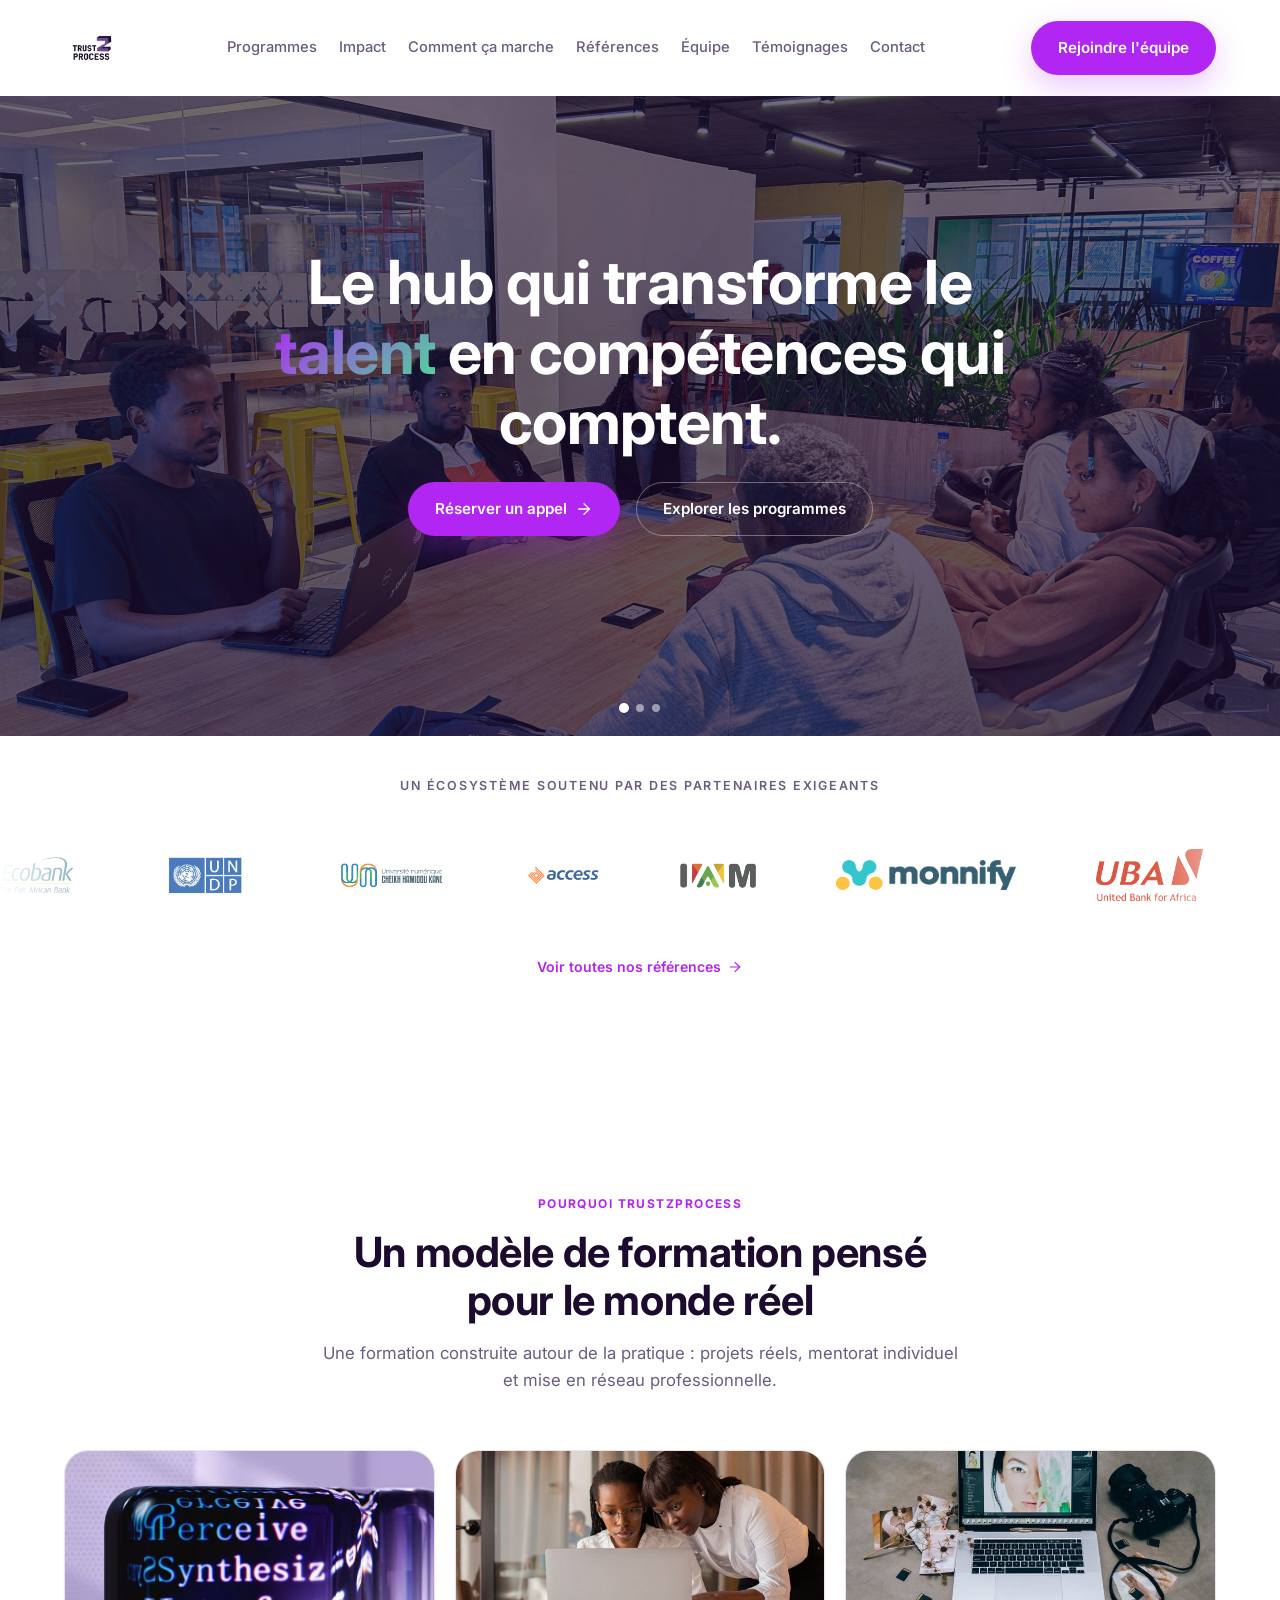
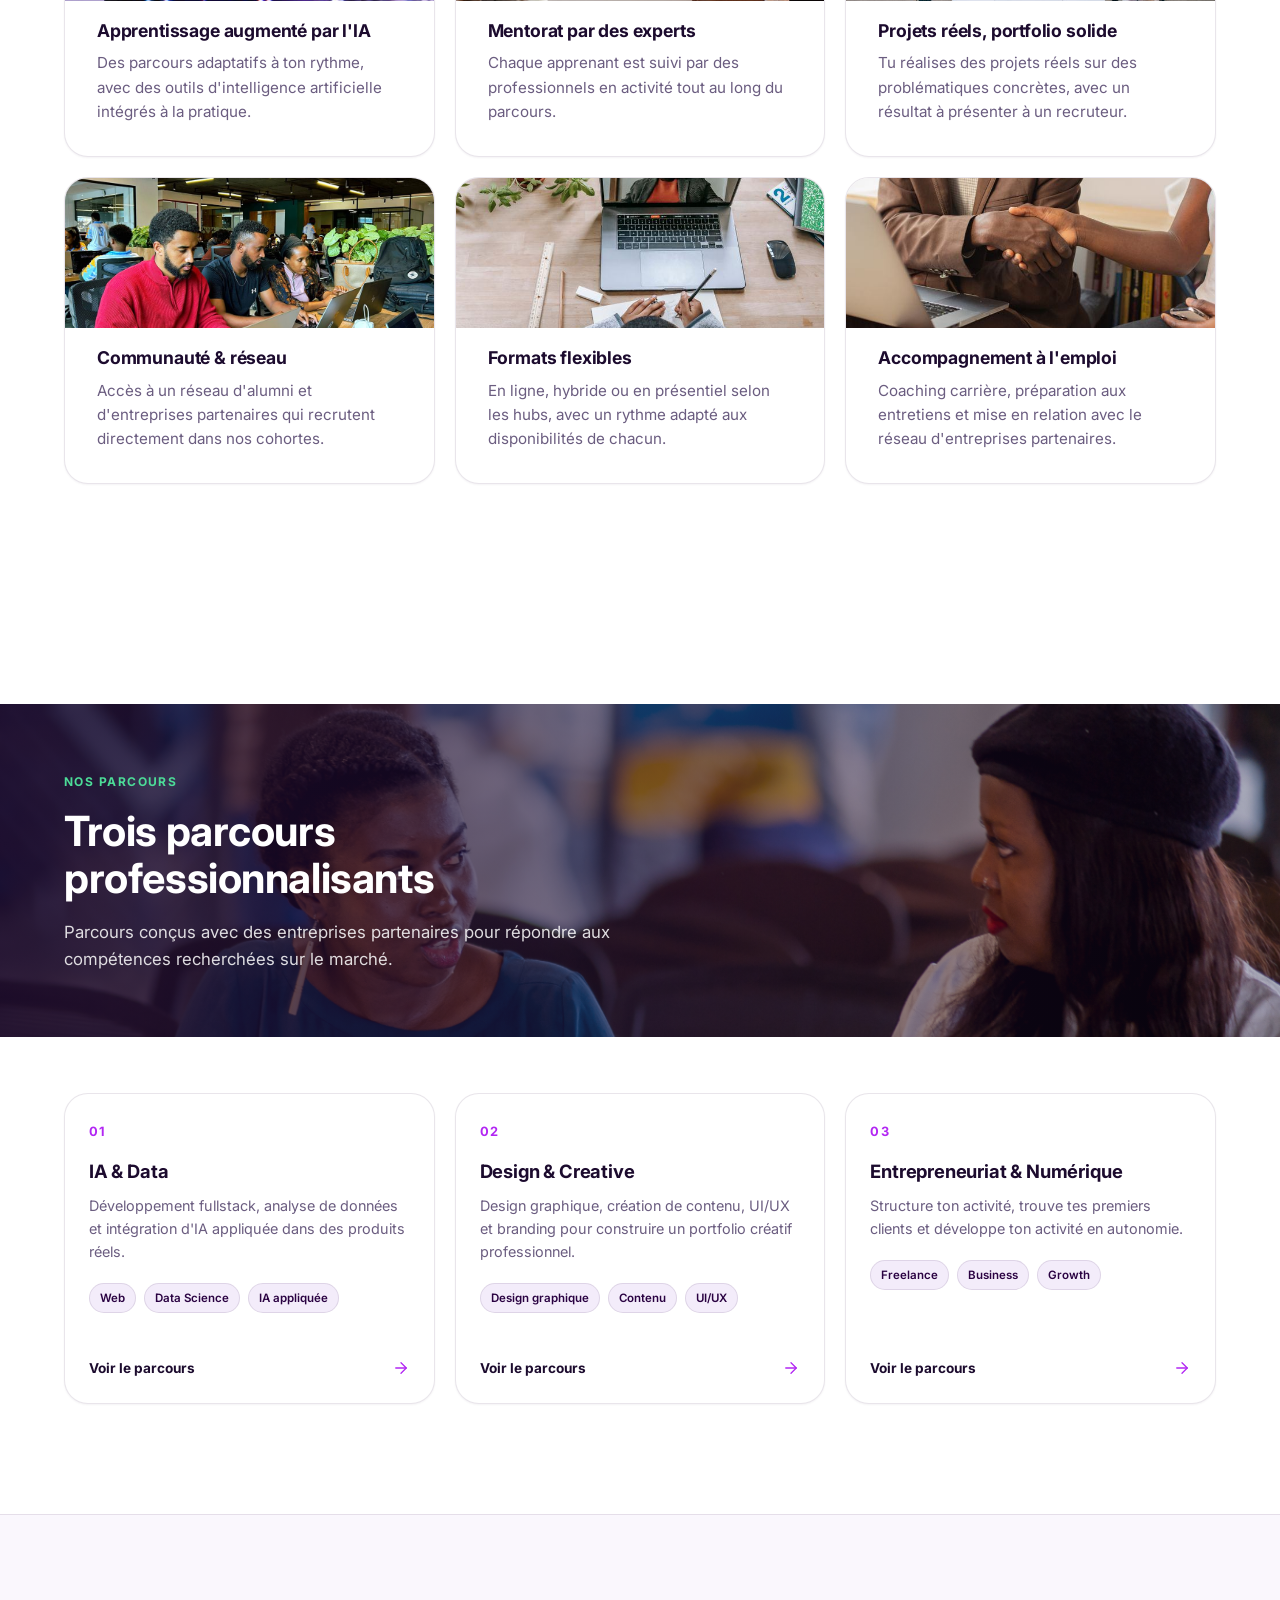
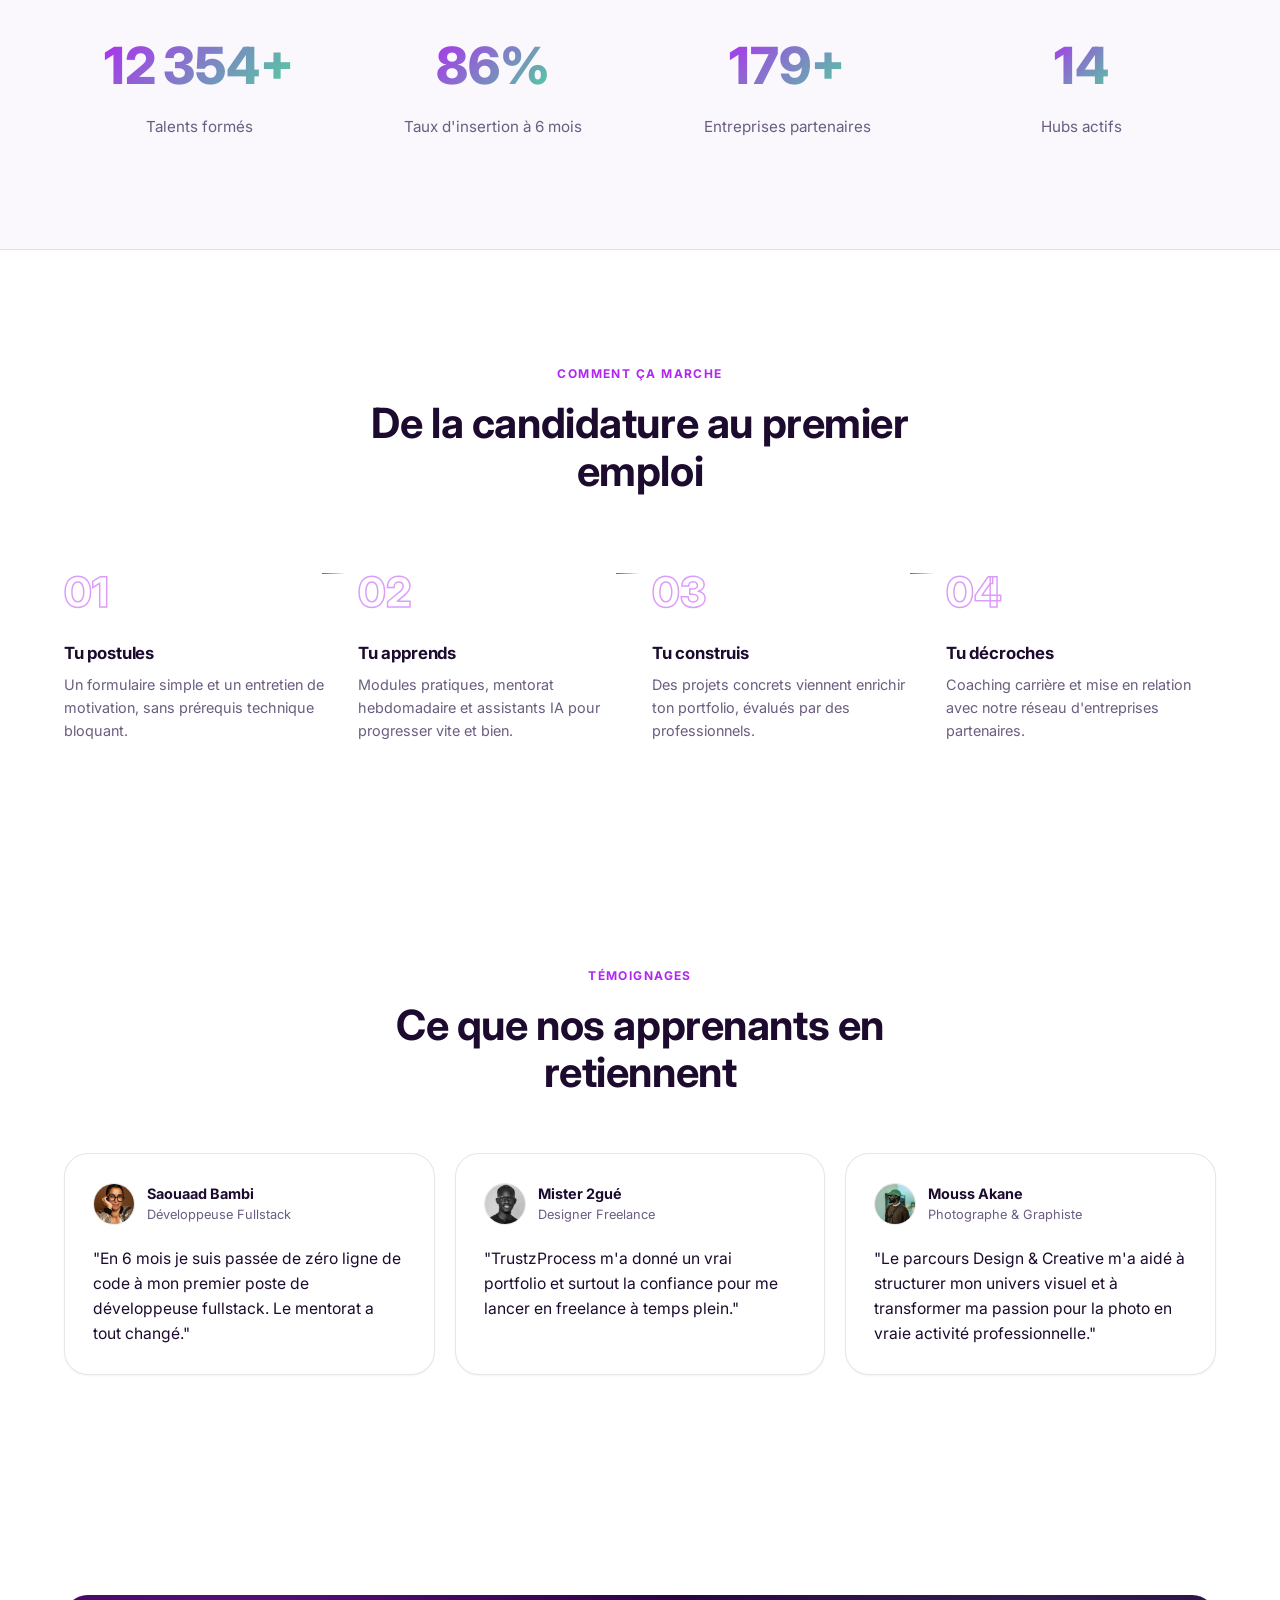
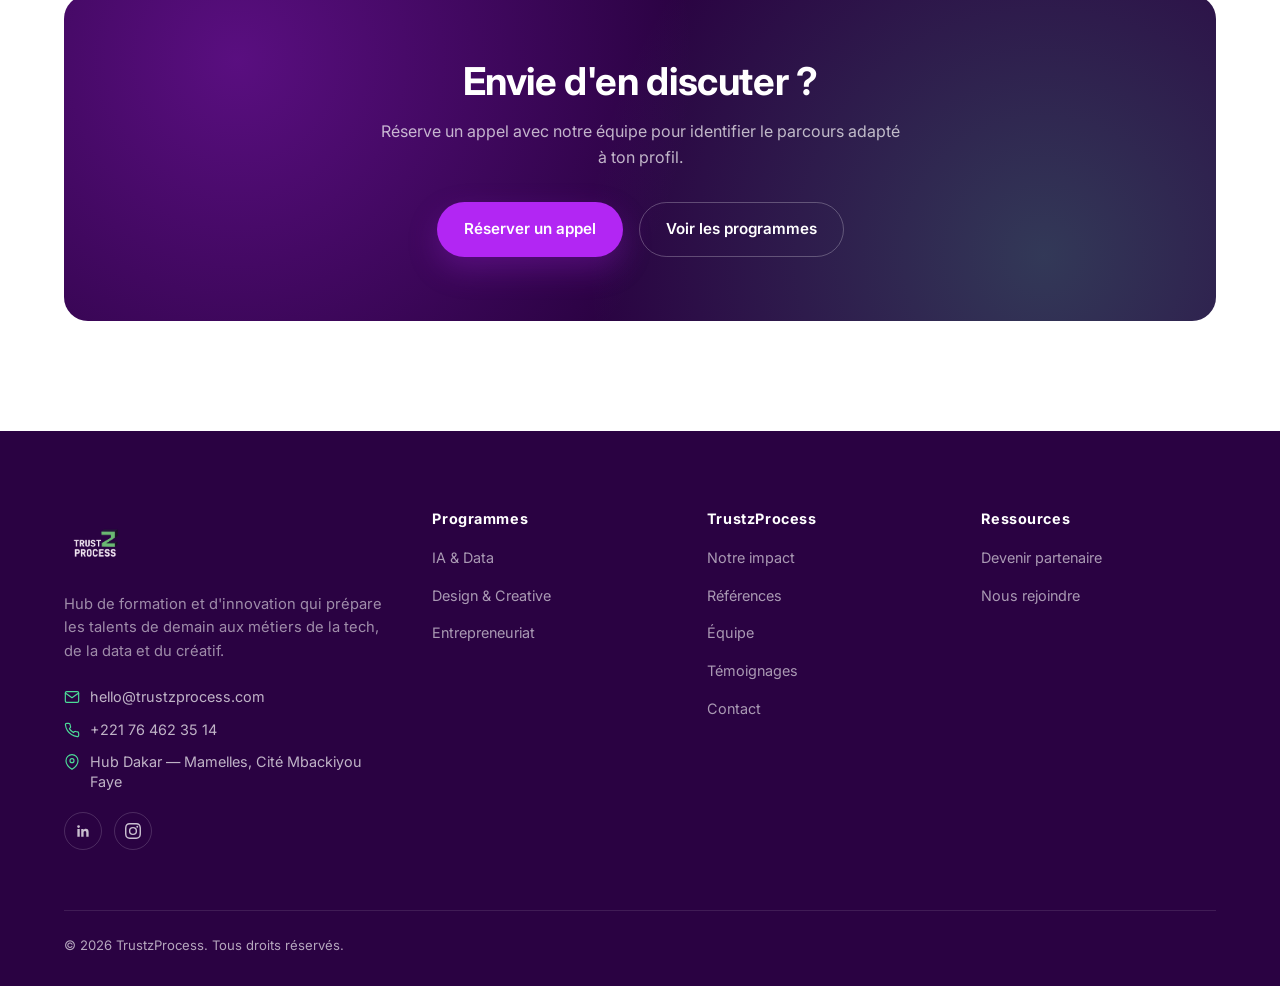
<file: index.html>
<!doctype html>
<html lang="fr">
<head>
<meta charset="UTF-8">
<meta name="viewport" content="width=device-width, initial-scale=1.0">
<title>TrustzProcess — Le hub qui transforme le talent en compétences qui comptent</title>
<meta name="description" content="TrustzProcess est un hub de formation qui prépare aux métiers de la tech, de la data, du design et de l'entrepreneuriat, à travers des parcours pratiques encadrés par des professionnels et intégrant des outils d'intelligence artificielle.">
<meta property="og:type" content="website">
<meta property="og:title" content="TrustzProcess — Le hub qui transforme le talent en compétences qui comptent">
<meta property="og:description" content="Hub de formation et d'innovation en tech, data, design et entrepreneuriat, avec mentorat par des experts et parcours pratiques.">
<meta property="og:image" content="assets/img/logo-light.png">
<meta name="twitter:card" content="summary_large_image">
<meta name="twitter:title" content="TrustzProcess — Le hub qui transforme le talent en compétences qui comptent">
<meta name="twitter:description" content="Hub de formation et d'innovation en tech, data, design et entrepreneuriat, avec mentorat par des experts et parcours pratiques.">
<meta name="twitter:image" content="assets/img/logo-light.png">
<link rel="icon" type="image/png" sizes="32x32" href="assets/img/favicon-32.png">
<link rel="apple-touch-icon" href="assets/img/favicon-180.png">
<link rel="preconnect" href="https://fonts.googleapis.com">
<link rel="preconnect" href="https://fonts.gstatic.com" crossorigin>
<link href="https://fonts.googleapis.com/css2?family=Inter:wght@400;500;600;700;800&display=swap" rel="stylesheet">
<link rel="stylesheet" href="assets/css/style.css">
</head>
<body>

<header class="site-header" id="siteHeader">
  <div class="container">
    <a href="#" class="logo">
      <img src="assets/img/logo-light.png" alt="TrustzProcess" class="logo-img">
    </a>

    <nav class="nav-links" id="navLinks">
      <a href="#programmes">Programmes</a>
      <a href="#impact">Impact</a>
      <a href="#parcours">Comment ça marche</a>
      <a href="references.html">Références</a>
      <a href="equipe.html">Équipe</a>
      <a href="#temoignages">Témoignages</a>
      <a href="contact.html">Contact</a>
    </nav>

    <div class="header-actions">
      <a href="equipe.html#contact" class="btn btn-primary">Rejoindre l'équipe</a>
      <button class="nav-toggle" id="navToggle" aria-label="Ouvrir le menu">
        <svg class="icon icon-menu" viewBox="0 0 24 24"><line x1="4" y1="7" x2="20" y2="7"/><line x1="4" y1="12" x2="20" y2="12"/><line x1="4" y1="17" x2="20" y2="17"/></svg>
        <svg class="icon icon-close" viewBox="0 0 24 24"><line x1="6" y1="6" x2="18" y2="18"/><line x1="18" y1="6" x2="6" y2="18"/></svg>
      </button>
    </div>
  </div>
</header>

<main>

  <!-- HEADER IMAGE SLIDER + HERO -->
  <section class="header-slider" id="headerSlider">
    <img class="slide active" src="assets/img/hub-photo-1.jpg" alt="Session de travail dans un hub TrustzProcess">
    <img class="slide" src="assets/img/hub-photo-2.jpg" alt="Échange dans un hub TrustzProcess">
    <img class="slide" src="assets/img/hub-photo-3.jpg" alt="Collaboration dans un hub TrustzProcess">
    <div class="slider-content">
      <div class="container">
        <h1>Le hub qui transforme le <span class="gradient-text">talent</span> en compétences qui comptent.</h1>
        <div class="hero-cta">
          <a href="#contact" class="btn btn-primary">Réserver un appel <svg class="icon" viewBox="0 0 24 24"><line x1="5" y1="12" x2="19" y2="12"/><polyline points="12 5 19 12 12 19"/></svg></a>
          <a href="#programmes" class="btn btn-ghost">Explorer les programmes</a>
        </div>
      </div>
    </div>
    <div class="slide-dots">
      <button class="active" aria-label="Image 1"></button>
      <button aria-label="Image 2"></button>
      <button aria-label="Image 3"></button>
    </div>
  </section>

  <!-- TRUST BAR -->
  <div class="trustbar">
    <div class="container">
      <p>Un écosystème soutenu par des partenaires exigeants</p>
    </div>
    <div class="logo-marquee">
      <div class="logo-track">
        <img class="logo-boost" src="assets/img/Reference/Ecobank_Logo_EN.png" alt="Ecobank">
        <img src="assets/img/Reference/Pnud.jpg" alt="PNUD">
        <img src="assets/img/Reference/Logo_UNCHK.webp" alt="UNCHK">
        <img class="logo-boost" src="assets/img/Reference/access_bank.png" alt="Access Bank">
        <img src="assets/img/Reference/LOGO-GROUPE-IAM.png" alt="Groupe IAM">
        <img src="assets/img/Reference/monnify.png" alt="Monnify">
        <img src="assets/img/Reference/united_bank_for_africa.png" alt="United Bank for Africa">
        <img src="assets/img/Reference/logo_short_fr.png" alt="CEA">
        <img class="logo-boost" src="assets/img/Reference/acad-mali.jpg" alt="ACAD-Mali">
        <img src="assets/img/Reference/ong-enfants-soleil-senegal.jpg" alt="ONG Enfants Soleil Sénégal">
        <img src="assets/img/Reference/ong-ogbl.png" alt="ONG OGBL">
        <img src="assets/img/Reference/comi.jpg" alt="COMI">
        <img src="assets/img/Reference/ministere-finance.png" alt="Ministère de l'Économie, des Finances et du Plan">
        <img src="assets/img/Reference/unicef.png" alt="UNICEF">
        <img src="assets/img/Reference/Ecovolt%20.png" alt="EcoVolt Technologies">
        <img class="logo-boost" src="assets/img/Reference/Ecobank_Logo_EN.png" alt="" aria-hidden="true">
        <img src="assets/img/Reference/Pnud.jpg" alt="" aria-hidden="true">
        <img src="assets/img/Reference/Logo_UNCHK.webp" alt="" aria-hidden="true">
        <img class="logo-boost" src="assets/img/Reference/access_bank.png" alt="" aria-hidden="true">
        <img src="assets/img/Reference/LOGO-GROUPE-IAM.png" alt="" aria-hidden="true">
        <img src="assets/img/Reference/monnify.png" alt="" aria-hidden="true">
        <img src="assets/img/Reference/united_bank_for_africa.png" alt="" aria-hidden="true">
        <img src="assets/img/Reference/logo_short_fr.png" alt="" aria-hidden="true">
        <img class="logo-boost" src="assets/img/Reference/acad-mali.jpg" alt="" aria-hidden="true">
        <img src="assets/img/Reference/ong-enfants-soleil-senegal.jpg" alt="" aria-hidden="true">
        <img src="assets/img/Reference/ong-ogbl.png" alt="" aria-hidden="true">
        <img src="assets/img/Reference/comi.jpg" alt="" aria-hidden="true">
        <img src="assets/img/Reference/ministere-finance.png" alt="" aria-hidden="true">
        <img src="assets/img/Reference/unicef.png" alt="" aria-hidden="true">
        <img src="assets/img/Reference/Ecovolt%20.png" alt="" aria-hidden="true">
      </div>
    </div>
    <div class="container">
      <a href="references.html" class="trustbar-link">Voir toutes nos références <svg class="icon" viewBox="0 0 24 24"><line x1="5" y1="12" x2="19" y2="12"/><polyline points="12 5 19 12 12 19"/></svg></a>
    </div>
  </div>

  <!-- WHY -->
  <section id="impact">
    <div class="container">
      <div class="section-head center">
        <span class="section-tag">Pourquoi TrustzProcess</span>
        <h2>Un modèle de formation pensé pour le monde réel</h2>
        <p>Une formation construite autour de la pratique : projets réels, mentorat individuel et mise en réseau professionnelle.</p>
      </div>

      <div class="feature-grid">
        <div class="feature-card feature-card--photo reveal">
          <img class="feature-photo" src="assets/img/pourquoi/apprentissage-ia.jpg" alt="Apprentissage augmenté par l'IA">
          <h3>Apprentissage augmenté par l'IA</h3>
          <p>Des parcours adaptatifs à ton rythme, avec des outils d'intelligence artificielle intégrés à la pratique.</p>
        </div>
        <div class="feature-card feature-card--photo reveal">
          <img class="feature-photo" src="assets/img/pourquoi/mentorat-experts.jpg" alt="Mentorat par des experts">
          <h3>Mentorat par des experts</h3>
          <p>Chaque apprenant est suivi par des professionnels en activité tout au long du parcours.</p>
        </div>
        <div class="feature-card feature-card--photo reveal">
          <img class="feature-photo" src="assets/img/pourquoi/projets-reels.jpg" alt="Projets réels, portfolio solide">
          <h3>Projets réels, portfolio solide</h3>
          <p>Tu réalises des projets réels sur des problématiques concrètes, avec un résultat à présenter à un recruteur.</p>
        </div>
        <div class="feature-card feature-card--photo reveal">
          <img class="feature-photo" src="assets/img/pourquoi/communaute-reseau.jpg" alt="Communauté et réseau">
          <h3>Communauté &amp; réseau</h3>
          <p>Accès à un réseau d'alumni et d'entreprises partenaires qui recrutent directement dans nos cohortes.</p>
        </div>
        <div class="feature-card feature-card--photo reveal">
          <img class="feature-photo" src="assets/img/pourquoi/formats-flexibles.jpg" alt="Formats flexibles">
          <h3>Formats flexibles</h3>
          <p>En ligne, hybride ou en présentiel selon les hubs, avec un rythme adapté aux disponibilités de chacun.</p>
        </div>
        <div class="feature-card feature-card--photo reveal">
          <img class="feature-photo" src="assets/img/pourquoi/accompagnement-emploi.jpg" alt="Accompagnement à l'emploi">
          <h3>Accompagnement à l'emploi</h3>
          <p>Coaching carrière, préparation aux entretiens et mise en relation avec le réseau d'entreprises partenaires.</p>
        </div>
      </div>
    </div>
  </section>

  <!-- PROGRAMS -->
  <section id="programmes">
    <div class="section-photo-banner" style="background-image:url('assets/img/parcours/programmes-banner.jpg');">
      <div class="container">
        <div class="section-head">
          <span class="section-tag">Nos parcours</span>
          <h2>Trois parcours professionnalisants</h2>
          <p>Parcours conçus avec des entreprises partenaires pour répondre aux compétences recherchées sur le marché.</p>
        </div>
      </div>
    </div>
    <div class="container">
      <div class="programs-grid">
        <a href="ia-data.html" class="program-card reveal">
          <span class="num">01</span>
          <h3>IA &amp; Data</h3>
          <p>Développement fullstack, analyse de données et intégration d'IA appliquée dans des produits réels.</p>
          <div class="tags"><span>Web</span><span>Data Science</span><span>IA appliquée</span></div>
          <div class="link-row"><span>Voir le parcours</span><svg class="icon" viewBox="0 0 24 24"><line x1="5" y1="12" x2="19" y2="12"/><polyline points="12 5 19 12 12 19"/></svg></div>
        </a>
        <a href="design-creatif.html" class="program-card reveal">
          <span class="num">02</span>
          <h3>Design &amp; Creative</h3>
          <p>Design graphique, création de contenu, UI/UX et branding pour construire un portfolio créatif professionnel.</p>
          <div class="tags"><span>Design graphique</span><span>Contenu</span><span>UI/UX</span></div>
          <div class="link-row"><span>Voir le parcours</span><svg class="icon" viewBox="0 0 24 24"><line x1="5" y1="12" x2="19" y2="12"/><polyline points="12 5 19 12 12 19"/></svg></div>
        </a>
        <a href="entrepreneuriat.html" class="program-card reveal">
          <span class="num">03</span>
          <h3>Entrepreneuriat &amp; Numérique</h3>
          <p>Structure ton activité, trouve tes premiers clients et développe ton activité en autonomie.</p>
          <div class="tags"><span>Freelance</span><span>Business</span><span>Growth</span></div>
          <div class="link-row"><span>Voir le parcours</span><svg class="icon" viewBox="0 0 24 24"><line x1="5" y1="12" x2="19" y2="12"/><polyline points="12 5 19 12 12 19"/></svg></div>
        </a>
      </div>
    </div>
  </section>

  <!-- STATS -->
  <section class="stats-section">
    <div class="container">
      <div class="stats-grid">
        <div class="reveal">
          <div class="stat-num" data-count="12400" data-suffix="+">0</div>
          <div class="stat-label">Talents formés</div>
        </div>
        <div class="reveal">
          <div class="stat-num" data-count="86" data-suffix="%">0</div>
          <div class="stat-label">Taux d'insertion à 6 mois</div>
        </div>
        <div class="reveal">
          <div class="stat-num" data-count="180" data-suffix="+">0</div>
          <div class="stat-label">Entreprises partenaires</div>
        </div>
        <div class="reveal">
          <div class="stat-num" data-count="14" data-suffix="">0</div>
          <div class="stat-label">Hubs actifs</div>
        </div>
      </div>
    </div>
  </section>

  <!-- HOW IT WORKS -->
  <section id="parcours">
    <div class="container">
      <div class="section-head center">
        <span class="section-tag">Comment ça marche</span>
        <h2>De la candidature au premier emploi</h2>
      </div>

      <div class="steps">
        <div class="step-card reveal">
          <span class="step-index">01</span>
          <h3>Tu postules</h3>
          <p>Un formulaire simple et un entretien de motivation, sans prérequis technique bloquant.</p>
        </div>
        <div class="step-card reveal">
          <span class="step-index">02</span>
          <h3>Tu apprends</h3>
          <p>Modules pratiques, mentorat hebdomadaire et assistants IA pour progresser vite et bien.</p>
        </div>
        <div class="step-card reveal">
          <span class="step-index">03</span>
          <h3>Tu construis</h3>
          <p>Des projets concrets viennent enrichir ton portfolio, évalués par des professionnels.</p>
        </div>
        <div class="step-card reveal">
          <span class="step-index">04</span>
          <h3>Tu décroches</h3>
          <p>Coaching carrière et mise en relation avec notre réseau d'entreprises partenaires.</p>
        </div>
      </div>
    </div>
  </section>

  <!-- TESTIMONIALS -->
  <section id="temoignages">
    <div class="container">
      <div class="section-head center">
        <span class="section-tag">Témoignages</span>
        <h2>Ce que nos apprenants en retiennent</h2>
      </div>

      <div class="testimonial-grid">
        <div class="testimonial-card reveal">
          <div class="person">
            <img class="avatar-photo" src="assets/img/saouaad_bambi.jpg" alt="Saouaad Bambi">
            <div>
              <div class="person-name">Saouaad Bambi</div>
              <div class="person-role">Développeuse Fullstack</div>
            </div>
          </div>
          <p class="quote">"En 6 mois je suis passée de zéro ligne de code à mon premier poste de développeuse fullstack. Le mentorat a tout changé."</p>
        </div>
        <div class="testimonial-card reveal">
          <div class="person">
            <img class="avatar-photo" src="assets/img/mister_2gue_.jpg" alt="Mister 2gué">
            <div>
              <div class="person-name">Mister 2gué</div>
              <div class="person-role">Designer Freelance</div>
            </div>
          </div>
          <p class="quote">"TrustzProcess m'a donné un vrai portfolio et surtout la confiance pour me lancer en freelance à temps plein."</p>
        </div>
        <div class="testimonial-card reveal">
          <div class="person">
            <img class="avatar-photo" src="assets/img/mouss_akane.jpg" alt="Mouss Akane">
            <div>
              <div class="person-name">Mouss Akane</div>
              <div class="person-role">Photographe &amp; Graphiste</div>
            </div>
          </div>
          <p class="quote">"Le parcours Design & Creative m'a aidé à structurer mon univers visuel et à transformer ma passion pour la photo en vraie activité professionnelle."</p>
        </div>
      </div>
    </div>
  </section>

  <!-- CTA -->
  <section id="contact">
    <div class="container">
      <div class="cta-banner reveal">
        <h2>Envie d'en discuter ?</h2>
        <p>Réserve un appel avec notre équipe pour identifier le parcours adapté à ton profil.</p>
        <div class="cta-actions">
          <a href="mailto:hello@trustzprocess.com" class="btn btn-primary">Réserver un appel</a>
          <a href="#programmes" class="btn btn-ghost">Voir les programmes</a>
        </div>
      </div>
    </div>
  </section>

</main>

<footer class="site-footer">
  <div class="container">
    <div class="footer-top">
      <div class="footer-about">
        <a href="#" class="logo">
          <img src="assets/img/logo-dark.png" alt="TrustzProcess" class="logo-img">
        </a>
        <p>Hub de formation et d'innovation qui prépare les talents de demain aux métiers de la tech, de la data et du créatif.</p>
        <div class="footer-contact">
          <a href="mailto:hello@trustzprocess.com"><svg class="icon" viewBox="0 0 24 24"><path d="M4 4h16c1.1 0 2 .9 2 2v12c0 1.1-.9 2-2 2H4c-1.1 0-2-.9-2-2V6c0-1.1.9-2 2-2z"/><polyline points="22 6 12 13 2 6"/></svg> hello@trustzprocess.com</a>
          <a href="tel:+221764623514"><svg class="icon" viewBox="0 0 24 24"><path d="M22 16.92v3a2 2 0 0 1-2.18 2 19.79 19.79 0 0 1-8.63-3.07 19.5 19.5 0 0 1-6-6 19.79 19.79 0 0 1-3.07-8.67A2 2 0 0 1 4.11 2h3a2 2 0 0 1 2 1.72c.127.96.361 1.903.7 2.81a2 2 0 0 1-.45 2.11L8.09 9.91a16 16 0 0 0 6 6l1.27-1.27a2 2 0 0 1 2.11-.45c.907.339 1.85.573 2.81.7A2 2 0 0 1 22 16.92z"/></svg> +221 76 462 35 14</a>
          <a href="https://www.google.com/maps/search/?api=1&query=Cit%C3%A9+Mbackiyou+Faye%2C+Mamelles%2C+Dakar%2C+S%C3%A9n%C3%A9gal" target="_blank" rel="noopener"><svg class="icon" viewBox="0 0 24 24"><path d="M21 10c0 7-9 13-9 13s-9-6-9-13a9 9 0 0 1 18 0z"/><circle cx="12" cy="10" r="3"/></svg> Hub Dakar — Mamelles, Cité Mbackiyou Faye</a>        </div>
        <div class="social-row">
          <a href="https://www.linkedin.com/company/trust-z-process-hub/" target="_blank" rel="noopener" aria-label="LinkedIn"><svg class="icon" viewBox="0 0 24 24"><path d="M20.447 20.452h-3.554v-5.569c0-1.328-.027-3.037-1.852-3.037-1.853 0-2.136 1.445-2.136 2.939v5.667H9.351V9h3.414v1.561h.046c.477-.9 1.637-1.85 3.37-1.85 3.601 0 4.267 2.37 4.267 5.455v6.286zM5.337 7.433a2.062 2.062 0 1 1 0-4.124 2.062 2.062 0 0 1 0 4.124zM7.119 20.452H3.554V9h3.565v11.452z"/></svg></a>
          <a href="https://instagram.com/trustzprocess_" target="_blank" rel="noopener" aria-label="Instagram"><svg class="icon" viewBox="0 0 24 24"><path d="M12 2.163c3.204 0 3.584.012 4.85.07 3.252.148 4.771 1.691 4.919 4.919.058 1.265.069 1.645.069 4.849 0 3.205-.012 3.584-.069 4.849-.149 3.225-1.664 4.771-4.919 4.919-1.266.058-1.644.07-4.85.07-3.204 0-3.584-.012-4.849-.07-3.26-.149-4.771-1.699-4.919-4.92-.058-1.265-.07-1.644-.07-4.849 0-3.204.012-3.583.07-4.849.149-3.227 1.664-4.771 4.919-4.919 1.266-.057 1.645-.069 4.849-.069zM12 0C8.741 0 8.332.014 7.052.072 2.695.272.273 2.69.073 7.052.014 8.332 0 8.741 0 12c0 3.259.014 3.668.072 4.948.2 4.358 2.618 6.78 6.98 6.98C8.332 23.986 8.741 24 12 24c3.259 0 3.668-.014 4.948-.072 4.354-.2 6.782-2.618 6.979-6.98.059-1.28.073-1.689.073-4.948 0-3.259-.014-3.667-.072-4.947-.196-4.354-2.617-6.78-6.979-6.98C15.668.014 15.259 0 12 0zm0 5.838a6.162 6.162 0 1 0 0 12.324 6.162 6.162 0 0 0 0-12.324zM12 16a4 4 0 1 1 0-8 4 4 0 0 1 0 8zm6.406-11.845a1.44 1.44 0 1 0 0 2.881 1.44 1.44 0 0 0 0-2.881z"/></svg></a>
        </div>
      </div>
      <div class="footer-col">
        <h4>Programmes</h4>
        <ul>
          <li><a href="ia-data.html">IA &amp; Data</a></li>
          <li><a href="design-creatif.html">Design &amp; Creative</a></li>
          <li><a href="entrepreneuriat.html">Entrepreneuriat</a></li>
        </ul>
      </div>
      <div class="footer-col">
        <h4>TrustzProcess</h4>
        <ul>
          <li><a href="#impact">Notre impact</a></li>
          <li><a href="references.html">Références</a></li>
          <li><a href="equipe.html">Équipe</a></li>
          <li><a href="#temoignages">Témoignages</a></li>
          <li><a href="contact.html">Contact</a></li>
        </ul>
      </div>
      <div class="footer-col">
        <h4>Ressources</h4>
        <ul>
          <li><a href="references.html#devenir-partenaire">Devenir partenaire</a></li>
          <li><a href="equipe.html#contact">Nous rejoindre</a></li>
        </ul>
      </div>
    </div>
    <div class="footer-bottom">
      <span>© 2026 TrustzProcess. Tous droits réservés.</span>
    </div>
  </div>
</footer>

<nav class="bottom-nav" aria-label="Navigation rapide">
  <a href="index.html"><svg class="icon" viewBox="0 0 24 24"><path d="M3 9l9-7 9 7v11a2 2 0 0 1-2 2H5a2 2 0 0 1-2-2z"/><polyline points="9 22 9 12 15 12 15 22"/></svg><span>Accueil</span></a>
  <a href="index.html#programmes"><svg class="icon" viewBox="0 0 24 24"><rect x="3" y="3" width="7" height="7"/><rect x="14" y="3" width="7" height="7"/><rect x="3" y="14" width="7" height="7"/><rect x="14" y="14" width="7" height="7"/></svg><span>Programmes</span></a>
  <a href="references.html"><svg class="icon" viewBox="0 0 24 24"><path d="M17 21v-2a4 4 0 0 0-4-4H5a4 4 0 0 0-4 4v2"/><circle cx="9" cy="7" r="4"/><path d="M23 21v-2a4 4 0 0 0-3-3.87"/><path d="M16 3.13a4 4 0 0 1 0 7.75"/></svg><span>Références</span></a>
  <a href="equipe.html"><svg class="icon" viewBox="0 0 24 24"><path d="M20 21v-2a4 4 0 0 0-4-4H8a4 4 0 0 0-4 4v2"/><circle cx="12" cy="7" r="4"/></svg><span>Équipe</span></a>
  <a href="contact.html"><svg class="icon" viewBox="0 0 24 24"><path d="M4 4h16c1.1 0 2 .9 2 2v12c0 1.1-.9 2-2 2H4c-1.1 0-2-.9-2-2V6c0-1.1.9-2 2-2z"/><polyline points="22 6 12 13 2 6"/></svg><span>Contact</span></a>
</nav>

<button id="backToTop" class="back-to-top" aria-label="Retour en haut"><svg class="icon" viewBox="0 0 24 24"><line x1="12" y1="19" x2="12" y2="5"/><polyline points="5 12 12 5 19 12"/></svg></button>

<script src="assets/js/main.js"></script>
</body>
</html>
</file>
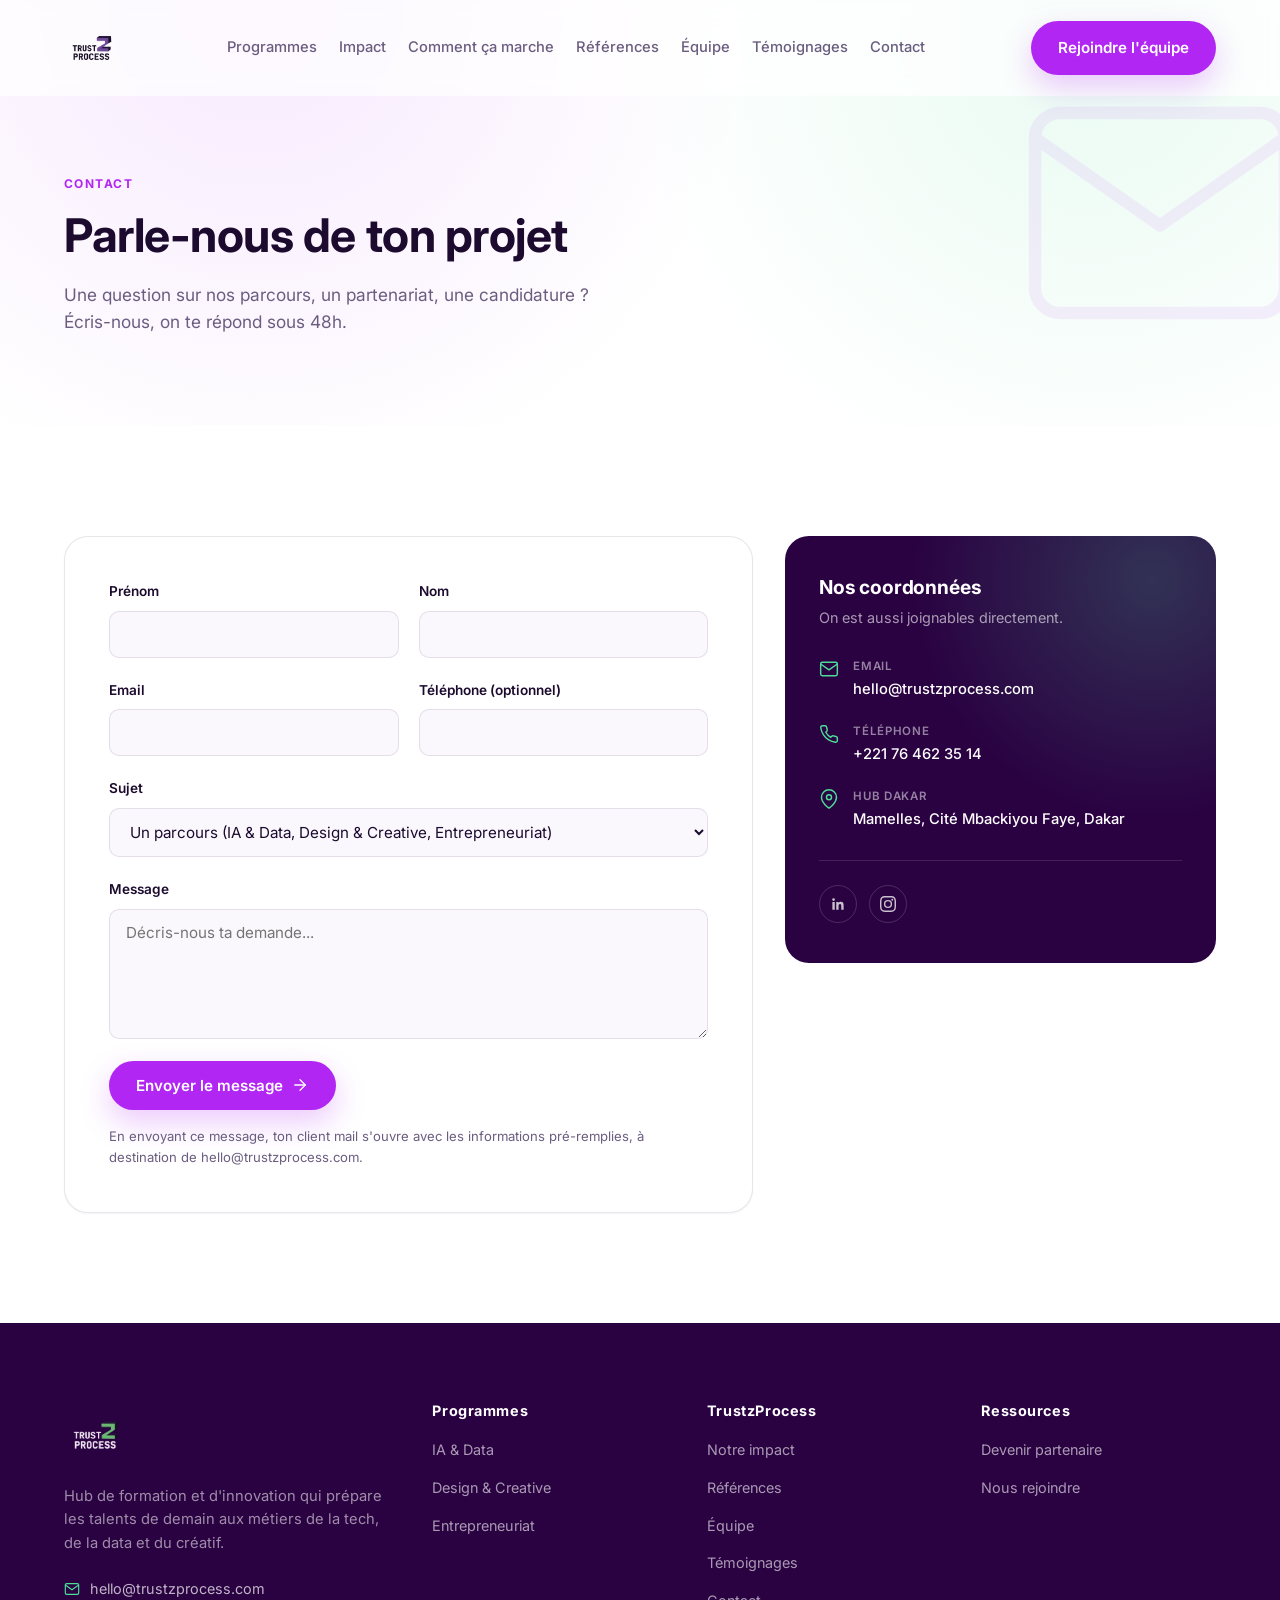
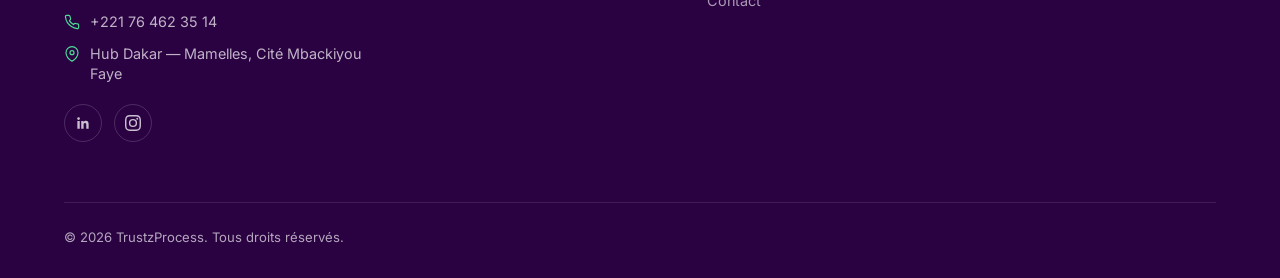
<file: contact.html>
<!doctype html>
<html lang="fr">
<head>
<meta charset="UTF-8">
<meta name="viewport" content="width=device-width, initial-scale=1.0">
<title>Contact — TrustzProcess</title>
<meta name="description" content="Une question sur nos parcours, un partenariat ou une candidature ? Écrivez à l'équipe TrustzProcess, basée à Dakar.">
<meta property="og:type" content="website">
<meta property="og:title" content="Contact — TrustzProcess">
<meta property="og:description" content="Une question sur nos parcours, un partenariat ou une candidature ? Écrivez à l'équipe TrustzProcess.">
<meta property="og:image" content="assets/img/logo-light.png">
<meta name="twitter:card" content="summary_large_image">
<meta name="twitter:title" content="Contact — TrustzProcess">
<meta name="twitter:description" content="Une question sur nos parcours, un partenariat ou une candidature ? Écrivez à l'équipe TrustzProcess.">
<meta name="twitter:image" content="assets/img/logo-light.png">
<link rel="icon" type="image/png" sizes="32x32" href="assets/img/favicon-32.png">
<link rel="apple-touch-icon" href="assets/img/favicon-180.png">
<link rel="preconnect" href="https://fonts.googleapis.com">
<link rel="preconnect" href="https://fonts.gstatic.com" crossorigin>
<link href="https://fonts.googleapis.com/css2?family=Inter:wght@400;500;600;700;800&display=swap" rel="stylesheet">
<link rel="stylesheet" href="assets/css/style.css">
</head>
<body>

<header class="site-header" id="siteHeader">
  <div class="container">
    <a href="index.html" class="logo">
      <img src="assets/img/logo-light.png" alt="TrustzProcess" class="logo-img">
    </a>

    <nav class="nav-links" id="navLinks">
      <a href="index.html#programmes">Programmes</a>
      <a href="index.html#impact">Impact</a>
      <a href="index.html#parcours">Comment ça marche</a>
      <a href="references.html">Références</a>
      <a href="equipe.html">Équipe</a>
      <a href="index.html#temoignages">Témoignages</a>
      <a href="contact.html">Contact</a>
    </nav>

    <div class="header-actions">
      <a href="equipe.html#contact" class="btn btn-primary">Rejoindre l'équipe</a>
      <button class="nav-toggle" id="navToggle" aria-label="Ouvrir le menu">
        <svg class="icon icon-menu" viewBox="0 0 24 24"><line x1="4" y1="7" x2="20" y2="7"/><line x1="4" y1="12" x2="20" y2="12"/><line x1="4" y1="17" x2="20" y2="17"/></svg>
        <svg class="icon icon-close" viewBox="0 0 24 24"><line x1="6" y1="6" x2="18" y2="18"/><line x1="18" y1="6" x2="6" y2="18"/></svg>
      </button>
    </div>
  </div>
</header>

<main>

  <!-- PAGE HERO -->
  <section class="page-hero">
    <svg class="hero-watermark" viewBox="0 0 24 24"><path d="M4 4h16c1.1 0 2 .9 2 2v12c0 1.1-.9 2-2 2H4c-1.1 0-2-.9-2-2V6c0-1.1.9-2 2-2z"/><polyline points="22 6 12 13 2 6"/></svg>
    <div class="container">
      <span class="section-tag">Contact</span>
      <h1>Parle-nous de ton projet</h1>
      <p>Une question sur nos parcours, un partenariat, une candidature ? Écris-nous, on te répond sous 48h.</p>
    </div>
  </section>

  <!-- CONTACT FORM -->
  <section>
    <div class="container">
      <div class="contact-layout">

        <div class="contact-form-card reveal">
          <div class="form-success" id="formSuccess">
            <svg class="icon" viewBox="0 0 24 24"><path d="M22 11.08V12a10 10 0 1 1-5.93-9.14"/><polyline points="22 4 12 14.01 9 11.01"/></svg>
            <span>Ton client mail va s'ouvrir avec le message pré-rempli. Il ne te reste qu'à l'envoyer.</span>
          </div>

          <form id="contactForm">
            <div class="form-row">
              <div class="form-group">
                <label for="firstName">Prénom</label>
                <input type="text" id="firstName" name="firstName" required>
              </div>
              <div class="form-group">
                <label for="lastName">Nom</label>
                <input type="text" id="lastName" name="lastName" required>
              </div>
            </div>

            <div class="form-row">
              <div class="form-group">
                <label for="email">Email</label>
                <input type="email" id="email" name="email" required>
              </div>
              <div class="form-group">
                <label for="phone">Téléphone (optionnel)</label>
                <input type="tel" id="phone" name="phone">
              </div>
            </div>

            <div class="form-group">
              <label for="subject">Sujet</label>
              <select id="subject" name="subject" required>
                <option value="parcours">Un parcours (IA & Data, Design & Creative, Entrepreneuriat)</option>
                <option value="partenariat">Devenir partenaire</option>
                <option value="candidature">Rejoindre l'équipe</option>
                <option value="presse">Presse & médias</option>
                <option value="autre">Autre</option>
              </select>
            </div>

            <div class="form-group">
              <label for="message">Message</label>
              <textarea id="message" name="message" required placeholder="Décris-nous ta demande..."></textarea>
            </div>

            <button type="submit" class="btn btn-primary">
              Envoyer le message
              <svg class="icon" viewBox="0 0 24 24"><line x1="5" y1="12" x2="19" y2="12"/><polyline points="12 5 19 12 12 19"/></svg>
            </button>
            <p class="form-note">En envoyant ce message, ton client mail s'ouvre avec les informations pré-remplies, à destination de hello@trustzprocess.com.</p>
          </form>
        </div>

        <div class="contact-info-card reveal">
          <h3>Nos coordonnées</h3>
          <p>On est aussi joignables directement.</p>
          <div class="contact-info-list">
            <div class="contact-info-item">
              <svg class="icon" viewBox="0 0 24 24"><path d="M4 4h16c1.1 0 2 .9 2 2v12c0 1.1-.9 2-2 2H4c-1.1 0-2-.9-2-2V6c0-1.1.9-2 2-2z"/><polyline points="22 6 12 13 2 6"/></svg>
              <div>
                <span>Email</span>
                <a href="mailto:hello@trustzprocess.com">hello@trustzprocess.com</a>
              </div>
            </div>
            <div class="contact-info-item">
              <svg class="icon" viewBox="0 0 24 24"><path d="M22 16.92v3a2 2 0 0 1-2.18 2 19.79 19.79 0 0 1-8.63-3.07 19.5 19.5 0 0 1-6-6 19.79 19.79 0 0 1-3.07-8.67A2 2 0 0 1 4.11 2h3a2 2 0 0 1 2 1.72c.127.96.361 1.903.7 2.81a2 2 0 0 1-.45 2.11L8.09 9.91a16 16 0 0 0 6 6l1.27-1.27a2 2 0 0 1 2.11-.45c.907.339 1.85.573 2.81.7A2 2 0 0 1 22 16.92z"/></svg>
              <div>
                <span>Téléphone</span>
                <a href="tel:+221764623514">+221 76 462 35 14</a>
              </div>
            </div>
            <div class="contact-info-item">
              <svg class="icon" viewBox="0 0 24 24"><path d="M21 10c0 7-9 13-9 13s-9-6-9-13a9 9 0 0 1 18 0z"/><circle cx="12" cy="10" r="3"/></svg>
              <div>
                <span>Hub Dakar</span>
                <a href="https://www.google.com/maps/search/?api=1&query=Cit%C3%A9+Mbackiyou+Faye%2C+Mamelles%2C+Dakar%2C+S%C3%A9n%C3%A9gal" target="_blank" rel="noopener">Mamelles, Cité Mbackiyou Faye, Dakar</a>
              </div>
            </div>
          </div>
          <div class="social-row">
            <a href="https://www.linkedin.com/company/trust-z-process-hub/" target="_blank" rel="noopener" aria-label="LinkedIn"><svg class="icon" viewBox="0 0 24 24"><path d="M20.447 20.452h-3.554v-5.569c0-1.328-.027-3.037-1.852-3.037-1.853 0-2.136 1.445-2.136 2.939v5.667H9.351V9h3.414v1.561h.046c.477-.9 1.637-1.85 3.37-1.85 3.601 0 4.267 2.37 4.267 5.455v6.286zM5.337 7.433a2.062 2.062 0 1 1 0-4.124 2.062 2.062 0 0 1 0 4.124zM7.119 20.452H3.554V9h3.565v11.452z"/></svg></a>
            <a href="https://instagram.com/trustzprocess_" target="_blank" rel="noopener" aria-label="Instagram"><svg class="icon" viewBox="0 0 24 24"><path d="M12 2.163c3.204 0 3.584.012 4.85.07 3.252.148 4.771 1.691 4.919 4.919.058 1.265.069 1.645.069 4.849 0 3.205-.012 3.584-.069 4.849-.149 3.225-1.664 4.771-4.919 4.919-1.266.058-1.644.07-4.85.07-3.204 0-3.584-.012-4.849-.07-3.26-.149-4.771-1.699-4.919-4.92-.058-1.265-.07-1.644-.07-4.849 0-3.204.012-3.583.07-4.849.149-3.227 1.664-4.771 4.919-4.919 1.266-.057 1.645-.069 4.849-.069zM12 0C8.741 0 8.332.014 7.052.072 2.695.272.273 2.69.073 7.052.014 8.332 0 8.741 0 12c0 3.259.014 3.668.072 4.948.2 4.358 2.618 6.78 6.98 6.98C8.332 23.986 8.741 24 12 24c3.259 0 3.668-.014 4.948-.072 4.354-.2 6.782-2.618 6.979-6.98.059-1.28.073-1.689.073-4.948 0-3.259-.014-3.667-.072-4.947-.196-4.354-2.617-6.78-6.979-6.98C15.668.014 15.259 0 12 0zm0 5.838a6.162 6.162 0 1 0 0 12.324 6.162 6.162 0 0 0 0-12.324zM12 16a4 4 0 1 1 0-8 4 4 0 0 1 0 8zm6.406-11.845a1.44 1.44 0 1 0 0 2.881 1.44 1.44 0 0 0 0-2.881z"/></svg></a>
          </div>
        </div>

      </div>
    </div>
  </section>

</main>

<footer class="site-footer">
  <div class="container">
    <div class="footer-top">
      <div class="footer-about">
        <a href="index.html" class="logo">
          <img src="assets/img/logo-dark.png" alt="TrustzProcess" class="logo-img">
        </a>
        <p>Hub de formation et d'innovation qui prépare les talents de demain aux métiers de la tech, de la data et du créatif.</p>
        <div class="footer-contact">
          <a href="mailto:hello@trustzprocess.com"><svg class="icon" viewBox="0 0 24 24"><path d="M4 4h16c1.1 0 2 .9 2 2v12c0 1.1-.9 2-2 2H4c-1.1 0-2-.9-2-2V6c0-1.1.9-2 2-2z"/><polyline points="22 6 12 13 2 6"/></svg> hello@trustzprocess.com</a>
          <a href="tel:+221764623514"><svg class="icon" viewBox="0 0 24 24"><path d="M22 16.92v3a2 2 0 0 1-2.18 2 19.79 19.79 0 0 1-8.63-3.07 19.5 19.5 0 0 1-6-6 19.79 19.79 0 0 1-3.07-8.67A2 2 0 0 1 4.11 2h3a2 2 0 0 1 2 1.72c.127.96.361 1.903.7 2.81a2 2 0 0 1-.45 2.11L8.09 9.91a16 16 0 0 0 6 6l1.27-1.27a2 2 0 0 1 2.11-.45c.907.339 1.85.573 2.81.7A2 2 0 0 1 22 16.92z"/></svg> +221 76 462 35 14</a>
          <a href="https://www.google.com/maps/search/?api=1&query=Cit%C3%A9+Mbackiyou+Faye%2C+Mamelles%2C+Dakar%2C+S%C3%A9n%C3%A9gal" target="_blank" rel="noopener"><svg class="icon" viewBox="0 0 24 24"><path d="M21 10c0 7-9 13-9 13s-9-6-9-13a9 9 0 0 1 18 0z"/><circle cx="12" cy="10" r="3"/></svg> Hub Dakar — Mamelles, Cité Mbackiyou Faye</a>        </div>
        <div class="social-row">
          <a href="https://www.linkedin.com/company/trust-z-process-hub/" target="_blank" rel="noopener" aria-label="LinkedIn"><svg class="icon" viewBox="0 0 24 24"><path d="M20.447 20.452h-3.554v-5.569c0-1.328-.027-3.037-1.852-3.037-1.853 0-2.136 1.445-2.136 2.939v5.667H9.351V9h3.414v1.561h.046c.477-.9 1.637-1.85 3.37-1.85 3.601 0 4.267 2.37 4.267 5.455v6.286zM5.337 7.433a2.062 2.062 0 1 1 0-4.124 2.062 2.062 0 0 1 0 4.124zM7.119 20.452H3.554V9h3.565v11.452z"/></svg></a>
          <a href="https://instagram.com/trustzprocess_" target="_blank" rel="noopener" aria-label="Instagram"><svg class="icon" viewBox="0 0 24 24"><path d="M12 2.163c3.204 0 3.584.012 4.85.07 3.252.148 4.771 1.691 4.919 4.919.058 1.265.069 1.645.069 4.849 0 3.205-.012 3.584-.069 4.849-.149 3.225-1.664 4.771-4.919 4.919-1.266.058-1.644.07-4.85.07-3.204 0-3.584-.012-4.849-.07-3.26-.149-4.771-1.699-4.919-4.92-.058-1.265-.07-1.644-.07-4.849 0-3.204.012-3.583.07-4.849.149-3.227 1.664-4.771 4.919-4.919 1.266-.057 1.645-.069 4.849-.069zM12 0C8.741 0 8.332.014 7.052.072 2.695.272.273 2.69.073 7.052.014 8.332 0 8.741 0 12c0 3.259.014 3.668.072 4.948.2 4.358 2.618 6.78 6.98 6.98C8.332 23.986 8.741 24 12 24c3.259 0 3.668-.014 4.948-.072 4.354-.2 6.782-2.618 6.979-6.98.059-1.28.073-1.689.073-4.948 0-3.259-.014-3.667-.072-4.947-.196-4.354-2.617-6.78-6.979-6.98C15.668.014 15.259 0 12 0zm0 5.838a6.162 6.162 0 1 0 0 12.324 6.162 6.162 0 0 0 0-12.324zM12 16a4 4 0 1 1 0-8 4 4 0 0 1 0 8zm6.406-11.845a1.44 1.44 0 1 0 0 2.881 1.44 1.44 0 0 0 0-2.881z"/></svg></a>
        </div>
      </div>
      <div class="footer-col">
        <h4>Programmes</h4>
        <ul>
          <li><a href="ia-data.html">IA &amp; Data</a></li>
          <li><a href="design-creatif.html">Design &amp; Creative</a></li>
          <li><a href="entrepreneuriat.html">Entrepreneuriat</a></li>
        </ul>
      </div>
      <div class="footer-col">
        <h4>TrustzProcess</h4>
        <ul>
          <li><a href="index.html#impact">Notre impact</a></li>
          <li><a href="references.html">Références</a></li>
          <li><a href="equipe.html">Équipe</a></li>
          <li><a href="index.html#temoignages">Témoignages</a></li>
          <li><a href="contact.html">Contact</a></li>
        </ul>
      </div>
      <div class="footer-col">
        <h4>Ressources</h4>
        <ul>
          <li><a href="references.html#devenir-partenaire">Devenir partenaire</a></li>
          <li><a href="equipe.html#contact">Nous rejoindre</a></li>
        </ul>
      </div>
    </div>
    <div class="footer-bottom">
      <span>© 2026 TrustzProcess. Tous droits réservés.</span>
    </div>
  </div>
</footer>

<nav class="bottom-nav" aria-label="Navigation rapide">
  <a href="index.html"><svg class="icon" viewBox="0 0 24 24"><path d="M3 9l9-7 9 7v11a2 2 0 0 1-2 2H5a2 2 0 0 1-2-2z"/><polyline points="9 22 9 12 15 12 15 22"/></svg><span>Accueil</span></a>
  <a href="index.html#programmes"><svg class="icon" viewBox="0 0 24 24"><rect x="3" y="3" width="7" height="7"/><rect x="14" y="3" width="7" height="7"/><rect x="3" y="14" width="7" height="7"/><rect x="14" y="14" width="7" height="7"/></svg><span>Programmes</span></a>
  <a href="references.html"><svg class="icon" viewBox="0 0 24 24"><path d="M17 21v-2a4 4 0 0 0-4-4H5a4 4 0 0 0-4 4v2"/><circle cx="9" cy="7" r="4"/><path d="M23 21v-2a4 4 0 0 0-3-3.87"/><path d="M16 3.13a4 4 0 0 1 0 7.75"/></svg><span>Références</span></a>
  <a href="equipe.html"><svg class="icon" viewBox="0 0 24 24"><path d="M20 21v-2a4 4 0 0 0-4-4H8a4 4 0 0 0-4 4v2"/><circle cx="12" cy="7" r="4"/></svg><span>Équipe</span></a>
  <a href="contact.html"><svg class="icon" viewBox="0 0 24 24"><path d="M4 4h16c1.1 0 2 .9 2 2v12c0 1.1-.9 2-2 2H4c-1.1 0-2-.9-2-2V6c0-1.1.9-2 2-2z"/><polyline points="22 6 12 13 2 6"/></svg><span>Contact</span></a>
</nav>

<button id="backToTop" class="back-to-top" aria-label="Retour en haut"><svg class="icon" viewBox="0 0 24 24"><line x1="12" y1="19" x2="12" y2="5"/><polyline points="5 12 12 5 19 12"/></svg></button>

<script src="assets/js/main.js"></script>
</body>
</html>
</file>
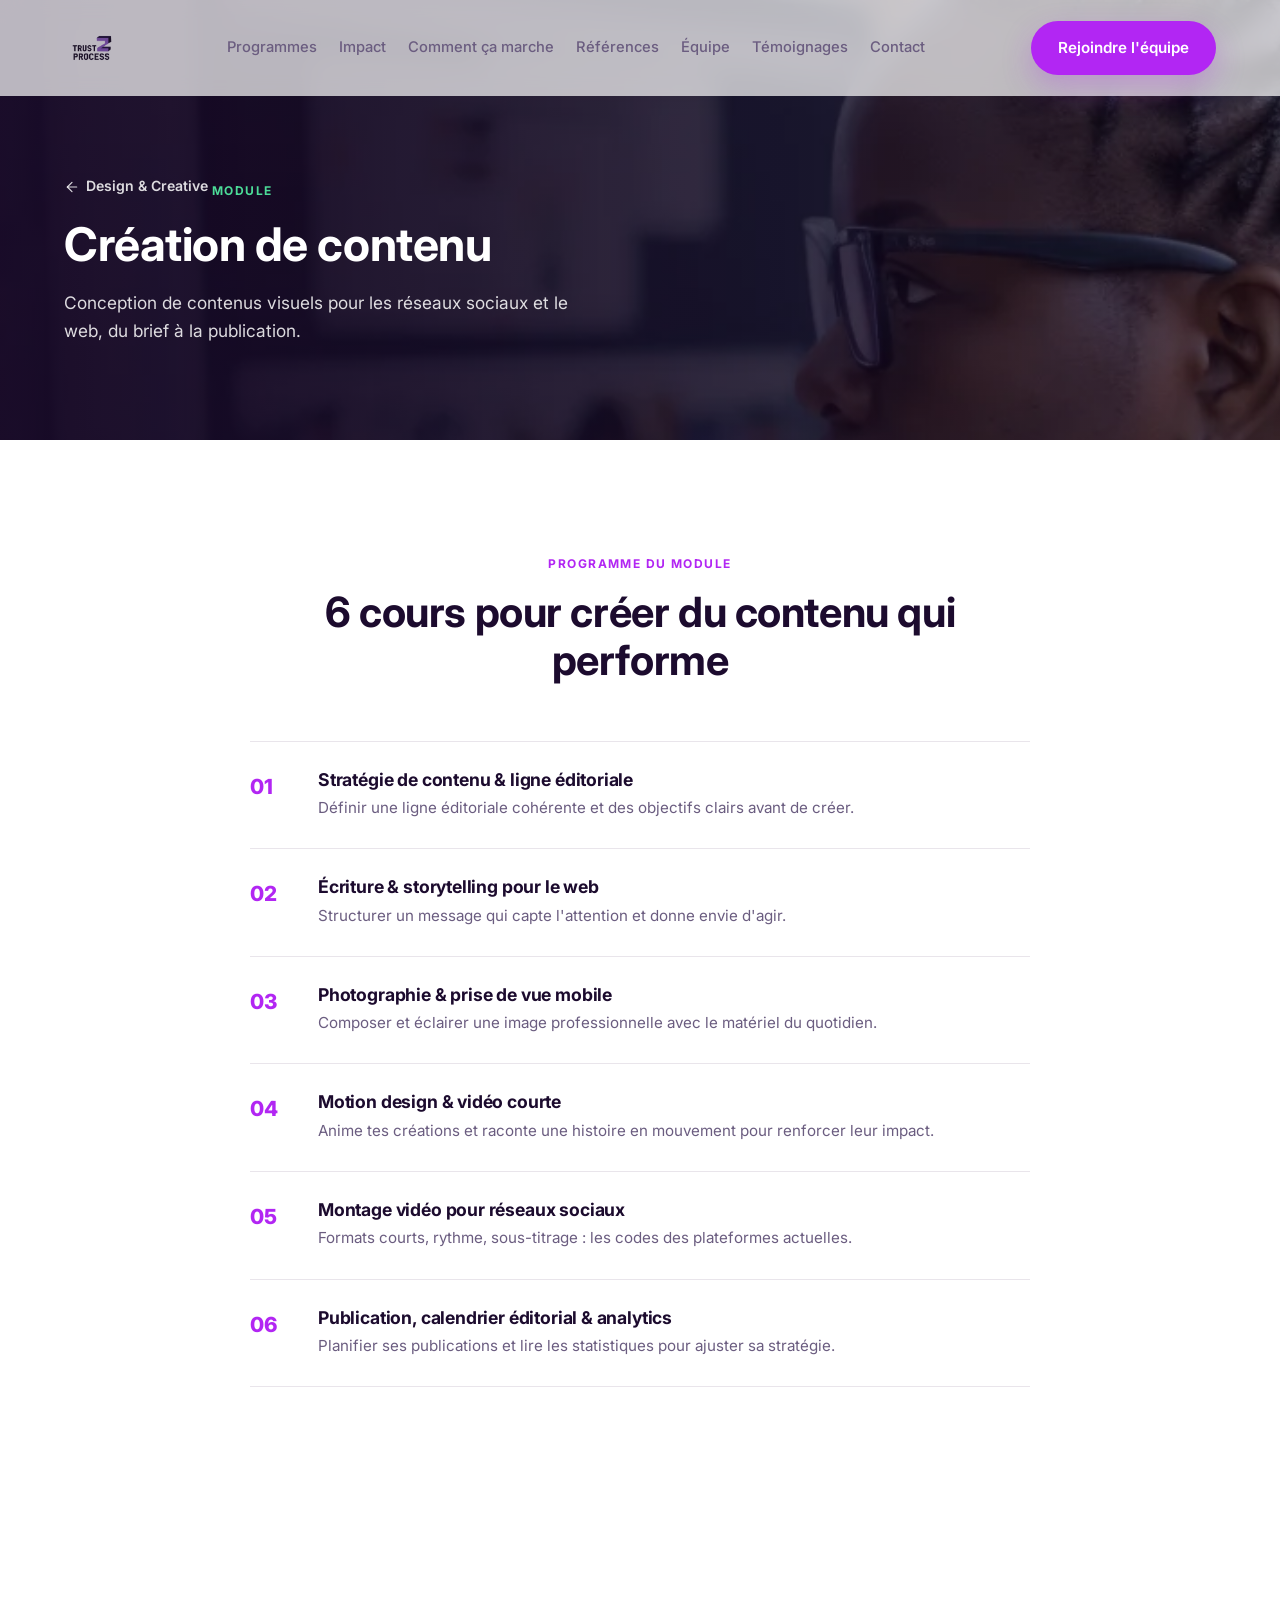
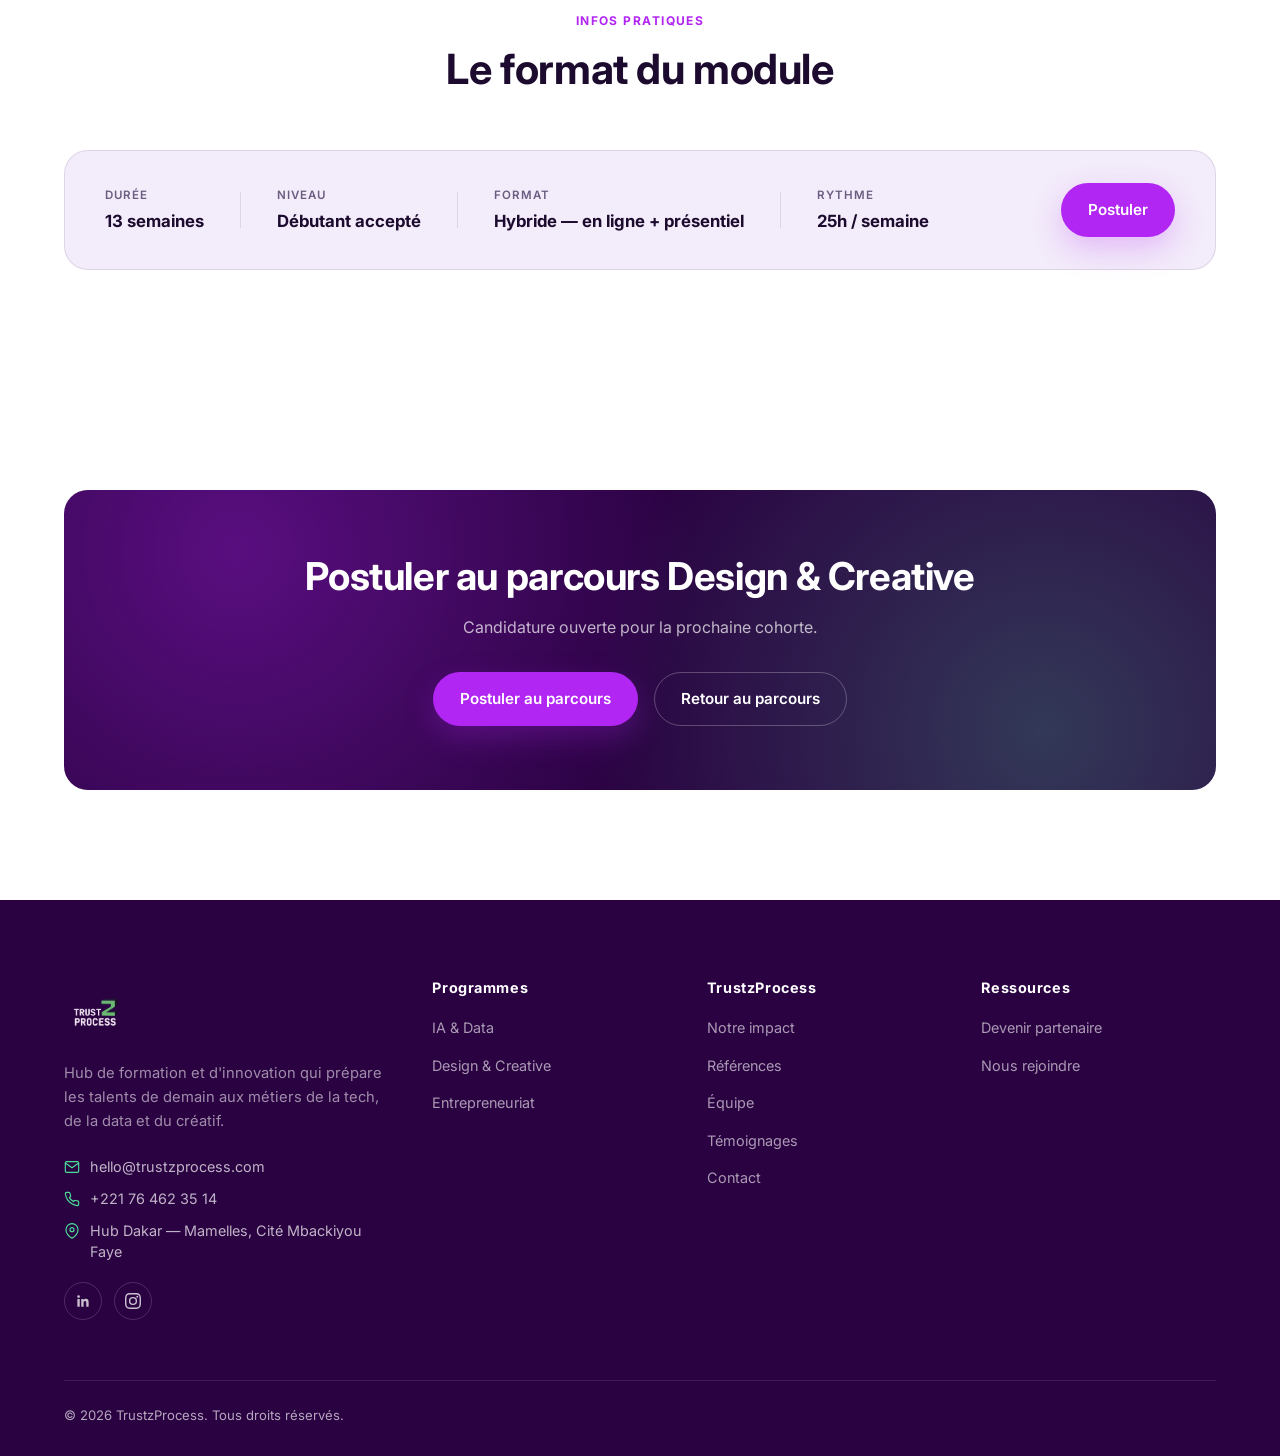
<file: creation-de-contenu.html>
<!doctype html>
<html lang="fr">
<head>
<meta charset="UTF-8">
<meta name="viewport" content="width=device-width, initial-scale=1.0">
<title>Création de contenu — TrustzProcess</title>
<meta name="description" content="Programme du module Création de contenu : stratégie éditoriale, écriture, photo, motion design. Module du parcours Design & Creative.">
<meta property="og:type" content="website">
<meta property="og:title" content="Création de contenu — TrustzProcess">
<meta property="og:description" content="Programme détaillé du module Création de contenu du parcours Design & Creative.">
<meta property="og:image" content="assets/img/parcours/hero-content-creation.webp">
<meta name="twitter:card" content="summary_large_image">
<meta name="twitter:title" content="Création de contenu — TrustzProcess">
<meta name="twitter:description" content="Programme détaillé du module Création de contenu du parcours Design & Creative.">
<meta name="twitter:image" content="assets/img/parcours/hero-content-creation.webp">
<link rel="icon" type="image/png" sizes="32x32" href="assets/img/favicon-32.png">
<link rel="apple-touch-icon" href="assets/img/favicon-180.png">
<link rel="preconnect" href="https://fonts.googleapis.com">
<link rel="preconnect" href="https://fonts.gstatic.com" crossorigin>
<link href="https://fonts.googleapis.com/css2?family=Inter:wght@400;500;600;700;800&display=swap" rel="stylesheet">
<link rel="stylesheet" href="assets/css/style.css">
</head>
<body>

<header class="site-header" id="siteHeader">
  <div class="container">
    <a href="index.html" class="logo">
      <img src="assets/img/logo-light.png" alt="TrustzProcess" class="logo-img">
    </a>

    <nav class="nav-links" id="navLinks">
      <a href="index.html#programmes">Programmes</a>
      <a href="index.html#impact">Impact</a>
      <a href="index.html#parcours">Comment ça marche</a>
      <a href="references.html">Références</a>
      <a href="equipe.html">Équipe</a>
      <a href="index.html#temoignages">Témoignages</a>
      <a href="contact.html">Contact</a>
    </nav>

    <div class="header-actions">
      <a href="equipe.html#contact" class="btn btn-primary">Rejoindre l'équipe</a>
      <button class="nav-toggle" id="navToggle" aria-label="Ouvrir le menu">
        <svg class="icon icon-menu" viewBox="0 0 24 24"><line x1="4" y1="7" x2="20" y2="7"/><line x1="4" y1="12" x2="20" y2="12"/><line x1="4" y1="17" x2="20" y2="17"/></svg>
        <svg class="icon icon-close" viewBox="0 0 24 24"><line x1="6" y1="6" x2="18" y2="18"/><line x1="18" y1="6" x2="6" y2="18"/></svg>
      </button>
    </div>
  </div>
</header>

<main>

  <!-- PAGE HERO -->
  <section class="page-hero page-hero--image" style="background-image:url('assets/img/parcours/hero-content-creation.webp');">
    <div class="container">
      <a href="design-creatif.html" class="back-link"><svg class="icon" viewBox="0 0 24 24"><line x1="19" y1="12" x2="5" y2="12"/><polyline points="12 19 5 12 12 5"/></svg> Design &amp; Creative</a>
      <span class="section-tag">Module</span>
      <h1>Création de contenu</h1>
      <p>Conception de contenus visuels pour les réseaux sociaux et le web, du brief à la publication.</p>
    </div>
  </section>

  <!-- PROGRAMME -->
  <section>
    <div class="container">
      <div class="section-head center">
        <span class="section-tag">Programme du module</span>
        <h2>6 cours pour créer du contenu qui performe</h2>
      </div>

      <div class="course-list">
        <div class="course-item reveal">
          <span class="course-num">01</span>
          <div>
            <h3>Stratégie de contenu &amp; ligne éditoriale</h3>
            <p>Définir une ligne éditoriale cohérente et des objectifs clairs avant de créer.</p>
          </div>
        </div>
        <div class="course-item reveal">
          <span class="course-num">02</span>
          <div>
            <h3>Écriture &amp; storytelling pour le web</h3>
            <p>Structurer un message qui capte l'attention et donne envie d'agir.</p>
          </div>
        </div>
        <div class="course-item reveal">
          <span class="course-num">03</span>
          <div>
            <h3>Photographie &amp; prise de vue mobile</h3>
            <p>Composer et éclairer une image professionnelle avec le matériel du quotidien.</p>
          </div>
        </div>
        <div class="course-item reveal">
          <span class="course-num">04</span>
          <div>
            <h3>Motion design &amp; vidéo courte</h3>
            <p>Anime tes créations et raconte une histoire en mouvement pour renforcer leur impact.</p>
          </div>
        </div>
        <div class="course-item reveal">
          <span class="course-num">05</span>
          <div>
            <h3>Montage vidéo pour réseaux sociaux</h3>
            <p>Formats courts, rythme, sous-titrage : les codes des plateformes actuelles.</p>
          </div>
        </div>
        <div class="course-item reveal">
          <span class="course-num">06</span>
          <div>
            <h3>Publication, calendrier éditorial &amp; analytics</h3>
            <p>Planifier ses publications et lire les statistiques pour ajuster sa stratégie.</p>
          </div>
        </div>
      </div>
    </div>
  </section>

  <!-- INFOS PRATIQUES -->
  <section>
    <div class="container">
      <div class="section-head center">
        <span class="section-tag">Infos pratiques</span>
        <h2>Le format du module</h2>
      </div>
      <div class="format-band reveal">
        <div class="format-item"><span class="format-label">Durée</span><span class="format-value">13 semaines</span></div>
        <div class="format-divider"></div>
        <div class="format-item"><span class="format-label">Niveau</span><span class="format-value">Débutant accepté</span></div>
        <div class="format-divider"></div>
        <div class="format-item"><span class="format-label">Format</span><span class="format-value">Hybride — en ligne + présentiel</span></div>
        <div class="format-divider"></div>
        <div class="format-item"><span class="format-label">Rythme</span><span class="format-value">25h / semaine</span></div>
        <a href="#contact" class="btn btn-primary">Postuler</a>
      </div>
    </div>
  </section>

  <!-- CTA -->
  <section id="contact">
    <div class="container">
      <div class="cta-banner reveal">
        <h2>Postuler au parcours Design &amp; Creative</h2>
        <p>Candidature ouverte pour la prochaine cohorte.</p>
        <div class="cta-actions">
          <a href="mailto:hello@trustzprocess.com" class="btn btn-primary">Postuler au parcours</a>
          <a href="design-creatif.html" class="btn btn-ghost">Retour au parcours</a>
        </div>
      </div>
    </div>
  </section>

</main>

<footer class="site-footer">
  <div class="container">
    <div class="footer-top">
      <div class="footer-about">
        <a href="index.html" class="logo">
          <img src="assets/img/logo-dark.png" alt="TrustzProcess" class="logo-img">
        </a>
        <p>Hub de formation et d'innovation qui prépare les talents de demain aux métiers de la tech, de la data et du créatif.</p>
        <div class="footer-contact">
          <a href="mailto:hello@trustzprocess.com"><svg class="icon" viewBox="0 0 24 24"><path d="M4 4h16c1.1 0 2 .9 2 2v12c0 1.1-.9 2-2 2H4c-1.1 0-2-.9-2-2V6c0-1.1.9-2 2-2z"/><polyline points="22 6 12 13 2 6"/></svg> hello@trustzprocess.com</a>
          <a href="tel:+221764623514"><svg class="icon" viewBox="0 0 24 24"><path d="M22 16.92v3a2 2 0 0 1-2.18 2 19.79 19.79 0 0 1-8.63-3.07 19.5 19.5 0 0 1-6-6 19.79 19.79 0 0 1-3.07-8.67A2 2 0 0 1 4.11 2h3a2 2 0 0 1 2 1.72c.127.96.361 1.903.7 2.81a2 2 0 0 1-.45 2.11L8.09 9.91a16 16 0 0 0 6 6l1.27-1.27a2 2 0 0 1 2.11-.45c.907.339 1.85.573 2.81.7A2 2 0 0 1 22 16.92z"/></svg> +221 76 462 35 14</a>
          <a href="https://www.google.com/maps/search/?api=1&query=Cit%C3%A9+Mbackiyou+Faye%2C+Mamelles%2C+Dakar%2C+S%C3%A9n%C3%A9gal" target="_blank" rel="noopener"><svg class="icon" viewBox="0 0 24 24"><path d="M21 10c0 7-9 13-9 13s-9-6-9-13a9 9 0 0 1 18 0z"/><circle cx="12" cy="10" r="3"/></svg> Hub Dakar — Mamelles, Cité Mbackiyou Faye</a>
        </div>
        <div class="social-row">
          <a href="https://www.linkedin.com/company/trust-z-process-hub/" target="_blank" rel="noopener" aria-label="LinkedIn"><svg class="icon" viewBox="0 0 24 24"><path d="M20.447 20.452h-3.554v-5.569c0-1.328-.027-3.037-1.852-3.037-1.853 0-2.136 1.445-2.136 2.939v5.667H9.351V9h3.414v1.561h.046c.477-.9 1.637-1.85 3.37-1.85 3.601 0 4.267 2.37 4.267 5.455v6.286zM5.337 7.433a2.062 2.062 0 1 1 0-4.124 2.062 2.062 0 0 1 0 4.124zM7.119 20.452H3.554V9h3.565v11.452z"/></svg></a>
          <a href="https://instagram.com/trustzprocess_" target="_blank" rel="noopener" aria-label="Instagram"><svg class="icon" viewBox="0 0 24 24"><path d="M12 2.163c3.204 0 3.584.012 4.85.07 3.252.148 4.771 1.691 4.919 4.919.058 1.265.069 1.645.069 4.849 0 3.205-.012 3.584-.069 4.849-.149 3.225-1.664 4.771-4.919 4.919-1.266.058-1.644.07-4.85.07-3.204 0-3.584-.012-4.849-.07-3.26-.149-4.771-1.699-4.919-4.92-.058-1.265-.07-1.644-.07-4.849 0-3.204.012-3.583.07-4.849.149-3.227 1.664-4.771 4.919-4.919 1.266-.057 1.645-.069 4.849-.069zM12 0C8.741 0 8.332.014 7.052.072 2.695.272.273 2.69.073 7.052.014 8.332 0 8.741 0 12c0 3.259.014 3.668.072 4.948.2 4.358 2.618 6.78 6.98 6.98C8.332 23.986 8.741 24 12 24c3.259 0 3.668-.014 4.948-.072 4.354-.2 6.782-2.618 6.979-6.98.059-1.28.073-1.689.073-4.948 0-3.259-.014-3.667-.072-4.947-.196-4.354-2.617-6.78-6.979-6.98C15.668.014 15.259 0 12 0zm0 5.838a6.162 6.162 0 1 0 0 12.324 6.162 6.162 0 0 0 0-12.324zM12 16a4 4 0 1 1 0-8 4 4 0 0 1 0 8zm6.406-11.845a1.44 1.44 0 1 0 0 2.881 1.44 1.44 0 0 0 0-2.881z"/></svg></a>
        </div>
      </div>
      <div class="footer-col">
        <h4>Programmes</h4>
        <ul>
          <li><a href="ia-data.html">IA &amp; Data</a></li>
          <li><a href="design-creatif.html">Design &amp; Creative</a></li>
          <li><a href="entrepreneuriat.html">Entrepreneuriat</a></li>
        </ul>
      </div>
      <div class="footer-col">
        <h4>TrustzProcess</h4>
        <ul>
          <li><a href="index.html#impact">Notre impact</a></li>
          <li><a href="references.html">Références</a></li>
          <li><a href="equipe.html">Équipe</a></li>
          <li><a href="index.html#temoignages">Témoignages</a></li>
          <li><a href="contact.html">Contact</a></li>
        </ul>
      </div>
      <div class="footer-col">
        <h4>Ressources</h4>
        <ul>
          <li><a href="references.html#devenir-partenaire">Devenir partenaire</a></li>
          <li><a href="equipe.html#contact">Nous rejoindre</a></li>
        </ul>
      </div>
    </div>
    <div class="footer-bottom">
      <span>© 2026 TrustzProcess. Tous droits réservés.</span>
    </div>
  </div>
</footer>

<nav class="bottom-nav" aria-label="Navigation rapide">
  <a href="index.html"><svg class="icon" viewBox="0 0 24 24"><path d="M3 9l9-7 9 7v11a2 2 0 0 1-2 2H5a2 2 0 0 1-2-2z"/><polyline points="9 22 9 12 15 12 15 22"/></svg><span>Accueil</span></a>
  <a href="index.html#programmes"><svg class="icon" viewBox="0 0 24 24"><rect x="3" y="3" width="7" height="7"/><rect x="14" y="3" width="7" height="7"/><rect x="3" y="14" width="7" height="7"/><rect x="14" y="14" width="7" height="7"/></svg><span>Programmes</span></a>
  <a href="references.html"><svg class="icon" viewBox="0 0 24 24"><path d="M17 21v-2a4 4 0 0 0-4-4H5a4 4 0 0 0-4 4v2"/><circle cx="9" cy="7" r="4"/><path d="M23 21v-2a4 4 0 0 0-3-3.87"/><path d="M16 3.13a4 4 0 0 1 0 7.75"/></svg><span>Références</span></a>
  <a href="equipe.html"><svg class="icon" viewBox="0 0 24 24"><path d="M20 21v-2a4 4 0 0 0-4-4H8a4 4 0 0 0-4 4v2"/><circle cx="12" cy="7" r="4"/></svg><span>Équipe</span></a>
  <a href="contact.html"><svg class="icon" viewBox="0 0 24 24"><path d="M4 4h16c1.1 0 2 .9 2 2v12c0 1.1-.9 2-2 2H4c-1.1 0-2-.9-2-2V6c0-1.1.9-2 2-2z"/><polyline points="22 6 12 13 2 6"/></svg><span>Contact</span></a>
</nav>

<button id="backToTop" class="back-to-top" aria-label="Retour en haut"><svg class="icon" viewBox="0 0 24 24"><line x1="12" y1="19" x2="12" y2="5"/><polyline points="5 12 12 5 19 12"/></svg></button>

<script src="assets/js/main.js"></script>
</body>
</html>
</file>
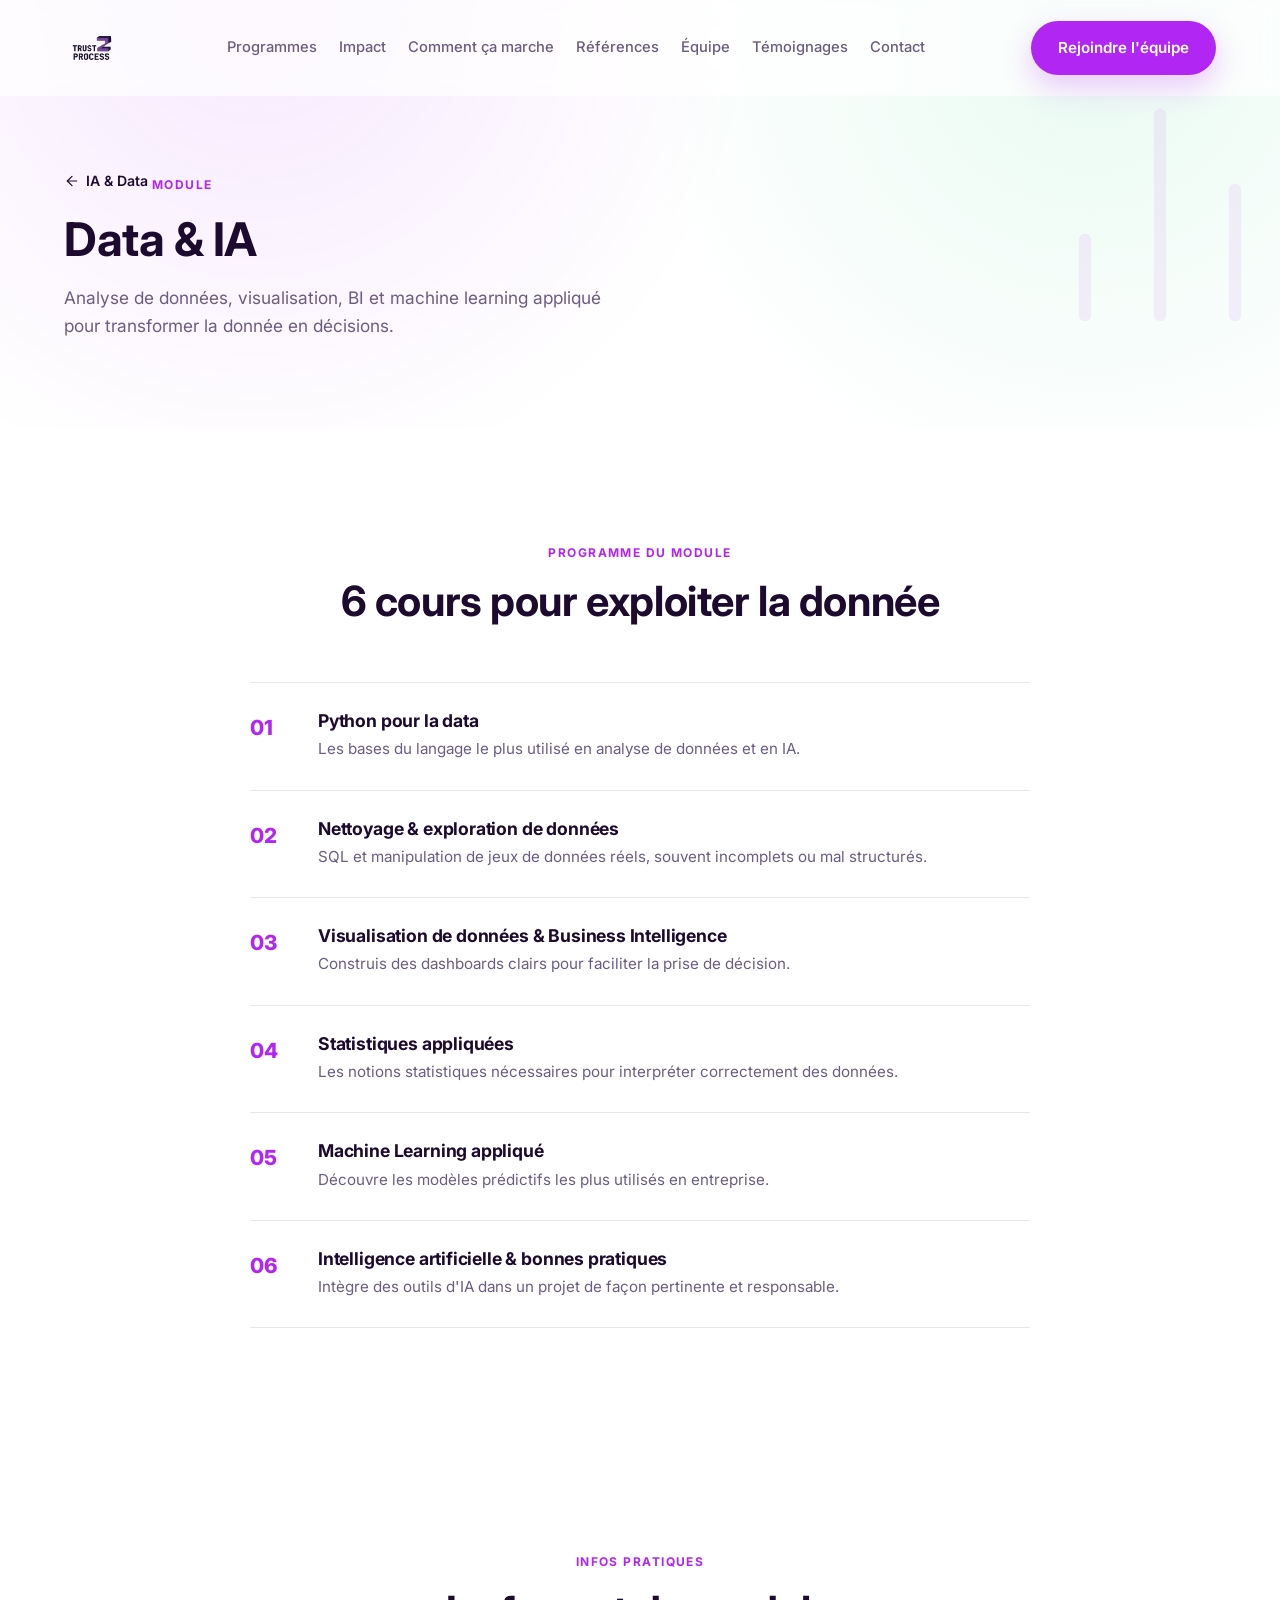
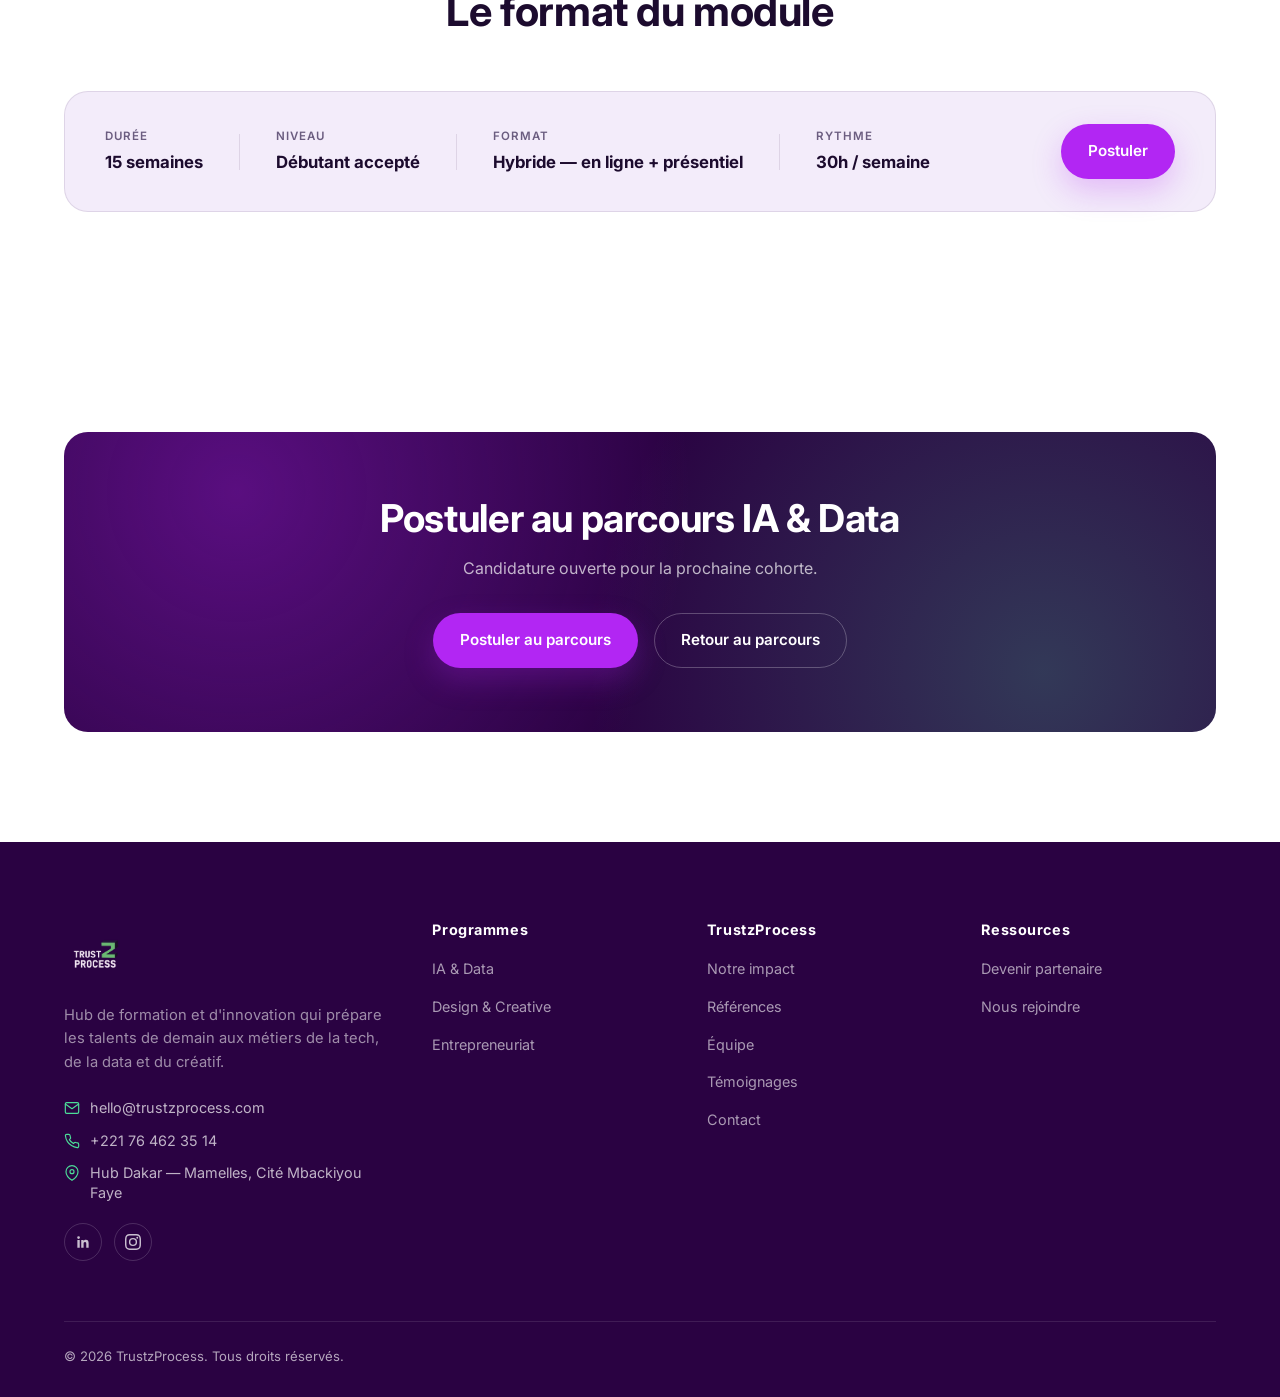
<file: data-ia.html>
<!doctype html>
<html lang="fr">
<head>
<meta charset="UTF-8">
<meta name="viewport" content="width=device-width, initial-scale=1.0">
<title>Data & IA — TrustzProcess</title>
<meta name="description" content="Programme du module Data & IA : analyse de données, visualisation, BI, machine learning appliqué. Module du parcours IA & Data.">
<meta property="og:type" content="website">
<meta property="og:title" content="Data & IA — TrustzProcess">
<meta property="og:description" content="Programme détaillé du module Data & IA du parcours IA & Data.">
<meta property="og:image" content="assets/img/logo-light.png">
<meta name="twitter:card" content="summary_large_image">
<meta name="twitter:title" content="Data & IA — TrustzProcess">
<meta name="twitter:description" content="Programme détaillé du module Data & IA du parcours IA & Data.">
<meta name="twitter:image" content="assets/img/logo-light.png">
<link rel="icon" type="image/png" sizes="32x32" href="assets/img/favicon-32.png">
<link rel="apple-touch-icon" href="assets/img/favicon-180.png">
<link rel="preconnect" href="https://fonts.googleapis.com">
<link rel="preconnect" href="https://fonts.gstatic.com" crossorigin>
<link href="https://fonts.googleapis.com/css2?family=Inter:wght@400;500;600;700;800&display=swap" rel="stylesheet">
<link rel="stylesheet" href="assets/css/style.css">
</head>
<body>

<header class="site-header" id="siteHeader">
  <div class="container">
    <a href="index.html" class="logo">
      <img src="assets/img/logo-light.png" alt="TrustzProcess" class="logo-img">
    </a>

    <nav class="nav-links" id="navLinks">
      <a href="index.html#programmes">Programmes</a>
      <a href="index.html#impact">Impact</a>
      <a href="index.html#parcours">Comment ça marche</a>
      <a href="references.html">Références</a>
      <a href="equipe.html">Équipe</a>
      <a href="index.html#temoignages">Témoignages</a>
      <a href="contact.html">Contact</a>
    </nav>

    <div class="header-actions">
      <a href="equipe.html#contact" class="btn btn-primary">Rejoindre l'équipe</a>
      <button class="nav-toggle" id="navToggle" aria-label="Ouvrir le menu">
        <svg class="icon icon-menu" viewBox="0 0 24 24"><line x1="4" y1="7" x2="20" y2="7"/><line x1="4" y1="12" x2="20" y2="12"/><line x1="4" y1="17" x2="20" y2="17"/></svg>
        <svg class="icon icon-close" viewBox="0 0 24 24"><line x1="6" y1="6" x2="18" y2="18"/><line x1="18" y1="6" x2="6" y2="18"/></svg>
      </button>
    </div>
  </div>
</header>

<main>

  <!-- PAGE HERO -->
  <section class="page-hero">
    <svg class="hero-watermark" viewBox="0 0 24 24"><line x1="18" y1="20" x2="18" y2="10"/><line x1="12" y1="20" x2="12" y2="4"/><line x1="6" y1="20" x2="6" y2="14"/></svg>
    <div class="container">
      <a href="ia-data.html" class="back-link"><svg class="icon" viewBox="0 0 24 24"><line x1="19" y1="12" x2="5" y2="12"/><polyline points="12 19 5 12 12 5"/></svg> IA &amp; Data</a>
      <span class="section-tag">Module</span>
      <h1>Data &amp; IA</h1>
      <p>Analyse de données, visualisation, BI et machine learning appliqué pour transformer la donnée en décisions.</p>
    </div>
  </section>

  <!-- PROGRAMME -->
  <section>
    <div class="container">
      <div class="section-head center">
        <span class="section-tag">Programme du module</span>
        <h2>6 cours pour exploiter la donnée</h2>
      </div>

      <div class="course-list">
        <div class="course-item reveal">
          <span class="course-num">01</span>
          <div>
            <h3>Python pour la data</h3>
            <p>Les bases du langage le plus utilisé en analyse de données et en IA.</p>
          </div>
        </div>
        <div class="course-item reveal">
          <span class="course-num">02</span>
          <div>
            <h3>Nettoyage &amp; exploration de données</h3>
            <p>SQL et manipulation de jeux de données réels, souvent incomplets ou mal structurés.</p>
          </div>
        </div>
        <div class="course-item reveal">
          <span class="course-num">03</span>
          <div>
            <h3>Visualisation de données &amp; Business Intelligence</h3>
            <p>Construis des dashboards clairs pour faciliter la prise de décision.</p>
          </div>
        </div>
        <div class="course-item reveal">
          <span class="course-num">04</span>
          <div>
            <h3>Statistiques appliquées</h3>
            <p>Les notions statistiques nécessaires pour interpréter correctement des données.</p>
          </div>
        </div>
        <div class="course-item reveal">
          <span class="course-num">05</span>
          <div>
            <h3>Machine Learning appliqué</h3>
            <p>Découvre les modèles prédictifs les plus utilisés en entreprise.</p>
          </div>
        </div>
        <div class="course-item reveal">
          <span class="course-num">06</span>
          <div>
            <h3>Intelligence artificielle &amp; bonnes pratiques</h3>
            <p>Intègre des outils d'IA dans un projet de façon pertinente et responsable.</p>
          </div>
        </div>
      </div>
    </div>
  </section>

  <!-- INFOS PRATIQUES -->
  <section>
    <div class="container">
      <div class="section-head center">
        <span class="section-tag">Infos pratiques</span>
        <h2>Le format du module</h2>
      </div>
      <div class="format-band reveal">
        <div class="format-item"><span class="format-label">Durée</span><span class="format-value">15 semaines</span></div>
        <div class="format-divider"></div>
        <div class="format-item"><span class="format-label">Niveau</span><span class="format-value">Débutant accepté</span></div>
        <div class="format-divider"></div>
        <div class="format-item"><span class="format-label">Format</span><span class="format-value">Hybride — en ligne + présentiel</span></div>
        <div class="format-divider"></div>
        <div class="format-item"><span class="format-label">Rythme</span><span class="format-value">30h / semaine</span></div>
        <a href="#contact" class="btn btn-primary">Postuler</a>
      </div>
    </div>
  </section>

  <!-- CTA -->
  <section id="contact">
    <div class="container">
      <div class="cta-banner reveal">
        <h2>Postuler au parcours IA &amp; Data</h2>
        <p>Candidature ouverte pour la prochaine cohorte.</p>
        <div class="cta-actions">
          <a href="mailto:hello@trustzprocess.com" class="btn btn-primary">Postuler au parcours</a>
          <a href="ia-data.html" class="btn btn-ghost">Retour au parcours</a>
        </div>
      </div>
    </div>
  </section>

</main>

<footer class="site-footer">
  <div class="container">
    <div class="footer-top">
      <div class="footer-about">
        <a href="index.html" class="logo">
          <img src="assets/img/logo-dark.png" alt="TrustzProcess" class="logo-img">
        </a>
        <p>Hub de formation et d'innovation qui prépare les talents de demain aux métiers de la tech, de la data et du créatif.</p>
        <div class="footer-contact">
          <a href="mailto:hello@trustzprocess.com"><svg class="icon" viewBox="0 0 24 24"><path d="M4 4h16c1.1 0 2 .9 2 2v12c0 1.1-.9 2-2 2H4c-1.1 0-2-.9-2-2V6c0-1.1.9-2 2-2z"/><polyline points="22 6 12 13 2 6"/></svg> hello@trustzprocess.com</a>
          <a href="tel:+221764623514"><svg class="icon" viewBox="0 0 24 24"><path d="M22 16.92v3a2 2 0 0 1-2.18 2 19.79 19.79 0 0 1-8.63-3.07 19.5 19.5 0 0 1-6-6 19.79 19.79 0 0 1-3.07-8.67A2 2 0 0 1 4.11 2h3a2 2 0 0 1 2 1.72c.127.96.361 1.903.7 2.81a2 2 0 0 1-.45 2.11L8.09 9.91a16 16 0 0 0 6 6l1.27-1.27a2 2 0 0 1 2.11-.45c.907.339 1.85.573 2.81.7A2 2 0 0 1 22 16.92z"/></svg> +221 76 462 35 14</a>
          <a href="https://www.google.com/maps/search/?api=1&query=Cit%C3%A9+Mbackiyou+Faye%2C+Mamelles%2C+Dakar%2C+S%C3%A9n%C3%A9gal" target="_blank" rel="noopener"><svg class="icon" viewBox="0 0 24 24"><path d="M21 10c0 7-9 13-9 13s-9-6-9-13a9 9 0 0 1 18 0z"/><circle cx="12" cy="10" r="3"/></svg> Hub Dakar — Mamelles, Cité Mbackiyou Faye</a>
        </div>
        <div class="social-row">
          <a href="https://www.linkedin.com/company/trust-z-process-hub/" target="_blank" rel="noopener" aria-label="LinkedIn"><svg class="icon" viewBox="0 0 24 24"><path d="M20.447 20.452h-3.554v-5.569c0-1.328-.027-3.037-1.852-3.037-1.853 0-2.136 1.445-2.136 2.939v5.667H9.351V9h3.414v1.561h.046c.477-.9 1.637-1.85 3.37-1.85 3.601 0 4.267 2.37 4.267 5.455v6.286zM5.337 7.433a2.062 2.062 0 1 1 0-4.124 2.062 2.062 0 0 1 0 4.124zM7.119 20.452H3.554V9h3.565v11.452z"/></svg></a>
          <a href="https://instagram.com/trustzprocess_" target="_blank" rel="noopener" aria-label="Instagram"><svg class="icon" viewBox="0 0 24 24"><path d="M12 2.163c3.204 0 3.584.012 4.85.07 3.252.148 4.771 1.691 4.919 4.919.058 1.265.069 1.645.069 4.849 0 3.205-.012 3.584-.069 4.849-.149 3.225-1.664 4.771-4.919 4.919-1.266.058-1.644.07-4.85.07-3.204 0-3.584-.012-4.849-.07-3.26-.149-4.771-1.699-4.919-4.92-.058-1.265-.07-1.644-.07-4.849 0-3.204.012-3.583.07-4.849.149-3.227 1.664-4.771 4.919-4.919 1.266-.057 1.645-.069 4.849-.069zM12 0C8.741 0 8.332.014 7.052.072 2.695.272.273 2.69.073 7.052.014 8.332 0 8.741 0 12c0 3.259.014 3.668.072 4.948.2 4.358 2.618 6.78 6.98 6.98C8.332 23.986 8.741 24 12 24c3.259 0 3.668-.014 4.948-.072 4.354-.2 6.782-2.618 6.979-6.98.059-1.28.073-1.689.073-4.948 0-3.259-.014-3.667-.072-4.947-.196-4.354-2.617-6.78-6.979-6.98C15.668.014 15.259 0 12 0zm0 5.838a6.162 6.162 0 1 0 0 12.324 6.162 6.162 0 0 0 0-12.324zM12 16a4 4 0 1 1 0-8 4 4 0 0 1 0 8zm6.406-11.845a1.44 1.44 0 1 0 0 2.881 1.44 1.44 0 0 0 0-2.881z"/></svg></a>
        </div>
      </div>
      <div class="footer-col">
        <h4>Programmes</h4>
        <ul>
          <li><a href="ia-data.html">IA &amp; Data</a></li>
          <li><a href="design-creatif.html">Design &amp; Creative</a></li>
          <li><a href="entrepreneuriat.html">Entrepreneuriat</a></li>
        </ul>
      </div>
      <div class="footer-col">
        <h4>TrustzProcess</h4>
        <ul>
          <li><a href="index.html#impact">Notre impact</a></li>
          <li><a href="references.html">Références</a></li>
          <li><a href="equipe.html">Équipe</a></li>
          <li><a href="index.html#temoignages">Témoignages</a></li>
          <li><a href="contact.html">Contact</a></li>
        </ul>
      </div>
      <div class="footer-col">
        <h4>Ressources</h4>
        <ul>
          <li><a href="references.html#devenir-partenaire">Devenir partenaire</a></li>
          <li><a href="equipe.html#contact">Nous rejoindre</a></li>
        </ul>
      </div>
    </div>
    <div class="footer-bottom">
      <span>© 2026 TrustzProcess. Tous droits réservés.</span>
    </div>
  </div>
</footer>

<nav class="bottom-nav" aria-label="Navigation rapide">
  <a href="index.html"><svg class="icon" viewBox="0 0 24 24"><path d="M3 9l9-7 9 7v11a2 2 0 0 1-2 2H5a2 2 0 0 1-2-2z"/><polyline points="9 22 9 12 15 12 15 22"/></svg><span>Accueil</span></a>
  <a href="index.html#programmes"><svg class="icon" viewBox="0 0 24 24"><rect x="3" y="3" width="7" height="7"/><rect x="14" y="3" width="7" height="7"/><rect x="3" y="14" width="7" height="7"/><rect x="14" y="14" width="7" height="7"/></svg><span>Programmes</span></a>
  <a href="references.html"><svg class="icon" viewBox="0 0 24 24"><path d="M17 21v-2a4 4 0 0 0-4-4H5a4 4 0 0 0-4 4v2"/><circle cx="9" cy="7" r="4"/><path d="M23 21v-2a4 4 0 0 0-3-3.87"/><path d="M16 3.13a4 4 0 0 1 0 7.75"/></svg><span>Références</span></a>
  <a href="equipe.html"><svg class="icon" viewBox="0 0 24 24"><path d="M20 21v-2a4 4 0 0 0-4-4H8a4 4 0 0 0-4 4v2"/><circle cx="12" cy="7" r="4"/></svg><span>Équipe</span></a>
  <a href="contact.html"><svg class="icon" viewBox="0 0 24 24"><path d="M4 4h16c1.1 0 2 .9 2 2v12c0 1.1-.9 2-2 2H4c-1.1 0-2-.9-2-2V6c0-1.1.9-2 2-2z"/><polyline points="22 6 12 13 2 6"/></svg><span>Contact</span></a>
</nav>

<button id="backToTop" class="back-to-top" aria-label="Retour en haut"><svg class="icon" viewBox="0 0 24 24"><line x1="12" y1="19" x2="12" y2="5"/><polyline points="5 12 12 5 19 12"/></svg></button>

<script src="assets/js/main.js"></script>
</body>
</html>
</file>
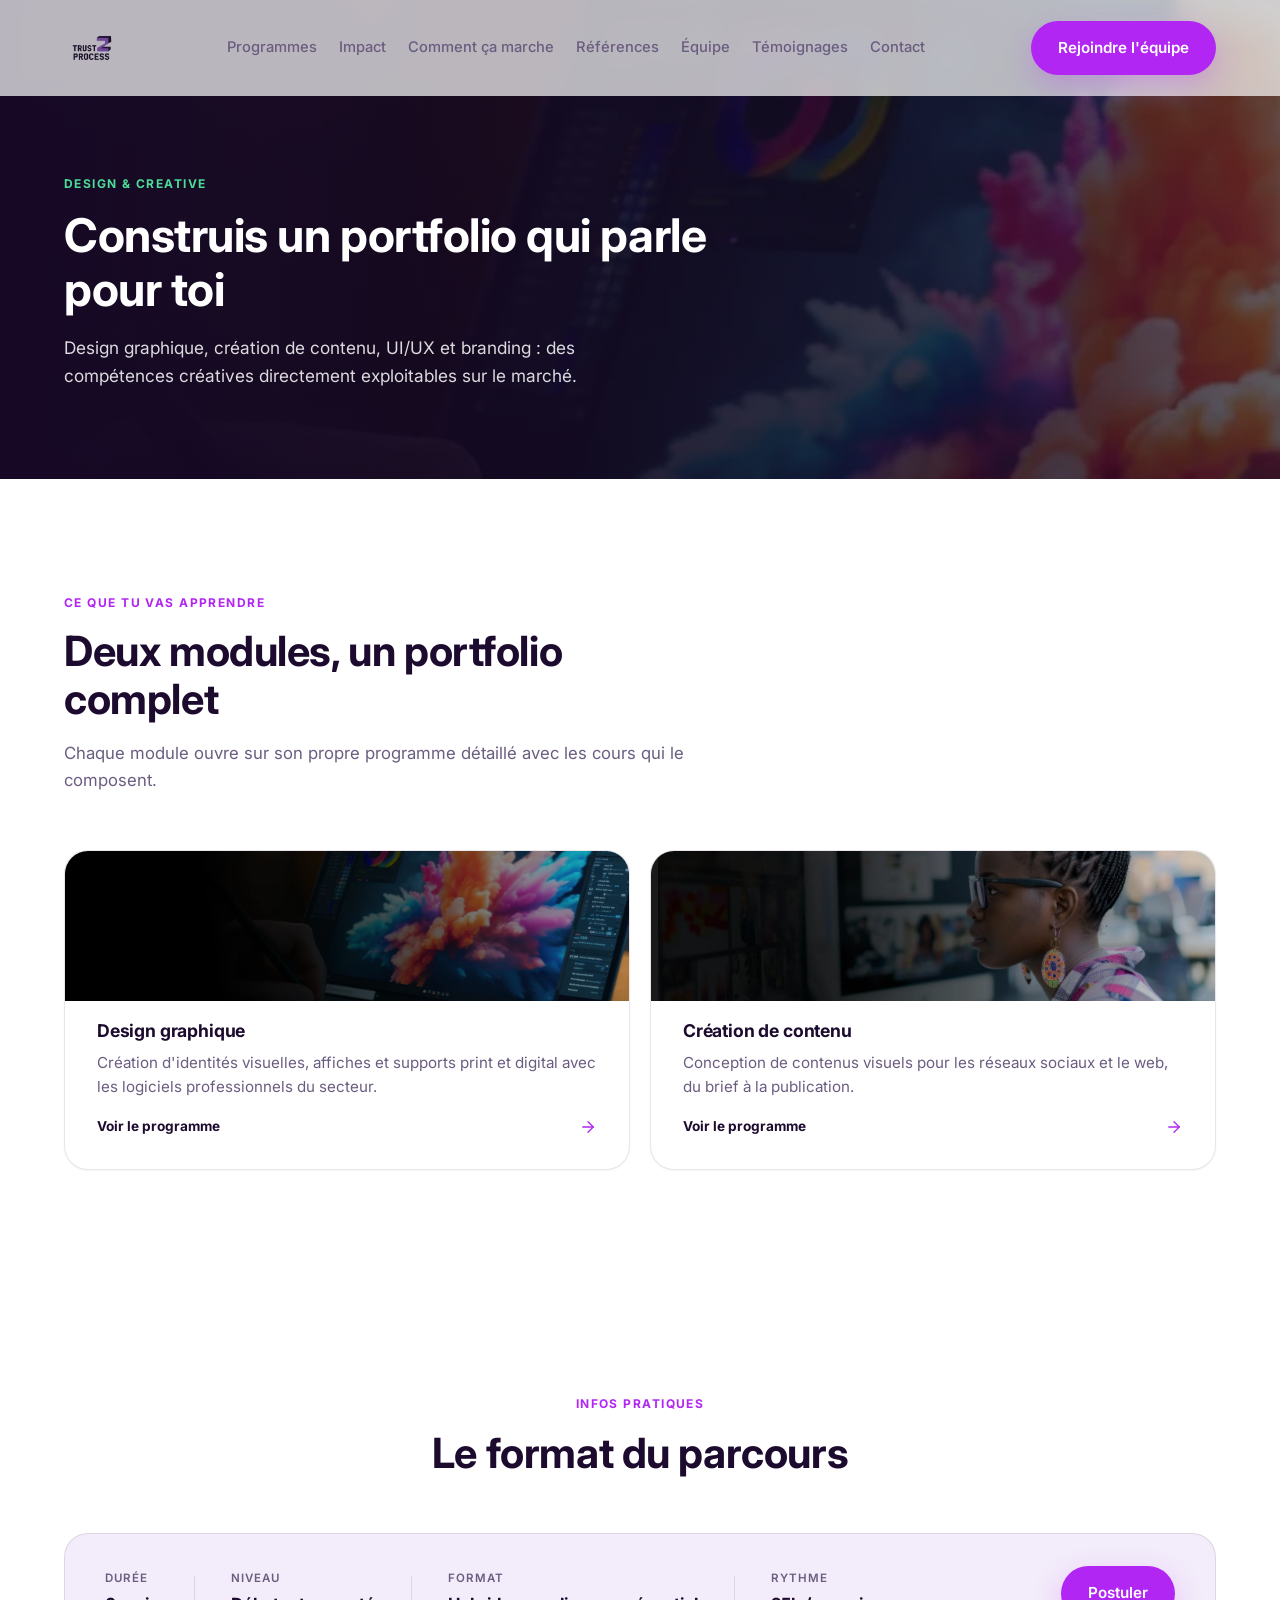
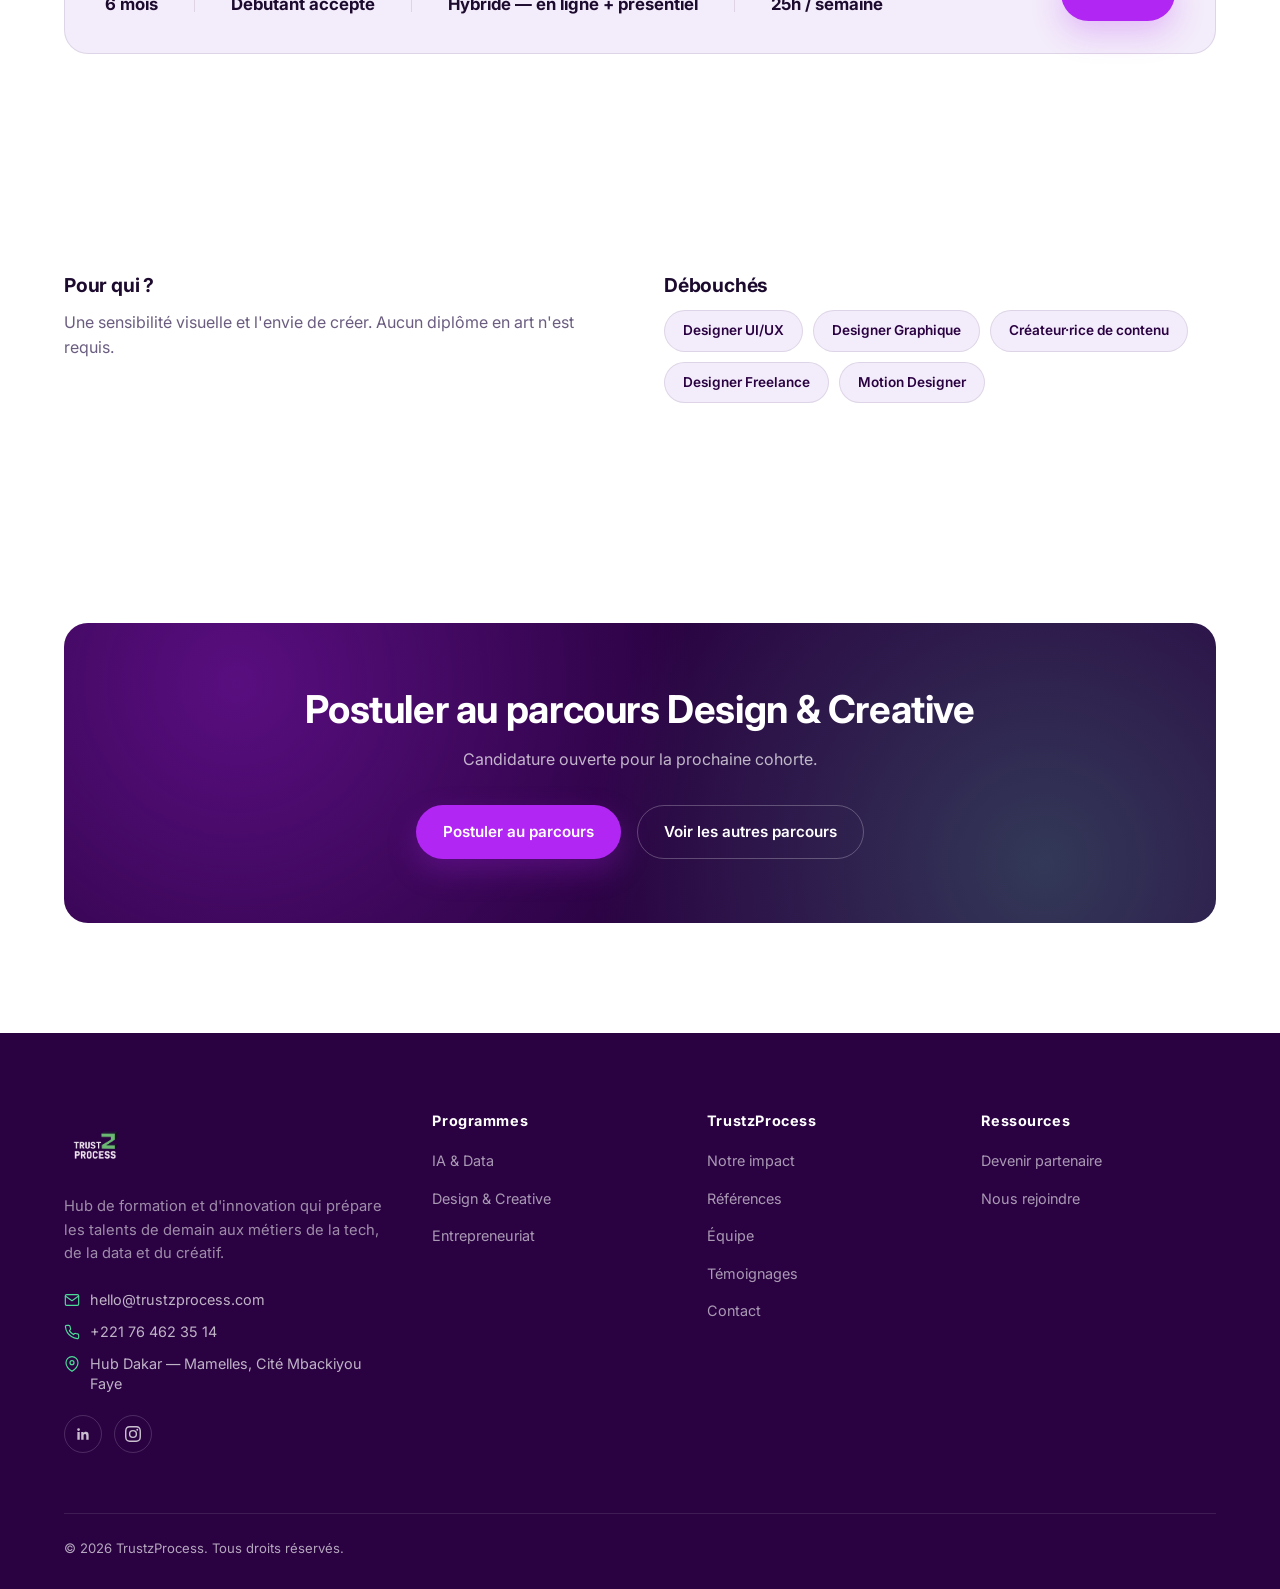
<file: design-creatif.html>
<!doctype html>
<html lang="fr">
<head>
<meta charset="UTF-8">
<meta name="viewport" content="width=device-width, initial-scale=1.0">
<title>Design & Creative — TrustzProcess</title>
<meta name="description" content="Design graphique, création de contenu, UI/UX et branding. Parcours TrustzProcess en 6 mois : Design & Creative.">
<meta property="og:type" content="website">
<meta property="og:title" content="Design & Creative — TrustzProcess">
<meta property="og:description" content="Design graphique, création de contenu, UI/UX et branding, pour un portfolio créatif professionnel.">
<meta property="og:image" content="assets/img/parcours/hero-graphic-design.webp">
<meta name="twitter:card" content="summary_large_image">
<meta name="twitter:title" content="Design & Creative — TrustzProcess">
<meta name="twitter:description" content="Design graphique, création de contenu, UI/UX et branding, pour un portfolio créatif professionnel.">
<meta name="twitter:image" content="assets/img/parcours/hero-graphic-design.webp">
<link rel="icon" type="image/png" sizes="32x32" href="assets/img/favicon-32.png">
<link rel="apple-touch-icon" href="assets/img/favicon-180.png">
<link rel="preconnect" href="https://fonts.googleapis.com">
<link rel="preconnect" href="https://fonts.gstatic.com" crossorigin>
<link href="https://fonts.googleapis.com/css2?family=Inter:wght@400;500;600;700;800&display=swap" rel="stylesheet">
<link rel="stylesheet" href="assets/css/style.css">
</head>
<body>

<header class="site-header" id="siteHeader">
  <div class="container">
    <a href="index.html" class="logo">
      <img src="assets/img/logo-light.png" alt="TrustzProcess" class="logo-img">
    </a>

    <nav class="nav-links" id="navLinks">
      <a href="index.html#programmes">Programmes</a>
      <a href="index.html#impact">Impact</a>
      <a href="index.html#parcours">Comment ça marche</a>
      <a href="references.html">Références</a>
      <a href="equipe.html">Équipe</a>
      <a href="index.html#temoignages">Témoignages</a>
      <a href="contact.html">Contact</a>
    </nav>

    <div class="header-actions">
      <a href="equipe.html#contact" class="btn btn-primary">Rejoindre l'équipe</a>
      <button class="nav-toggle" id="navToggle" aria-label="Ouvrir le menu">
        <svg class="icon icon-menu" viewBox="0 0 24 24"><line x1="4" y1="7" x2="20" y2="7"/><line x1="4" y1="12" x2="20" y2="12"/><line x1="4" y1="17" x2="20" y2="17"/></svg>
        <svg class="icon icon-close" viewBox="0 0 24 24"><line x1="6" y1="6" x2="18" y2="18"/><line x1="18" y1="6" x2="6" y2="18"/></svg>
      </button>
    </div>
  </div>
</header>

<main>

  <!-- PAGE HERO -->
  <section class="page-hero page-hero--image" style="background-image:url('assets/img/parcours/hero-graphic-design.webp');">
    <div class="container">
      <span class="section-tag">Design &amp; Creative</span>
      <h1>Construis un portfolio qui parle pour toi</h1>
      <p>Design graphique, création de contenu, UI/UX et branding : des compétences créatives directement exploitables sur le marché.</p>
    </div>
  </section>

  <!-- SKILLS -->
  <section>
    <div class="container">
      <div class="section-head">
        <span class="section-tag">Ce que tu vas apprendre</span>
        <h2>Deux modules, un portfolio complet</h2>
        <p>Chaque module ouvre sur son propre programme détaillé avec les cours qui le composent.</p>
      </div>

      <div class="feature-grid feature-grid--pair">
        <a href="design-graphique.html" class="feature-card feature-card--photo reveal module-card-link">
          <img class="feature-photo" src="assets/img/parcours/hero-graphic-design.webp" alt="Design graphique">
          <h3>Design graphique</h3>
          <p>Création d'identités visuelles, affiches et supports print et digital avec les logiciels professionnels du secteur.</p>
          <div class="link-row"><span>Voir le programme</span><svg class="icon" viewBox="0 0 24 24"><line x1="5" y1="12" x2="19" y2="12"/><polyline points="12 5 19 12 12 19"/></svg></div>
        </a>
        <a href="creation-de-contenu.html" class="feature-card feature-card--photo reveal module-card-link">
          <img class="feature-photo" src="assets/img/parcours/hero-content-creation.webp" alt="Création de contenu">
          <h3>Création de contenu</h3>
          <p>Conception de contenus visuels pour les réseaux sociaux et le web, du brief à la publication.</p>
          <div class="link-row"><span>Voir le programme</span><svg class="icon" viewBox="0 0 24 24"><line x1="5" y1="12" x2="19" y2="12"/><polyline points="12 5 19 12 12 19"/></svg></div>
        </a>
      </div>
    </div>
  </section>

  <!-- INFOS PRATIQUES -->
  <section>
    <div class="container">
      <div class="section-head center">
        <span class="section-tag">Infos pratiques</span>
        <h2>Le format du parcours</h2>
      </div>
      <div class="format-band reveal">
        <div class="format-item"><span class="format-label">Durée</span><span class="format-value">6 mois</span></div>
        <div class="format-divider"></div>
        <div class="format-item"><span class="format-label">Niveau</span><span class="format-value">Débutant accepté</span></div>
        <div class="format-divider"></div>
        <div class="format-item"><span class="format-label">Format</span><span class="format-value">Hybride — en ligne + présentiel</span></div>
        <div class="format-divider"></div>
        <div class="format-item"><span class="format-label">Rythme</span><span class="format-value">25h / semaine</span></div>
        <a href="#contact" class="btn btn-primary">Postuler</a>
      </div>
    </div>
  </section>

  <!-- POUR QUI / DEBOUCHES -->
  <section>
    <div class="container">
      <div class="split-grid">
        <div class="reveal">
          <h3>Pour qui ?</h3>
          <p>Une sensibilité visuelle et l'envie de créer. Aucun diplôme en art n'est requis.</p>
        </div>
        <div class="reveal">
          <h3>Débouchés</h3>
          <div class="debouches-tags">
            <span>Designer UI/UX</span>
            <span>Designer Graphique</span>
            <span>Créateur·rice de contenu</span>
            <span>Designer Freelance</span>
            <span>Motion Designer</span>
          </div>
        </div>
      </div>
    </div>
  </section>

  <!-- CTA -->
  <section id="contact">
    <div class="container">
      <div class="cta-banner reveal">
        <h2>Postuler au parcours Design &amp; Creative</h2>
        <p>Candidature ouverte pour la prochaine cohorte.</p>
        <div class="cta-actions">
          <a href="mailto:hello@trustzprocess.com" class="btn btn-primary">Postuler au parcours</a>
          <a href="index.html#programmes" class="btn btn-ghost">Voir les autres parcours</a>
        </div>
      </div>
    </div>
  </section>

</main>

<footer class="site-footer">
  <div class="container">
    <div class="footer-top">
      <div class="footer-about">
        <a href="index.html" class="logo">
          <img src="assets/img/logo-dark.png" alt="TrustzProcess" class="logo-img">
        </a>
        <p>Hub de formation et d'innovation qui prépare les talents de demain aux métiers de la tech, de la data et du créatif.</p>
        <div class="footer-contact">
          <a href="mailto:hello@trustzprocess.com"><svg class="icon" viewBox="0 0 24 24"><path d="M4 4h16c1.1 0 2 .9 2 2v12c0 1.1-.9 2-2 2H4c-1.1 0-2-.9-2-2V6c0-1.1.9-2 2-2z"/><polyline points="22 6 12 13 2 6"/></svg> hello@trustzprocess.com</a>
          <a href="tel:+221764623514"><svg class="icon" viewBox="0 0 24 24"><path d="M22 16.92v3a2 2 0 0 1-2.18 2 19.79 19.79 0 0 1-8.63-3.07 19.5 19.5 0 0 1-6-6 19.79 19.79 0 0 1-3.07-8.67A2 2 0 0 1 4.11 2h3a2 2 0 0 1 2 1.72c.127.96.361 1.903.7 2.81a2 2 0 0 1-.45 2.11L8.09 9.91a16 16 0 0 0 6 6l1.27-1.27a2 2 0 0 1 2.11-.45c.907.339 1.85.573 2.81.7A2 2 0 0 1 22 16.92z"/></svg> +221 76 462 35 14</a>
          <a href="https://www.google.com/maps/search/?api=1&query=Cit%C3%A9+Mbackiyou+Faye%2C+Mamelles%2C+Dakar%2C+S%C3%A9n%C3%A9gal" target="_blank" rel="noopener"><svg class="icon" viewBox="0 0 24 24"><path d="M21 10c0 7-9 13-9 13s-9-6-9-13a9 9 0 0 1 18 0z"/><circle cx="12" cy="10" r="3"/></svg> Hub Dakar — Mamelles, Cité Mbackiyou Faye</a>
        </div>
        <div class="social-row">
          <a href="https://www.linkedin.com/company/trust-z-process-hub/" target="_blank" rel="noopener" aria-label="LinkedIn"><svg class="icon" viewBox="0 0 24 24"><path d="M20.447 20.452h-3.554v-5.569c0-1.328-.027-3.037-1.852-3.037-1.853 0-2.136 1.445-2.136 2.939v5.667H9.351V9h3.414v1.561h.046c.477-.9 1.637-1.85 3.37-1.85 3.601 0 4.267 2.37 4.267 5.455v6.286zM5.337 7.433a2.062 2.062 0 1 1 0-4.124 2.062 2.062 0 0 1 0 4.124zM7.119 20.452H3.554V9h3.565v11.452z"/></svg></a>
          <a href="https://instagram.com/trustzprocess_" target="_blank" rel="noopener" aria-label="Instagram"><svg class="icon" viewBox="0 0 24 24"><path d="M12 2.163c3.204 0 3.584.012 4.85.07 3.252.148 4.771 1.691 4.919 4.919.058 1.265.069 1.645.069 4.849 0 3.205-.012 3.584-.069 4.849-.149 3.225-1.664 4.771-4.919 4.919-1.266.058-1.644.07-4.85.07-3.204 0-3.584-.012-4.849-.07-3.26-.149-4.771-1.699-4.919-4.92-.058-1.265-.07-1.644-.07-4.849 0-3.204.012-3.583.07-4.849.149-3.227 1.664-4.771 4.919-4.919 1.266-.057 1.645-.069 4.849-.069zM12 0C8.741 0 8.332.014 7.052.072 2.695.272.273 2.69.073 7.052.014 8.332 0 8.741 0 12c0 3.259.014 3.668.072 4.948.2 4.358 2.618 6.78 6.98 6.98C8.332 23.986 8.741 24 12 24c3.259 0 3.668-.014 4.948-.072 4.354-.2 6.782-2.618 6.979-6.98.059-1.28.073-1.689.073-4.948 0-3.259-.014-3.667-.072-4.947-.196-4.354-2.617-6.78-6.979-6.98C15.668.014 15.259 0 12 0zm0 5.838a6.162 6.162 0 1 0 0 12.324 6.162 6.162 0 0 0 0-12.324zM12 16a4 4 0 1 1 0-8 4 4 0 0 1 0 8zm6.406-11.845a1.44 1.44 0 1 0 0 2.881 1.44 1.44 0 0 0 0-2.881z"/></svg></a>
        </div>
      </div>
      <div class="footer-col">
        <h4>Programmes</h4>
        <ul>
          <li><a href="ia-data.html">IA &amp; Data</a></li>
          <li><a href="design-creatif.html">Design &amp; Creative</a></li>
          <li><a href="entrepreneuriat.html">Entrepreneuriat</a></li>
        </ul>
      </div>
      <div class="footer-col">
        <h4>TrustzProcess</h4>
        <ul>
          <li><a href="index.html#impact">Notre impact</a></li>
          <li><a href="references.html">Références</a></li>
          <li><a href="equipe.html">Équipe</a></li>
          <li><a href="index.html#temoignages">Témoignages</a></li>
          <li><a href="contact.html">Contact</a></li>
        </ul>
      </div>
      <div class="footer-col">
        <h4>Ressources</h4>
        <ul>
          <li><a href="references.html#devenir-partenaire">Devenir partenaire</a></li>
          <li><a href="equipe.html#contact">Nous rejoindre</a></li>
        </ul>
      </div>
    </div>
    <div class="footer-bottom">
      <span>© 2026 TrustzProcess. Tous droits réservés.</span>
    </div>
  </div>
</footer>

<nav class="bottom-nav" aria-label="Navigation rapide">
  <a href="index.html"><svg class="icon" viewBox="0 0 24 24"><path d="M3 9l9-7 9 7v11a2 2 0 0 1-2 2H5a2 2 0 0 1-2-2z"/><polyline points="9 22 9 12 15 12 15 22"/></svg><span>Accueil</span></a>
  <a href="index.html#programmes"><svg class="icon" viewBox="0 0 24 24"><rect x="3" y="3" width="7" height="7"/><rect x="14" y="3" width="7" height="7"/><rect x="3" y="14" width="7" height="7"/><rect x="14" y="14" width="7" height="7"/></svg><span>Programmes</span></a>
  <a href="references.html"><svg class="icon" viewBox="0 0 24 24"><path d="M17 21v-2a4 4 0 0 0-4-4H5a4 4 0 0 0-4 4v2"/><circle cx="9" cy="7" r="4"/><path d="M23 21v-2a4 4 0 0 0-3-3.87"/><path d="M16 3.13a4 4 0 0 1 0 7.75"/></svg><span>Références</span></a>
  <a href="equipe.html"><svg class="icon" viewBox="0 0 24 24"><path d="M20 21v-2a4 4 0 0 0-4-4H8a4 4 0 0 0-4 4v2"/><circle cx="12" cy="7" r="4"/></svg><span>Équipe</span></a>
  <a href="contact.html"><svg class="icon" viewBox="0 0 24 24"><path d="M4 4h16c1.1 0 2 .9 2 2v12c0 1.1-.9 2-2 2H4c-1.1 0-2-.9-2-2V6c0-1.1.9-2 2-2z"/><polyline points="22 6 12 13 2 6"/></svg><span>Contact</span></a>
</nav>

<button id="backToTop" class="back-to-top" aria-label="Retour en haut"><svg class="icon" viewBox="0 0 24 24"><line x1="12" y1="19" x2="12" y2="5"/><polyline points="5 12 12 5 19 12"/></svg></button>

<script src="assets/js/main.js"></script>
</body>
</html>
</file>
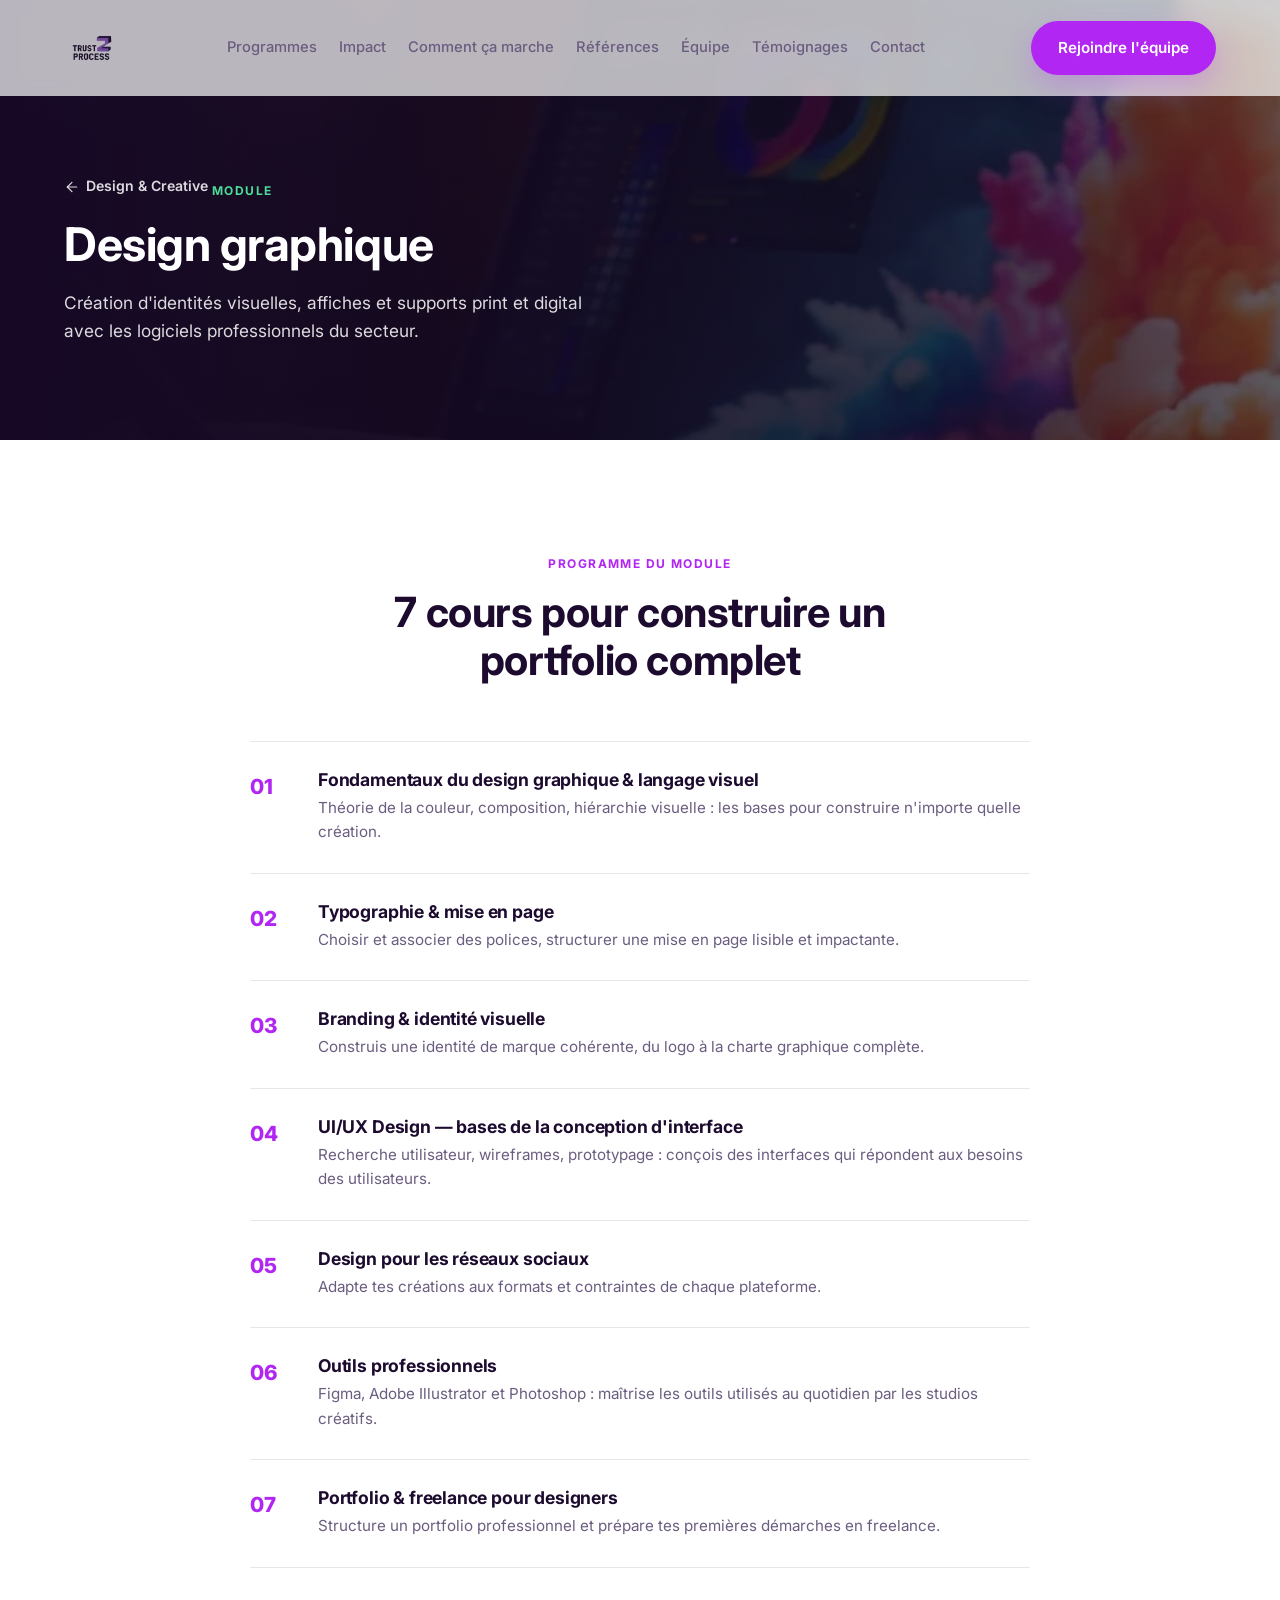
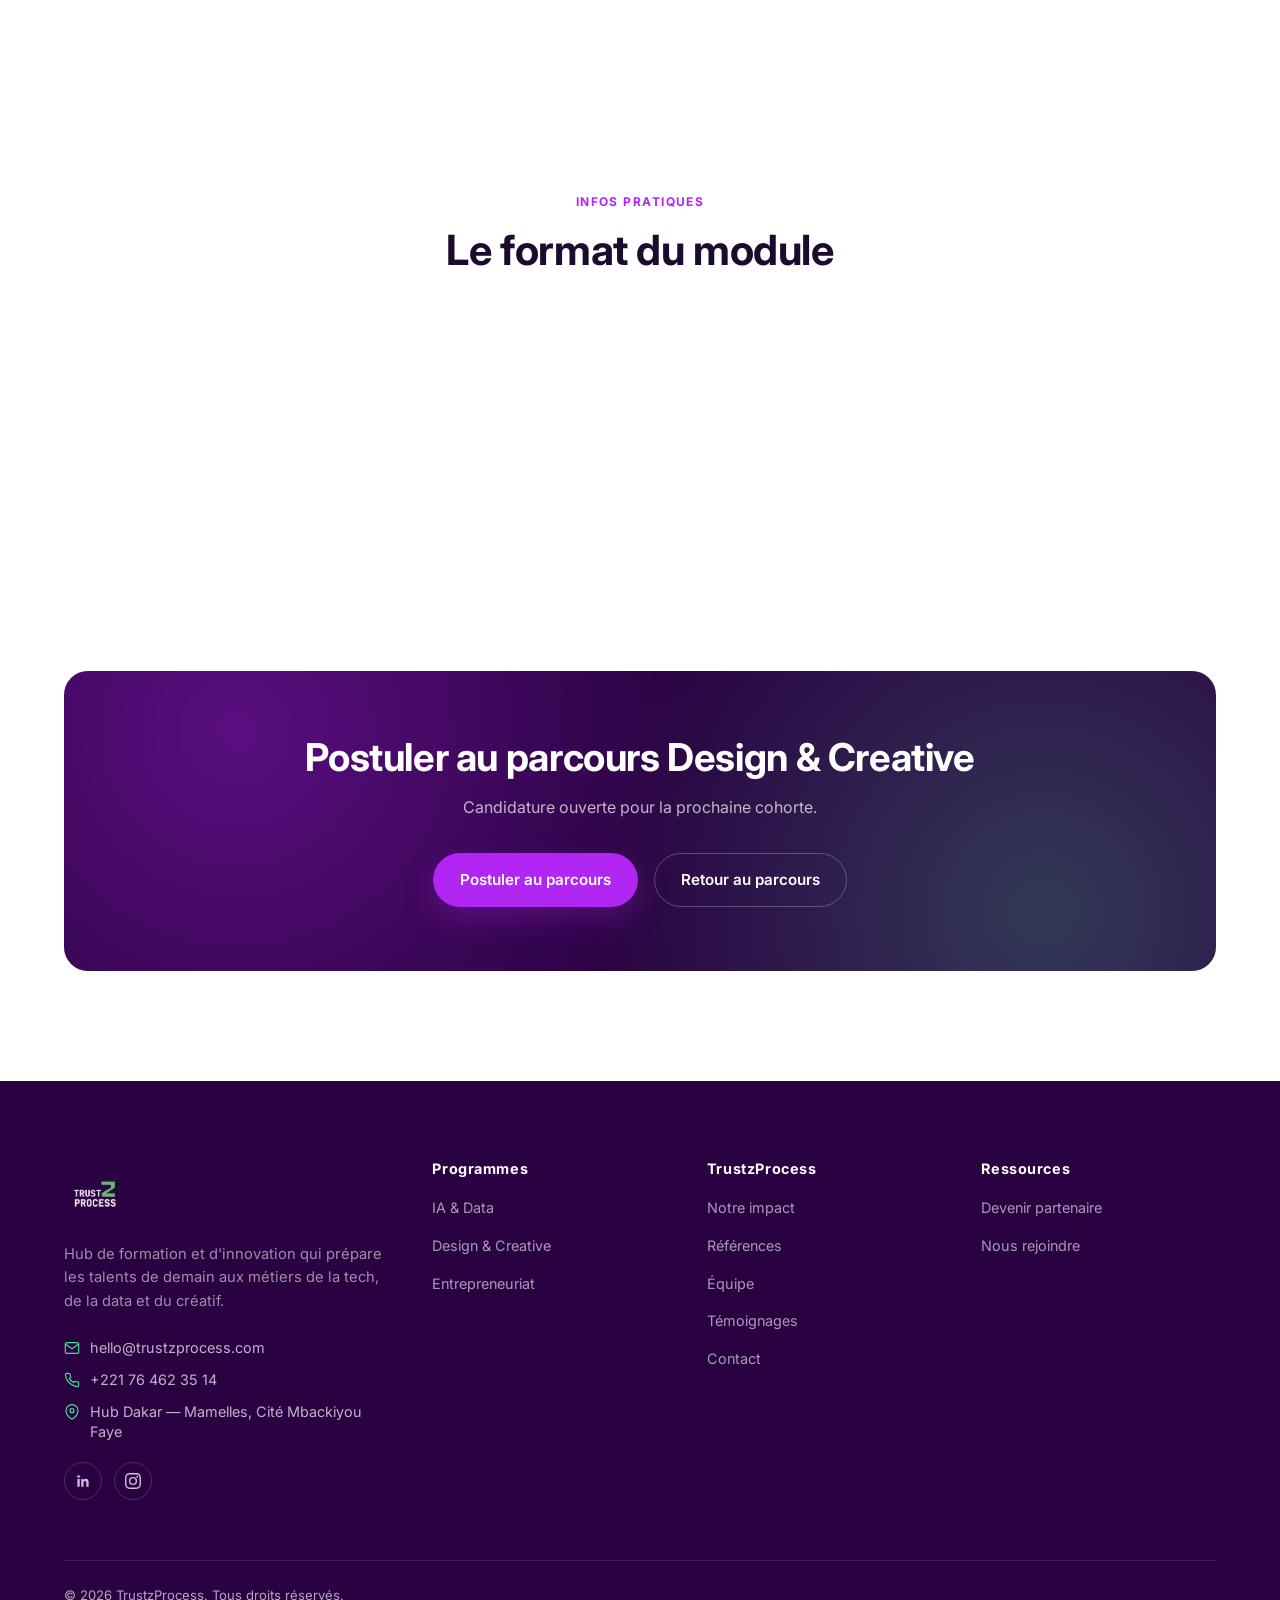
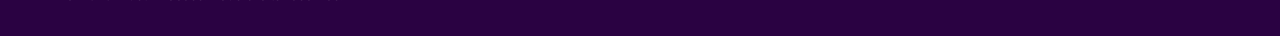
<file: design-graphique.html>
<!doctype html>
<html lang="fr">
<head>
<meta charset="UTF-8">
<meta name="viewport" content="width=device-width, initial-scale=1.0">
<title>Design graphique — TrustzProcess</title>
<meta name="description" content="Programme du module Design graphique : fondamentaux, typographie, branding, UI/UX, outils professionnels. Module du parcours Design & Creative.">
<meta property="og:type" content="website">
<meta property="og:title" content="Design graphique — TrustzProcess">
<meta property="og:description" content="Programme détaillé du module Design graphique du parcours Design & Creative.">
<meta property="og:image" content="assets/img/parcours/hero-graphic-design.webp">
<meta name="twitter:card" content="summary_large_image">
<meta name="twitter:title" content="Design graphique — TrustzProcess">
<meta name="twitter:description" content="Programme détaillé du module Design graphique du parcours Design & Creative.">
<meta name="twitter:image" content="assets/img/parcours/hero-graphic-design.webp">
<link rel="icon" type="image/png" sizes="32x32" href="assets/img/favicon-32.png">
<link rel="apple-touch-icon" href="assets/img/favicon-180.png">
<link rel="preconnect" href="https://fonts.googleapis.com">
<link rel="preconnect" href="https://fonts.gstatic.com" crossorigin>
<link href="https://fonts.googleapis.com/css2?family=Inter:wght@400;500;600;700;800&display=swap" rel="stylesheet">
<link rel="stylesheet" href="assets/css/style.css">
</head>
<body>

<header class="site-header" id="siteHeader">
  <div class="container">
    <a href="index.html" class="logo">
      <img src="assets/img/logo-light.png" alt="TrustzProcess" class="logo-img">
    </a>

    <nav class="nav-links" id="navLinks">
      <a href="index.html#programmes">Programmes</a>
      <a href="index.html#impact">Impact</a>
      <a href="index.html#parcours">Comment ça marche</a>
      <a href="references.html">Références</a>
      <a href="equipe.html">Équipe</a>
      <a href="index.html#temoignages">Témoignages</a>
      <a href="contact.html">Contact</a>
    </nav>

    <div class="header-actions">
      <a href="equipe.html#contact" class="btn btn-primary">Rejoindre l'équipe</a>
      <button class="nav-toggle" id="navToggle" aria-label="Ouvrir le menu">
        <svg class="icon icon-menu" viewBox="0 0 24 24"><line x1="4" y1="7" x2="20" y2="7"/><line x1="4" y1="12" x2="20" y2="12"/><line x1="4" y1="17" x2="20" y2="17"/></svg>
        <svg class="icon icon-close" viewBox="0 0 24 24"><line x1="6" y1="6" x2="18" y2="18"/><line x1="18" y1="6" x2="6" y2="18"/></svg>
      </button>
    </div>
  </div>
</header>

<main>

  <!-- PAGE HERO -->
  <section class="page-hero page-hero--image" style="background-image:url('assets/img/parcours/hero-graphic-design.webp');">
    <div class="container">
      <a href="design-creatif.html" class="back-link"><svg class="icon" viewBox="0 0 24 24"><line x1="19" y1="12" x2="5" y2="12"/><polyline points="12 19 5 12 12 5"/></svg> Design &amp; Creative</a>
      <span class="section-tag">Module</span>
      <h1>Design graphique</h1>
      <p>Création d'identités visuelles, affiches et supports print et digital avec les logiciels professionnels du secteur.</p>
    </div>
  </section>

  <!-- PROGRAMME -->
  <section>
    <div class="container">
      <div class="section-head center">
        <span class="section-tag">Programme du module</span>
        <h2>7 cours pour construire un portfolio complet</h2>
      </div>

      <div class="course-list">
        <div class="course-item reveal">
          <span class="course-num">01</span>
          <div>
            <h3>Fondamentaux du design graphique &amp; langage visuel</h3>
            <p>Théorie de la couleur, composition, hiérarchie visuelle : les bases pour construire n'importe quelle création.</p>
          </div>
        </div>
        <div class="course-item reveal">
          <span class="course-num">02</span>
          <div>
            <h3>Typographie &amp; mise en page</h3>
            <p>Choisir et associer des polices, structurer une mise en page lisible et impactante.</p>
          </div>
        </div>
        <div class="course-item reveal">
          <span class="course-num">03</span>
          <div>
            <h3>Branding &amp; identité visuelle</h3>
            <p>Construis une identité de marque cohérente, du logo à la charte graphique complète.</p>
          </div>
        </div>
        <div class="course-item reveal">
          <span class="course-num">04</span>
          <div>
            <h3>UI/UX Design — bases de la conception d'interface</h3>
            <p>Recherche utilisateur, wireframes, prototypage : conçois des interfaces qui répondent aux besoins des utilisateurs.</p>
          </div>
        </div>
        <div class="course-item reveal">
          <span class="course-num">05</span>
          <div>
            <h3>Design pour les réseaux sociaux</h3>
            <p>Adapte tes créations aux formats et contraintes de chaque plateforme.</p>
          </div>
        </div>
        <div class="course-item reveal">
          <span class="course-num">06</span>
          <div>
            <h3>Outils professionnels</h3>
            <p>Figma, Adobe Illustrator et Photoshop : maîtrise les outils utilisés au quotidien par les studios créatifs.</p>
          </div>
        </div>
        <div class="course-item reveal">
          <span class="course-num">07</span>
          <div>
            <h3>Portfolio &amp; freelance pour designers</h3>
            <p>Structure un portfolio professionnel et prépare tes premières démarches en freelance.</p>
          </div>
        </div>
      </div>
    </div>
  </section>

  <!-- INFOS PRATIQUES -->
  <section>
    <div class="container">
      <div class="section-head center">
        <span class="section-tag">Infos pratiques</span>
        <h2>Le format du module</h2>
      </div>
      <div class="format-band reveal">
        <div class="format-item"><span class="format-label">Durée</span><span class="format-value">13 semaines</span></div>
        <div class="format-divider"></div>
        <div class="format-item"><span class="format-label">Niveau</span><span class="format-value">Débutant accepté</span></div>
        <div class="format-divider"></div>
        <div class="format-item"><span class="format-label">Format</span><span class="format-value">Hybride — en ligne + présentiel</span></div>
        <div class="format-divider"></div>
        <div class="format-item"><span class="format-label">Rythme</span><span class="format-value">25h / semaine</span></div>
        <a href="#contact" class="btn btn-primary">Postuler</a>
      </div>
    </div>
  </section>

  <!-- CTA -->
  <section id="contact">
    <div class="container">
      <div class="cta-banner reveal">
        <h2>Postuler au parcours Design &amp; Creative</h2>
        <p>Candidature ouverte pour la prochaine cohorte.</p>
        <div class="cta-actions">
          <a href="mailto:hello@trustzprocess.com" class="btn btn-primary">Postuler au parcours</a>
          <a href="design-creatif.html" class="btn btn-ghost">Retour au parcours</a>
        </div>
      </div>
    </div>
  </section>

</main>

<footer class="site-footer">
  <div class="container">
    <div class="footer-top">
      <div class="footer-about">
        <a href="index.html" class="logo">
          <img src="assets/img/logo-dark.png" alt="TrustzProcess" class="logo-img">
        </a>
        <p>Hub de formation et d'innovation qui prépare les talents de demain aux métiers de la tech, de la data et du créatif.</p>
        <div class="footer-contact">
          <a href="mailto:hello@trustzprocess.com"><svg class="icon" viewBox="0 0 24 24"><path d="M4 4h16c1.1 0 2 .9 2 2v12c0 1.1-.9 2-2 2H4c-1.1 0-2-.9-2-2V6c0-1.1.9-2 2-2z"/><polyline points="22 6 12 13 2 6"/></svg> hello@trustzprocess.com</a>
          <a href="tel:+221764623514"><svg class="icon" viewBox="0 0 24 24"><path d="M22 16.92v3a2 2 0 0 1-2.18 2 19.79 19.79 0 0 1-8.63-3.07 19.5 19.5 0 0 1-6-6 19.79 19.79 0 0 1-3.07-8.67A2 2 0 0 1 4.11 2h3a2 2 0 0 1 2 1.72c.127.96.361 1.903.7 2.81a2 2 0 0 1-.45 2.11L8.09 9.91a16 16 0 0 0 6 6l1.27-1.27a2 2 0 0 1 2.11-.45c.907.339 1.85.573 2.81.7A2 2 0 0 1 22 16.92z"/></svg> +221 76 462 35 14</a>
          <a href="https://www.google.com/maps/search/?api=1&query=Cit%C3%A9+Mbackiyou+Faye%2C+Mamelles%2C+Dakar%2C+S%C3%A9n%C3%A9gal" target="_blank" rel="noopener"><svg class="icon" viewBox="0 0 24 24"><path d="M21 10c0 7-9 13-9 13s-9-6-9-13a9 9 0 0 1 18 0z"/><circle cx="12" cy="10" r="3"/></svg> Hub Dakar — Mamelles, Cité Mbackiyou Faye</a>
        </div>
        <div class="social-row">
          <a href="https://www.linkedin.com/company/trust-z-process-hub/" target="_blank" rel="noopener" aria-label="LinkedIn"><svg class="icon" viewBox="0 0 24 24"><path d="M20.447 20.452h-3.554v-5.569c0-1.328-.027-3.037-1.852-3.037-1.853 0-2.136 1.445-2.136 2.939v5.667H9.351V9h3.414v1.561h.046c.477-.9 1.637-1.85 3.37-1.85 3.601 0 4.267 2.37 4.267 5.455v6.286zM5.337 7.433a2.062 2.062 0 1 1 0-4.124 2.062 2.062 0 0 1 0 4.124zM7.119 20.452H3.554V9h3.565v11.452z"/></svg></a>
          <a href="https://instagram.com/trustzprocess_" target="_blank" rel="noopener" aria-label="Instagram"><svg class="icon" viewBox="0 0 24 24"><path d="M12 2.163c3.204 0 3.584.012 4.85.07 3.252.148 4.771 1.691 4.919 4.919.058 1.265.069 1.645.069 4.849 0 3.205-.012 3.584-.069 4.849-.149 3.225-1.664 4.771-4.919 4.919-1.266.058-1.644.07-4.85.07-3.204 0-3.584-.012-4.849-.07-3.26-.149-4.771-1.699-4.919-4.92-.058-1.265-.07-1.644-.07-4.849 0-3.204.012-3.583.07-4.849.149-3.227 1.664-4.771 4.919-4.919 1.266-.057 1.645-.069 4.849-.069zM12 0C8.741 0 8.332.014 7.052.072 2.695.272.273 2.69.073 7.052.014 8.332 0 8.741 0 12c0 3.259.014 3.668.072 4.948.2 4.358 2.618 6.78 6.98 6.98C8.332 23.986 8.741 24 12 24c3.259 0 3.668-.014 4.948-.072 4.354-.2 6.782-2.618 6.979-6.98.059-1.28.073-1.689.073-4.948 0-3.259-.014-3.667-.072-4.947-.196-4.354-2.617-6.78-6.979-6.98C15.668.014 15.259 0 12 0zm0 5.838a6.162 6.162 0 1 0 0 12.324 6.162 6.162 0 0 0 0-12.324zM12 16a4 4 0 1 1 0-8 4 4 0 0 1 0 8zm6.406-11.845a1.44 1.44 0 1 0 0 2.881 1.44 1.44 0 0 0 0-2.881z"/></svg></a>
        </div>
      </div>
      <div class="footer-col">
        <h4>Programmes</h4>
        <ul>
          <li><a href="ia-data.html">IA &amp; Data</a></li>
          <li><a href="design-creatif.html">Design &amp; Creative</a></li>
          <li><a href="entrepreneuriat.html">Entrepreneuriat</a></li>
        </ul>
      </div>
      <div class="footer-col">
        <h4>TrustzProcess</h4>
        <ul>
          <li><a href="index.html#impact">Notre impact</a></li>
          <li><a href="references.html">Références</a></li>
          <li><a href="equipe.html">Équipe</a></li>
          <li><a href="index.html#temoignages">Témoignages</a></li>
          <li><a href="contact.html">Contact</a></li>
        </ul>
      </div>
      <div class="footer-col">
        <h4>Ressources</h4>
        <ul>
          <li><a href="references.html#devenir-partenaire">Devenir partenaire</a></li>
          <li><a href="equipe.html#contact">Nous rejoindre</a></li>
        </ul>
      </div>
    </div>
    <div class="footer-bottom">
      <span>© 2026 TrustzProcess. Tous droits réservés.</span>
    </div>
  </div>
</footer>

<nav class="bottom-nav" aria-label="Navigation rapide">
  <a href="index.html"><svg class="icon" viewBox="0 0 24 24"><path d="M3 9l9-7 9 7v11a2 2 0 0 1-2 2H5a2 2 0 0 1-2-2z"/><polyline points="9 22 9 12 15 12 15 22"/></svg><span>Accueil</span></a>
  <a href="index.html#programmes"><svg class="icon" viewBox="0 0 24 24"><rect x="3" y="3" width="7" height="7"/><rect x="14" y="3" width="7" height="7"/><rect x="3" y="14" width="7" height="7"/><rect x="14" y="14" width="7" height="7"/></svg><span>Programmes</span></a>
  <a href="references.html"><svg class="icon" viewBox="0 0 24 24"><path d="M17 21v-2a4 4 0 0 0-4-4H5a4 4 0 0 0-4 4v2"/><circle cx="9" cy="7" r="4"/><path d="M23 21v-2a4 4 0 0 0-3-3.87"/><path d="M16 3.13a4 4 0 0 1 0 7.75"/></svg><span>Références</span></a>
  <a href="equipe.html"><svg class="icon" viewBox="0 0 24 24"><path d="M20 21v-2a4 4 0 0 0-4-4H8a4 4 0 0 0-4 4v2"/><circle cx="12" cy="7" r="4"/></svg><span>Équipe</span></a>
  <a href="contact.html"><svg class="icon" viewBox="0 0 24 24"><path d="M4 4h16c1.1 0 2 .9 2 2v12c0 1.1-.9 2-2 2H4c-1.1 0-2-.9-2-2V6c0-1.1.9-2 2-2z"/><polyline points="22 6 12 13 2 6"/></svg><span>Contact</span></a>
</nav>

<button id="backToTop" class="back-to-top" aria-label="Retour en haut"><svg class="icon" viewBox="0 0 24 24"><line x1="12" y1="19" x2="12" y2="5"/><polyline points="5 12 12 5 19 12"/></svg></button>

<script src="assets/js/main.js"></script>
</body>
</html>
</file>
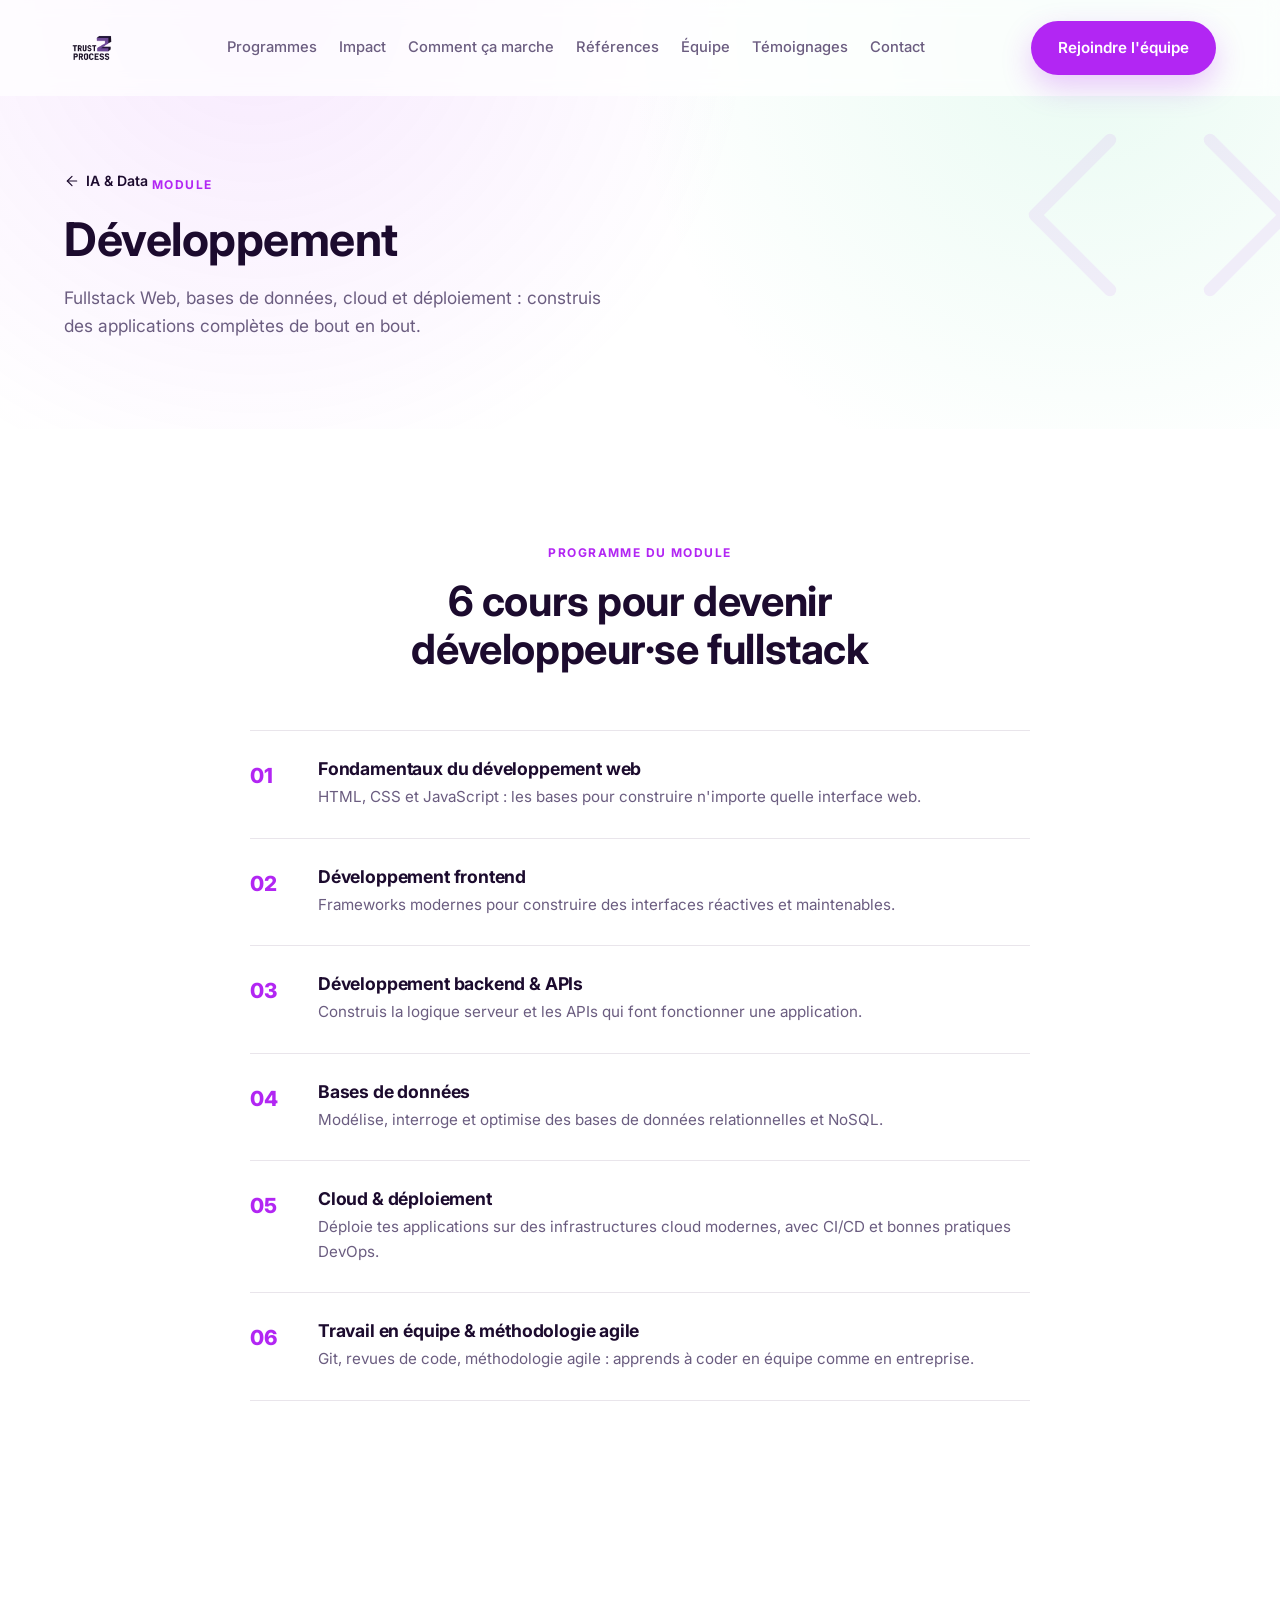
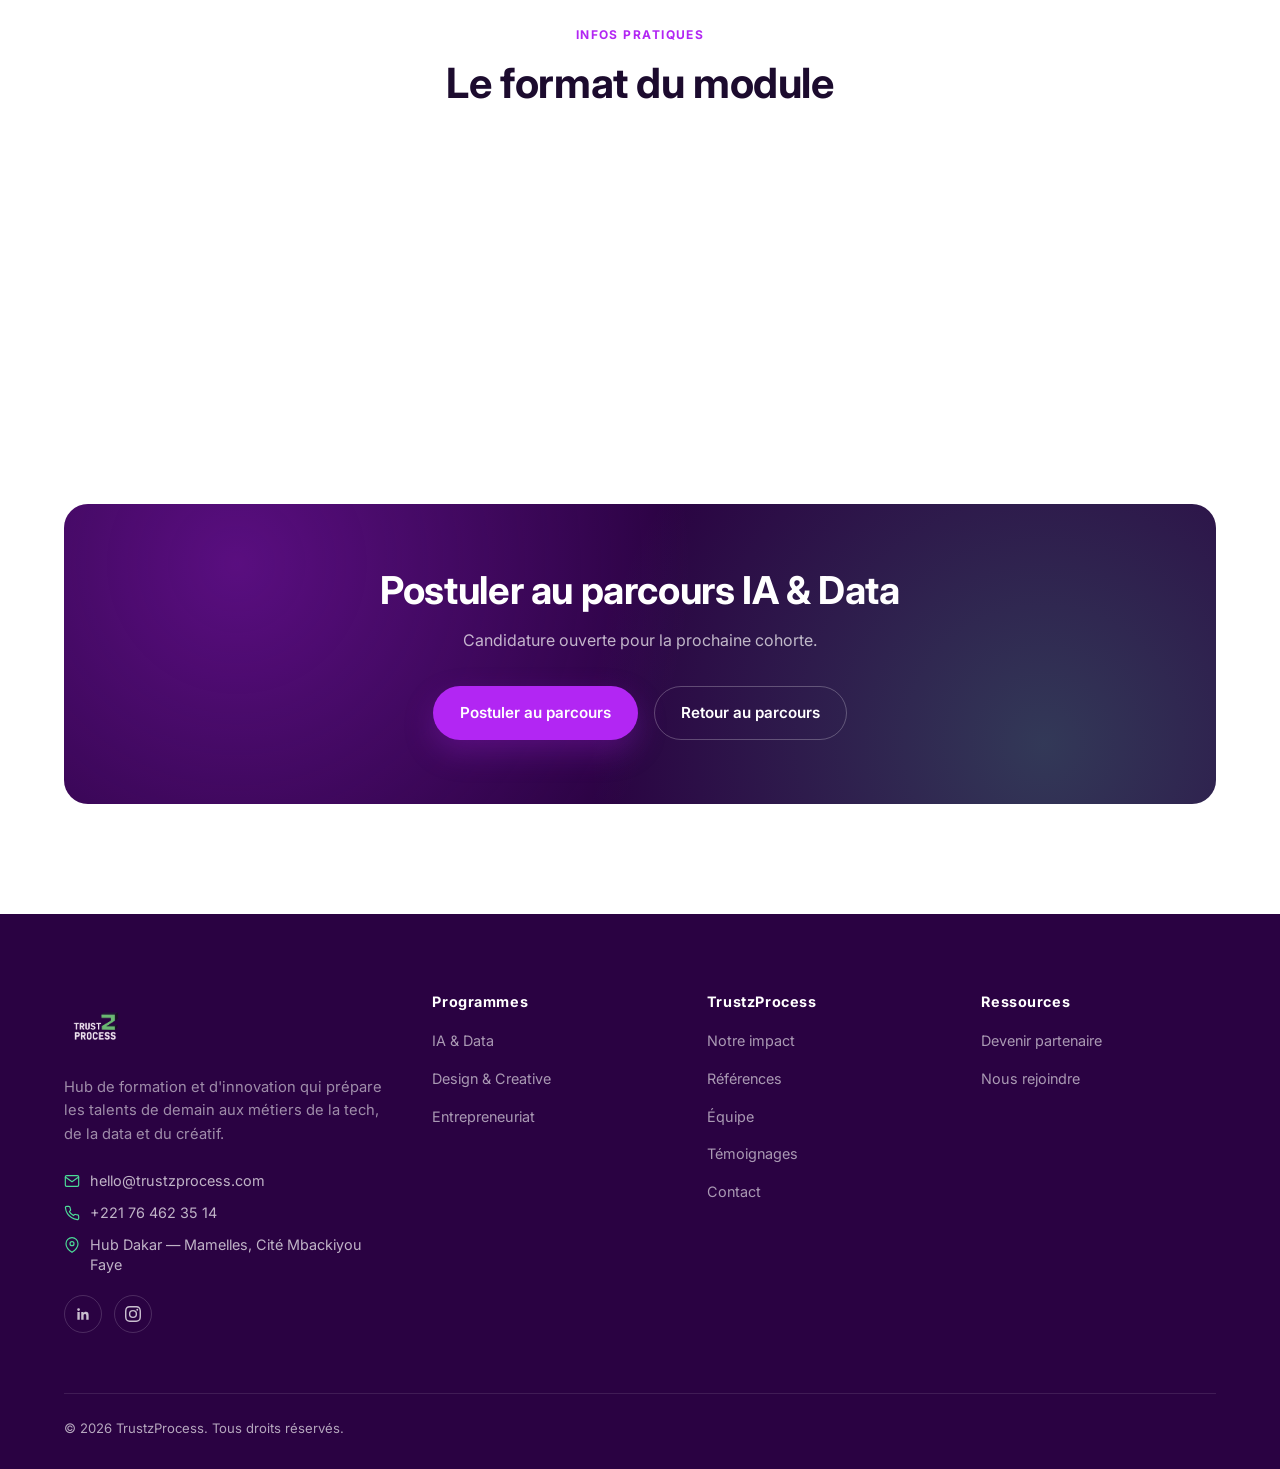
<file: developpement-web.html>
<!doctype html>
<html lang="fr">
<head>
<meta charset="UTF-8">
<meta name="viewport" content="width=device-width, initial-scale=1.0">
<title>Développement — TrustzProcess</title>
<meta name="description" content="Programme du module Développement : fullstack web, bases de données, cloud et déploiement. Module du parcours IA & Data.">
<meta property="og:type" content="website">
<meta property="og:title" content="Développement — TrustzProcess">
<meta property="og:description" content="Programme détaillé du module Développement du parcours IA & Data.">
<meta property="og:image" content="assets/img/logo-light.png">
<meta name="twitter:card" content="summary_large_image">
<meta name="twitter:title" content="Développement — TrustzProcess">
<meta name="twitter:description" content="Programme détaillé du module Développement du parcours IA & Data.">
<meta name="twitter:image" content="assets/img/logo-light.png">
<link rel="icon" type="image/png" sizes="32x32" href="assets/img/favicon-32.png">
<link rel="apple-touch-icon" href="assets/img/favicon-180.png">
<link rel="preconnect" href="https://fonts.googleapis.com">
<link rel="preconnect" href="https://fonts.gstatic.com" crossorigin>
<link href="https://fonts.googleapis.com/css2?family=Inter:wght@400;500;600;700;800&display=swap" rel="stylesheet">
<link rel="stylesheet" href="assets/css/style.css">
</head>
<body>

<header class="site-header" id="siteHeader">
  <div class="container">
    <a href="index.html" class="logo">
      <img src="assets/img/logo-light.png" alt="TrustzProcess" class="logo-img">
    </a>

    <nav class="nav-links" id="navLinks">
      <a href="index.html#programmes">Programmes</a>
      <a href="index.html#impact">Impact</a>
      <a href="index.html#parcours">Comment ça marche</a>
      <a href="references.html">Références</a>
      <a href="equipe.html">Équipe</a>
      <a href="index.html#temoignages">Témoignages</a>
      <a href="contact.html">Contact</a>
    </nav>

    <div class="header-actions">
      <a href="equipe.html#contact" class="btn btn-primary">Rejoindre l'équipe</a>
      <button class="nav-toggle" id="navToggle" aria-label="Ouvrir le menu">
        <svg class="icon icon-menu" viewBox="0 0 24 24"><line x1="4" y1="7" x2="20" y2="7"/><line x1="4" y1="12" x2="20" y2="12"/><line x1="4" y1="17" x2="20" y2="17"/></svg>
        <svg class="icon icon-close" viewBox="0 0 24 24"><line x1="6" y1="6" x2="18" y2="18"/><line x1="18" y1="6" x2="6" y2="18"/></svg>
      </button>
    </div>
  </div>
</header>

<main>

  <!-- PAGE HERO -->
  <section class="page-hero">
    <svg class="hero-watermark" viewBox="0 0 24 24"><polyline points="16 18 22 12 16 6"/><polyline points="8 6 2 12 8 18"/></svg>
    <div class="container">
      <a href="ia-data.html" class="back-link"><svg class="icon" viewBox="0 0 24 24"><line x1="19" y1="12" x2="5" y2="12"/><polyline points="12 19 5 12 12 5"/></svg> IA &amp; Data</a>
      <span class="section-tag">Module</span>
      <h1>Développement</h1>
      <p>Fullstack Web, bases de données, cloud et déploiement : construis des applications complètes de bout en bout.</p>
    </div>
  </section>

  <!-- PROGRAMME -->
  <section>
    <div class="container">
      <div class="section-head center">
        <span class="section-tag">Programme du module</span>
        <h2>6 cours pour devenir développeur·se fullstack</h2>
      </div>

      <div class="course-list">
        <div class="course-item reveal">
          <span class="course-num">01</span>
          <div>
            <h3>Fondamentaux du développement web</h3>
            <p>HTML, CSS et JavaScript : les bases pour construire n'importe quelle interface web.</p>
          </div>
        </div>
        <div class="course-item reveal">
          <span class="course-num">02</span>
          <div>
            <h3>Développement frontend</h3>
            <p>Frameworks modernes pour construire des interfaces réactives et maintenables.</p>
          </div>
        </div>
        <div class="course-item reveal">
          <span class="course-num">03</span>
          <div>
            <h3>Développement backend &amp; APIs</h3>
            <p>Construis la logique serveur et les APIs qui font fonctionner une application.</p>
          </div>
        </div>
        <div class="course-item reveal">
          <span class="course-num">04</span>
          <div>
            <h3>Bases de données</h3>
            <p>Modélise, interroge et optimise des bases de données relationnelles et NoSQL.</p>
          </div>
        </div>
        <div class="course-item reveal">
          <span class="course-num">05</span>
          <div>
            <h3>Cloud &amp; déploiement</h3>
            <p>Déploie tes applications sur des infrastructures cloud modernes, avec CI/CD et bonnes pratiques DevOps.</p>
          </div>
        </div>
        <div class="course-item reveal">
          <span class="course-num">06</span>
          <div>
            <h3>Travail en équipe &amp; méthodologie agile</h3>
            <p>Git, revues de code, méthodologie agile : apprends à coder en équipe comme en entreprise.</p>
          </div>
        </div>
      </div>
    </div>
  </section>

  <!-- INFOS PRATIQUES -->
  <section>
    <div class="container">
      <div class="section-head center">
        <span class="section-tag">Infos pratiques</span>
        <h2>Le format du module</h2>
      </div>
      <div class="format-band reveal">
        <div class="format-item"><span class="format-label">Durée</span><span class="format-value">15 semaines</span></div>
        <div class="format-divider"></div>
        <div class="format-item"><span class="format-label">Niveau</span><span class="format-value">Débutant accepté</span></div>
        <div class="format-divider"></div>
        <div class="format-item"><span class="format-label">Format</span><span class="format-value">Hybride — en ligne + présentiel</span></div>
        <div class="format-divider"></div>
        <div class="format-item"><span class="format-label">Rythme</span><span class="format-value">30h / semaine</span></div>
        <a href="#contact" class="btn btn-primary">Postuler</a>
      </div>
    </div>
  </section>

  <!-- CTA -->
  <section id="contact">
    <div class="container">
      <div class="cta-banner reveal">
        <h2>Postuler au parcours IA &amp; Data</h2>
        <p>Candidature ouverte pour la prochaine cohorte.</p>
        <div class="cta-actions">
          <a href="mailto:hello@trustzprocess.com" class="btn btn-primary">Postuler au parcours</a>
          <a href="ia-data.html" class="btn btn-ghost">Retour au parcours</a>
        </div>
      </div>
    </div>
  </section>

</main>

<footer class="site-footer">
  <div class="container">
    <div class="footer-top">
      <div class="footer-about">
        <a href="index.html" class="logo">
          <img src="assets/img/logo-dark.png" alt="TrustzProcess" class="logo-img">
        </a>
        <p>Hub de formation et d'innovation qui prépare les talents de demain aux métiers de la tech, de la data et du créatif.</p>
        <div class="footer-contact">
          <a href="mailto:hello@trustzprocess.com"><svg class="icon" viewBox="0 0 24 24"><path d="M4 4h16c1.1 0 2 .9 2 2v12c0 1.1-.9 2-2 2H4c-1.1 0-2-.9-2-2V6c0-1.1.9-2 2-2z"/><polyline points="22 6 12 13 2 6"/></svg> hello@trustzprocess.com</a>
          <a href="tel:+221764623514"><svg class="icon" viewBox="0 0 24 24"><path d="M22 16.92v3a2 2 0 0 1-2.18 2 19.79 19.79 0 0 1-8.63-3.07 19.5 19.5 0 0 1-6-6 19.79 19.79 0 0 1-3.07-8.67A2 2 0 0 1 4.11 2h3a2 2 0 0 1 2 1.72c.127.96.361 1.903.7 2.81a2 2 0 0 1-.45 2.11L8.09 9.91a16 16 0 0 0 6 6l1.27-1.27a2 2 0 0 1 2.11-.45c.907.339 1.85.573 2.81.7A2 2 0 0 1 22 16.92z"/></svg> +221 76 462 35 14</a>
          <a href="https://www.google.com/maps/search/?api=1&query=Cit%C3%A9+Mbackiyou+Faye%2C+Mamelles%2C+Dakar%2C+S%C3%A9n%C3%A9gal" target="_blank" rel="noopener"><svg class="icon" viewBox="0 0 24 24"><path d="M21 10c0 7-9 13-9 13s-9-6-9-13a9 9 0 0 1 18 0z"/><circle cx="12" cy="10" r="3"/></svg> Hub Dakar — Mamelles, Cité Mbackiyou Faye</a>
        </div>
        <div class="social-row">
          <a href="https://www.linkedin.com/company/trust-z-process-hub/" target="_blank" rel="noopener" aria-label="LinkedIn"><svg class="icon" viewBox="0 0 24 24"><path d="M20.447 20.452h-3.554v-5.569c0-1.328-.027-3.037-1.852-3.037-1.853 0-2.136 1.445-2.136 2.939v5.667H9.351V9h3.414v1.561h.046c.477-.9 1.637-1.85 3.37-1.85 3.601 0 4.267 2.37 4.267 5.455v6.286zM5.337 7.433a2.062 2.062 0 1 1 0-4.124 2.062 2.062 0 0 1 0 4.124zM7.119 20.452H3.554V9h3.565v11.452z"/></svg></a>
          <a href="https://instagram.com/trustzprocess_" target="_blank" rel="noopener" aria-label="Instagram"><svg class="icon" viewBox="0 0 24 24"><path d="M12 2.163c3.204 0 3.584.012 4.85.07 3.252.148 4.771 1.691 4.919 4.919.058 1.265.069 1.645.069 4.849 0 3.205-.012 3.584-.069 4.849-.149 3.225-1.664 4.771-4.919 4.919-1.266.058-1.644.07-4.85.07-3.204 0-3.584-.012-4.849-.07-3.26-.149-4.771-1.699-4.919-4.92-.058-1.265-.07-1.644-.07-4.849 0-3.204.012-3.583.07-4.849.149-3.227 1.664-4.771 4.919-4.919 1.266-.057 1.645-.069 4.849-.069zM12 0C8.741 0 8.332.014 7.052.072 2.695.272.273 2.69.073 7.052.014 8.332 0 8.741 0 12c0 3.259.014 3.668.072 4.948.2 4.358 2.618 6.78 6.98 6.98C8.332 23.986 8.741 24 12 24c3.259 0 3.668-.014 4.948-.072 4.354-.2 6.782-2.618 6.979-6.98.059-1.28.073-1.689.073-4.948 0-3.259-.014-3.667-.072-4.947-.196-4.354-2.617-6.78-6.979-6.98C15.668.014 15.259 0 12 0zm0 5.838a6.162 6.162 0 1 0 0 12.324 6.162 6.162 0 0 0 0-12.324zM12 16a4 4 0 1 1 0-8 4 4 0 0 1 0 8zm6.406-11.845a1.44 1.44 0 1 0 0 2.881 1.44 1.44 0 0 0 0-2.881z"/></svg></a>
        </div>
      </div>
      <div class="footer-col">
        <h4>Programmes</h4>
        <ul>
          <li><a href="ia-data.html">IA &amp; Data</a></li>
          <li><a href="design-creatif.html">Design &amp; Creative</a></li>
          <li><a href="entrepreneuriat.html">Entrepreneuriat</a></li>
        </ul>
      </div>
      <div class="footer-col">
        <h4>TrustzProcess</h4>
        <ul>
          <li><a href="index.html#impact">Notre impact</a></li>
          <li><a href="references.html">Références</a></li>
          <li><a href="equipe.html">Équipe</a></li>
          <li><a href="index.html#temoignages">Témoignages</a></li>
          <li><a href="contact.html">Contact</a></li>
        </ul>
      </div>
      <div class="footer-col">
        <h4>Ressources</h4>
        <ul>
          <li><a href="references.html#devenir-partenaire">Devenir partenaire</a></li>
          <li><a href="equipe.html#contact">Nous rejoindre</a></li>
        </ul>
      </div>
    </div>
    <div class="footer-bottom">
      <span>© 2026 TrustzProcess. Tous droits réservés.</span>
    </div>
  </div>
</footer>

<nav class="bottom-nav" aria-label="Navigation rapide">
  <a href="index.html"><svg class="icon" viewBox="0 0 24 24"><path d="M3 9l9-7 9 7v11a2 2 0 0 1-2 2H5a2 2 0 0 1-2-2z"/><polyline points="9 22 9 12 15 12 15 22"/></svg><span>Accueil</span></a>
  <a href="index.html#programmes"><svg class="icon" viewBox="0 0 24 24"><rect x="3" y="3" width="7" height="7"/><rect x="14" y="3" width="7" height="7"/><rect x="3" y="14" width="7" height="7"/><rect x="14" y="14" width="7" height="7"/></svg><span>Programmes</span></a>
  <a href="references.html"><svg class="icon" viewBox="0 0 24 24"><path d="M17 21v-2a4 4 0 0 0-4-4H5a4 4 0 0 0-4 4v2"/><circle cx="9" cy="7" r="4"/><path d="M23 21v-2a4 4 0 0 0-3-3.87"/><path d="M16 3.13a4 4 0 0 1 0 7.75"/></svg><span>Références</span></a>
  <a href="equipe.html"><svg class="icon" viewBox="0 0 24 24"><path d="M20 21v-2a4 4 0 0 0-4-4H8a4 4 0 0 0-4 4v2"/><circle cx="12" cy="7" r="4"/></svg><span>Équipe</span></a>
  <a href="contact.html"><svg class="icon" viewBox="0 0 24 24"><path d="M4 4h16c1.1 0 2 .9 2 2v12c0 1.1-.9 2-2 2H4c-1.1 0-2-.9-2-2V6c0-1.1.9-2 2-2z"/><polyline points="22 6 12 13 2 6"/></svg><span>Contact</span></a>
</nav>

<button id="backToTop" class="back-to-top" aria-label="Retour en haut"><svg class="icon" viewBox="0 0 24 24"><line x1="12" y1="19" x2="12" y2="5"/><polyline points="5 12 12 5 19 12"/></svg></button>

<script src="assets/js/main.js"></script>
</body>
</html>
</file>
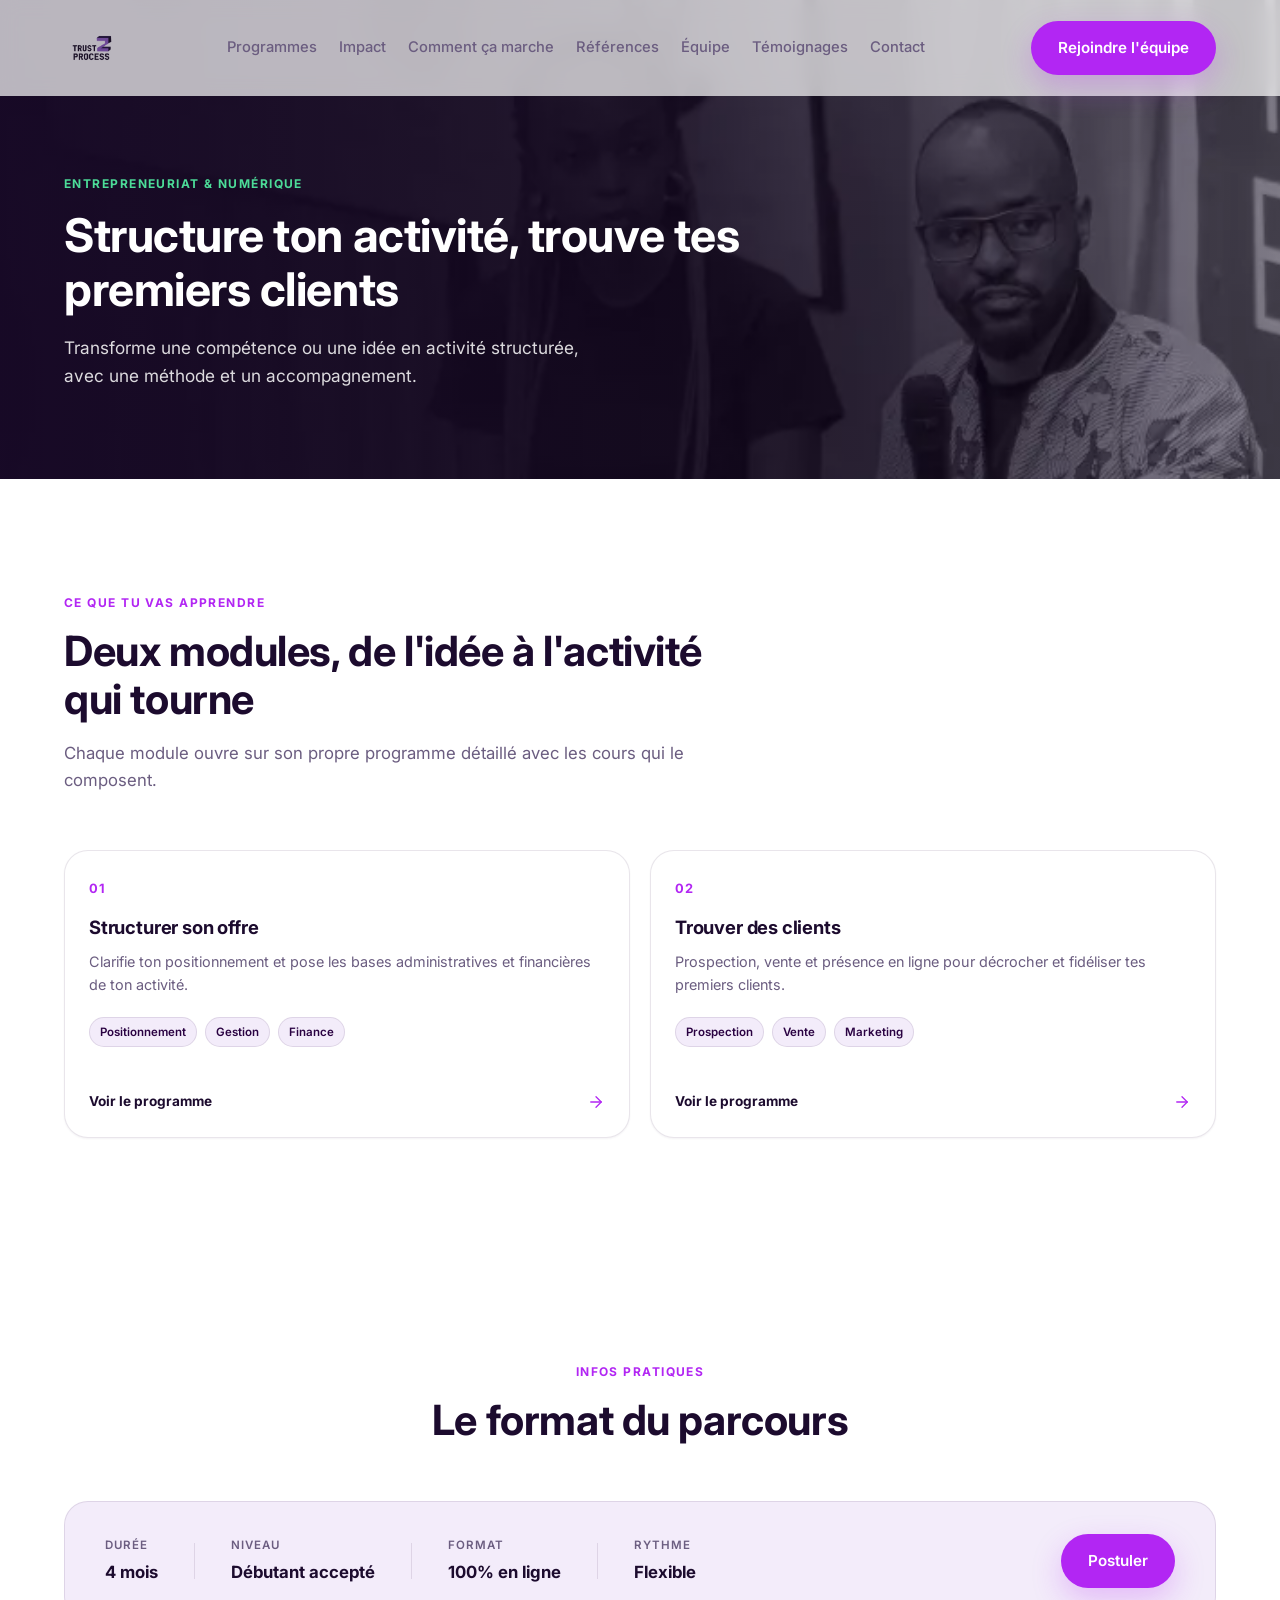
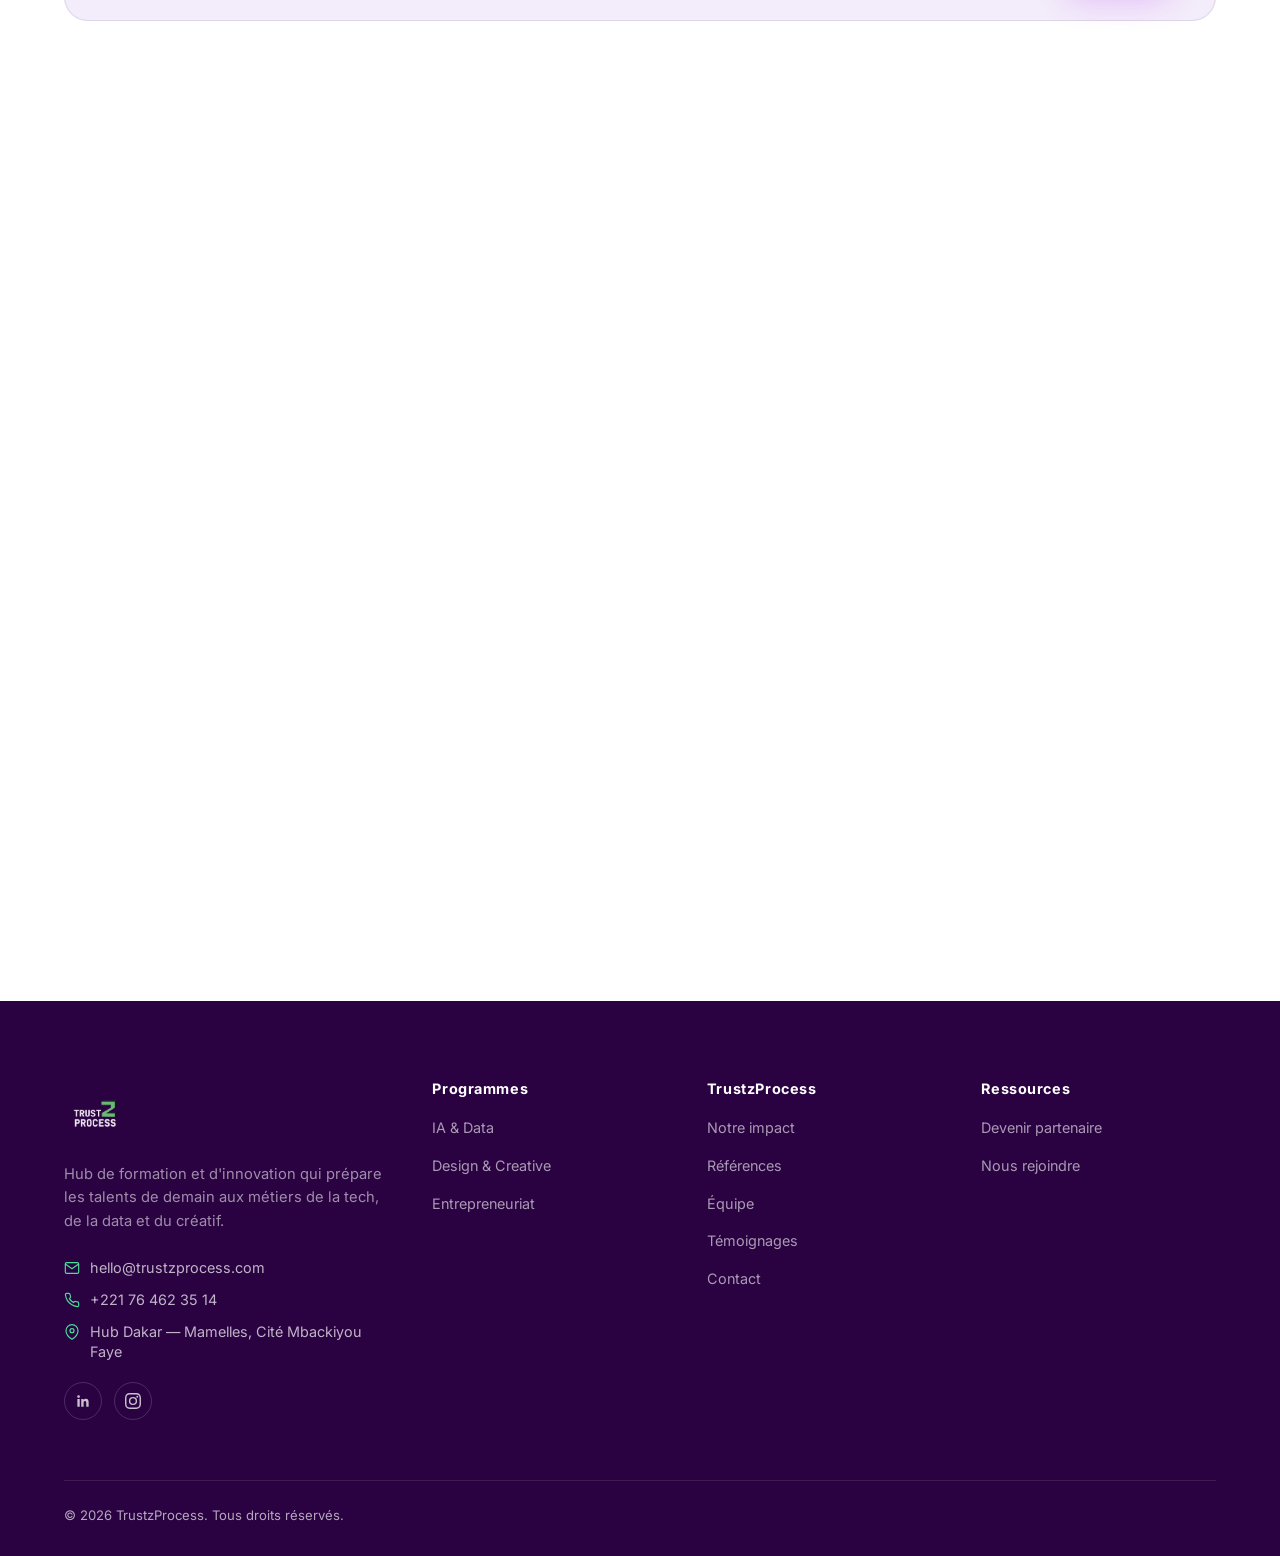
<file: entrepreneuriat.html>
<!doctype html>
<html lang="fr">
<head>
<meta charset="UTF-8">
<meta name="viewport" content="width=device-width, initial-scale=1.0">
<title>Entrepreneuriat & Numérique — TrustzProcess</title>
<meta name="description" content="Structure ton activité et trouve tes premiers clients. Parcours TrustzProcess en 4 mois, 100% en ligne, rythme flexible.">
<meta property="og:type" content="website">
<meta property="og:title" content="Entrepreneuriat & Numérique — TrustzProcess">
<meta property="og:description" content="Structure ton activité et trouve tes premiers clients.">
<meta property="og:image" content="assets/img/parcours/hero_track_entrepreneurship.webp">
<meta name="twitter:card" content="summary_large_image">
<meta name="twitter:title" content="Entrepreneuriat & Numérique — TrustzProcess">
<meta name="twitter:description" content="Structure ton activité et trouve tes premiers clients.">
<meta name="twitter:image" content="assets/img/parcours/hero_track_entrepreneurship.webp">
<link rel="icon" type="image/png" sizes="32x32" href="assets/img/favicon-32.png">
<link rel="apple-touch-icon" href="assets/img/favicon-180.png">
<link rel="preconnect" href="https://fonts.googleapis.com">
<link rel="preconnect" href="https://fonts.gstatic.com" crossorigin>
<link href="https://fonts.googleapis.com/css2?family=Inter:wght@400;500;600;700;800&display=swap" rel="stylesheet">
<link rel="stylesheet" href="assets/css/style.css">
</head>
<body>

<header class="site-header" id="siteHeader">
  <div class="container">
    <a href="index.html" class="logo">
      <img src="assets/img/logo-light.png" alt="TrustzProcess" class="logo-img">
    </a>

    <nav class="nav-links" id="navLinks">
      <a href="index.html#programmes">Programmes</a>
      <a href="index.html#impact">Impact</a>
      <a href="index.html#parcours">Comment ça marche</a>
      <a href="references.html">Références</a>
      <a href="equipe.html">Équipe</a>
      <a href="index.html#temoignages">Témoignages</a>
      <a href="contact.html">Contact</a>
    </nav>

    <div class="header-actions">
      <a href="equipe.html#contact" class="btn btn-primary">Rejoindre l'équipe</a>
      <button class="nav-toggle" id="navToggle" aria-label="Ouvrir le menu">
        <svg class="icon icon-menu" viewBox="0 0 24 24"><line x1="4" y1="7" x2="20" y2="7"/><line x1="4" y1="12" x2="20" y2="12"/><line x1="4" y1="17" x2="20" y2="17"/></svg>
        <svg class="icon icon-close" viewBox="0 0 24 24"><line x1="6" y1="6" x2="18" y2="18"/><line x1="18" y1="6" x2="6" y2="18"/></svg>
      </button>
    </div>
  </div>
</header>

<main>

  <!-- PAGE HERO -->
  <section class="page-hero page-hero--image" style="background-image:url('assets/img/parcours/hero_track_entrepreneurship.webp');">
    <div class="container">
      <span class="section-tag">Entrepreneuriat &amp; Numérique</span>
      <h1>Structure ton activité, trouve tes premiers clients</h1>
      <p>Transforme une compétence ou une idée en activité structurée, avec une méthode et un accompagnement.</p>
    </div>
  </section>

  <!-- SKILLS -->
  <section>
    <div class="container">
      <div class="section-head">
        <span class="section-tag">Ce que tu vas apprendre</span>
        <h2>Deux modules, de l'idée à l'activité qui tourne</h2>
        <p>Chaque module ouvre sur son propre programme détaillé avec les cours qui le composent.</p>
      </div>

      <div class="programs-grid">
        <a href="structurer-son-offre.html" class="program-card reveal">
          <span class="num">01</span>
          <h3>Structurer son offre</h3>
          <p>Clarifie ton positionnement et pose les bases administratives et financières de ton activité.</p>
          <div class="tags"><span>Positionnement</span><span>Gestion</span><span>Finance</span></div>
          <div class="link-row"><span>Voir le programme</span><svg class="icon" viewBox="0 0 24 24"><line x1="5" y1="12" x2="19" y2="12"/><polyline points="12 5 19 12 12 19"/></svg></div>
        </a>
        <a href="trouver-des-clients.html" class="program-card reveal">
          <span class="num">02</span>
          <h3>Trouver des clients</h3>
          <p>Prospection, vente et présence en ligne pour décrocher et fidéliser tes premiers clients.</p>
          <div class="tags"><span>Prospection</span><span>Vente</span><span>Marketing</span></div>
          <div class="link-row"><span>Voir le programme</span><svg class="icon" viewBox="0 0 24 24"><line x1="5" y1="12" x2="19" y2="12"/><polyline points="12 5 19 12 12 19"/></svg></div>
        </a>
      </div>
    </div>
  </section>

  <!-- INFOS PRATIQUES -->
  <section>
    <div class="container">
      <div class="section-head center">
        <span class="section-tag">Infos pratiques</span>
        <h2>Le format du parcours</h2>
      </div>
      <div class="format-band reveal">
        <div class="format-item"><span class="format-label">Durée</span><span class="format-value">4 mois</span></div>
        <div class="format-divider"></div>
        <div class="format-item"><span class="format-label">Niveau</span><span class="format-value">Débutant accepté</span></div>
        <div class="format-divider"></div>
        <div class="format-item"><span class="format-label">Format</span><span class="format-value">100% en ligne</span></div>
        <div class="format-divider"></div>
        <div class="format-item"><span class="format-label">Rythme</span><span class="format-value">Flexible</span></div>
        <a href="#contact" class="btn btn-primary">Postuler</a>
      </div>
    </div>
  </section>

  <!-- POUR QUI / DEBOUCHES -->
  <section>
    <div class="container">
      <div class="split-grid">
        <div class="reveal">
          <h3>Pour qui ?</h3>
          <p>Une compétence ou une idée à monétiser, et l'envie de travailler en autonomie. Aucun diplôme en gestion ou en commerce n'est requis.</p>
        </div>
        <div class="reveal">
          <h3>Débouchés</h3>
          <div class="debouches-tags">
            <span>Freelance</span>
            <span>Fondateur·rice de micro-entreprise</span>
            <span>Consultant·e indépendant·e</span>
          </div>
        </div>
      </div>
    </div>
  </section>

  <!-- CTA -->
  <section id="contact">
    <div class="container">
      <div class="cta-banner reveal">
        <h2>Postuler au parcours Entrepreneuriat &amp; Numérique</h2>
        <p>Candidature ouverte pour la prochaine cohorte.</p>
        <div class="cta-actions">
          <a href="mailto:hello@trustzprocess.com" class="btn btn-primary">Postuler au parcours</a>
          <a href="index.html#programmes" class="btn btn-ghost">Voir les autres parcours</a>
        </div>
      </div>
    </div>
  </section>

</main>

<footer class="site-footer">
  <div class="container">
    <div class="footer-top">
      <div class="footer-about">
        <a href="index.html" class="logo">
          <img src="assets/img/logo-dark.png" alt="TrustzProcess" class="logo-img">
        </a>
        <p>Hub de formation et d'innovation qui prépare les talents de demain aux métiers de la tech, de la data et du créatif.</p>
        <div class="footer-contact">
          <a href="mailto:hello@trustzprocess.com"><svg class="icon" viewBox="0 0 24 24"><path d="M4 4h16c1.1 0 2 .9 2 2v12c0 1.1-.9 2-2 2H4c-1.1 0-2-.9-2-2V6c0-1.1.9-2 2-2z"/><polyline points="22 6 12 13 2 6"/></svg> hello@trustzprocess.com</a>
          <a href="tel:+221764623514"><svg class="icon" viewBox="0 0 24 24"><path d="M22 16.92v3a2 2 0 0 1-2.18 2 19.79 19.79 0 0 1-8.63-3.07 19.5 19.5 0 0 1-6-6 19.79 19.79 0 0 1-3.07-8.67A2 2 0 0 1 4.11 2h3a2 2 0 0 1 2 1.72c.127.96.361 1.903.7 2.81a2 2 0 0 1-.45 2.11L8.09 9.91a16 16 0 0 0 6 6l1.27-1.27a2 2 0 0 1 2.11-.45c.907.339 1.85.573 2.81.7A2 2 0 0 1 22 16.92z"/></svg> +221 76 462 35 14</a>
          <a href="https://www.google.com/maps/search/?api=1&query=Cit%C3%A9+Mbackiyou+Faye%2C+Mamelles%2C+Dakar%2C+S%C3%A9n%C3%A9gal" target="_blank" rel="noopener"><svg class="icon" viewBox="0 0 24 24"><path d="M21 10c0 7-9 13-9 13s-9-6-9-13a9 9 0 0 1 18 0z"/><circle cx="12" cy="10" r="3"/></svg> Hub Dakar — Mamelles, Cité Mbackiyou Faye</a>        </div>
        <div class="social-row">
          <a href="https://www.linkedin.com/company/trust-z-process-hub/" target="_blank" rel="noopener" aria-label="LinkedIn"><svg class="icon" viewBox="0 0 24 24"><path d="M20.447 20.452h-3.554v-5.569c0-1.328-.027-3.037-1.852-3.037-1.853 0-2.136 1.445-2.136 2.939v5.667H9.351V9h3.414v1.561h.046c.477-.9 1.637-1.85 3.37-1.85 3.601 0 4.267 2.37 4.267 5.455v6.286zM5.337 7.433a2.062 2.062 0 1 1 0-4.124 2.062 2.062 0 0 1 0 4.124zM7.119 20.452H3.554V9h3.565v11.452z"/></svg></a>
          <a href="https://instagram.com/trustzprocess_" target="_blank" rel="noopener" aria-label="Instagram"><svg class="icon" viewBox="0 0 24 24"><path d="M12 2.163c3.204 0 3.584.012 4.85.07 3.252.148 4.771 1.691 4.919 4.919.058 1.265.069 1.645.069 4.849 0 3.205-.012 3.584-.069 4.849-.149 3.225-1.664 4.771-4.919 4.919-1.266.058-1.644.07-4.85.07-3.204 0-3.584-.012-4.849-.07-3.26-.149-4.771-1.699-4.919-4.92-.058-1.265-.07-1.644-.07-4.849 0-3.204.012-3.583.07-4.849.149-3.227 1.664-4.771 4.919-4.919 1.266-.057 1.645-.069 4.849-.069zM12 0C8.741 0 8.332.014 7.052.072 2.695.272.273 2.69.073 7.052.014 8.332 0 8.741 0 12c0 3.259.014 3.668.072 4.948.2 4.358 2.618 6.78 6.98 6.98C8.332 23.986 8.741 24 12 24c3.259 0 3.668-.014 4.948-.072 4.354-.2 6.782-2.618 6.979-6.98.059-1.28.073-1.689.073-4.948 0-3.259-.014-3.667-.072-4.947-.196-4.354-2.617-6.78-6.979-6.98C15.668.014 15.259 0 12 0zm0 5.838a6.162 6.162 0 1 0 0 12.324 6.162 6.162 0 0 0 0-12.324zM12 16a4 4 0 1 1 0-8 4 4 0 0 1 0 8zm6.406-11.845a1.44 1.44 0 1 0 0 2.881 1.44 1.44 0 0 0 0-2.881z"/></svg></a>
        </div>
      </div>
      <div class="footer-col">
        <h4>Programmes</h4>
        <ul>
          <li><a href="ia-data.html">IA &amp; Data</a></li>
          <li><a href="design-creatif.html">Design &amp; Creative</a></li>
          <li><a href="entrepreneuriat.html">Entrepreneuriat</a></li>
        </ul>
      </div>
      <div class="footer-col">
        <h4>TrustzProcess</h4>
        <ul>
          <li><a href="index.html#impact">Notre impact</a></li>
          <li><a href="references.html">Références</a></li>
          <li><a href="equipe.html">Équipe</a></li>
          <li><a href="index.html#temoignages">Témoignages</a></li>
          <li><a href="contact.html">Contact</a></li>
        </ul>
      </div>
      <div class="footer-col">
        <h4>Ressources</h4>
        <ul>
          <li><a href="references.html#devenir-partenaire">Devenir partenaire</a></li>
          <li><a href="equipe.html#contact">Nous rejoindre</a></li>
        </ul>
      </div>
    </div>
    <div class="footer-bottom">
      <span>© 2026 TrustzProcess. Tous droits réservés.</span>
    </div>
  </div>
</footer>

<nav class="bottom-nav" aria-label="Navigation rapide">
  <a href="index.html"><svg class="icon" viewBox="0 0 24 24"><path d="M3 9l9-7 9 7v11a2 2 0 0 1-2 2H5a2 2 0 0 1-2-2z"/><polyline points="9 22 9 12 15 12 15 22"/></svg><span>Accueil</span></a>
  <a href="index.html#programmes"><svg class="icon" viewBox="0 0 24 24"><rect x="3" y="3" width="7" height="7"/><rect x="14" y="3" width="7" height="7"/><rect x="3" y="14" width="7" height="7"/><rect x="14" y="14" width="7" height="7"/></svg><span>Programmes</span></a>
  <a href="references.html"><svg class="icon" viewBox="0 0 24 24"><path d="M17 21v-2a4 4 0 0 0-4-4H5a4 4 0 0 0-4 4v2"/><circle cx="9" cy="7" r="4"/><path d="M23 21v-2a4 4 0 0 0-3-3.87"/><path d="M16 3.13a4 4 0 0 1 0 7.75"/></svg><span>Références</span></a>
  <a href="equipe.html"><svg class="icon" viewBox="0 0 24 24"><path d="M20 21v-2a4 4 0 0 0-4-4H8a4 4 0 0 0-4 4v2"/><circle cx="12" cy="7" r="4"/></svg><span>Équipe</span></a>
  <a href="contact.html"><svg class="icon" viewBox="0 0 24 24"><path d="M4 4h16c1.1 0 2 .9 2 2v12c0 1.1-.9 2-2 2H4c-1.1 0-2-.9-2-2V6c0-1.1.9-2 2-2z"/><polyline points="22 6 12 13 2 6"/></svg><span>Contact</span></a>
</nav>

<button id="backToTop" class="back-to-top" aria-label="Retour en haut"><svg class="icon" viewBox="0 0 24 24"><line x1="12" y1="19" x2="12" y2="5"/><polyline points="5 12 12 5 19 12"/></svg></button>

<script src="assets/js/main.js"></script>
</body>
</html>
</file>
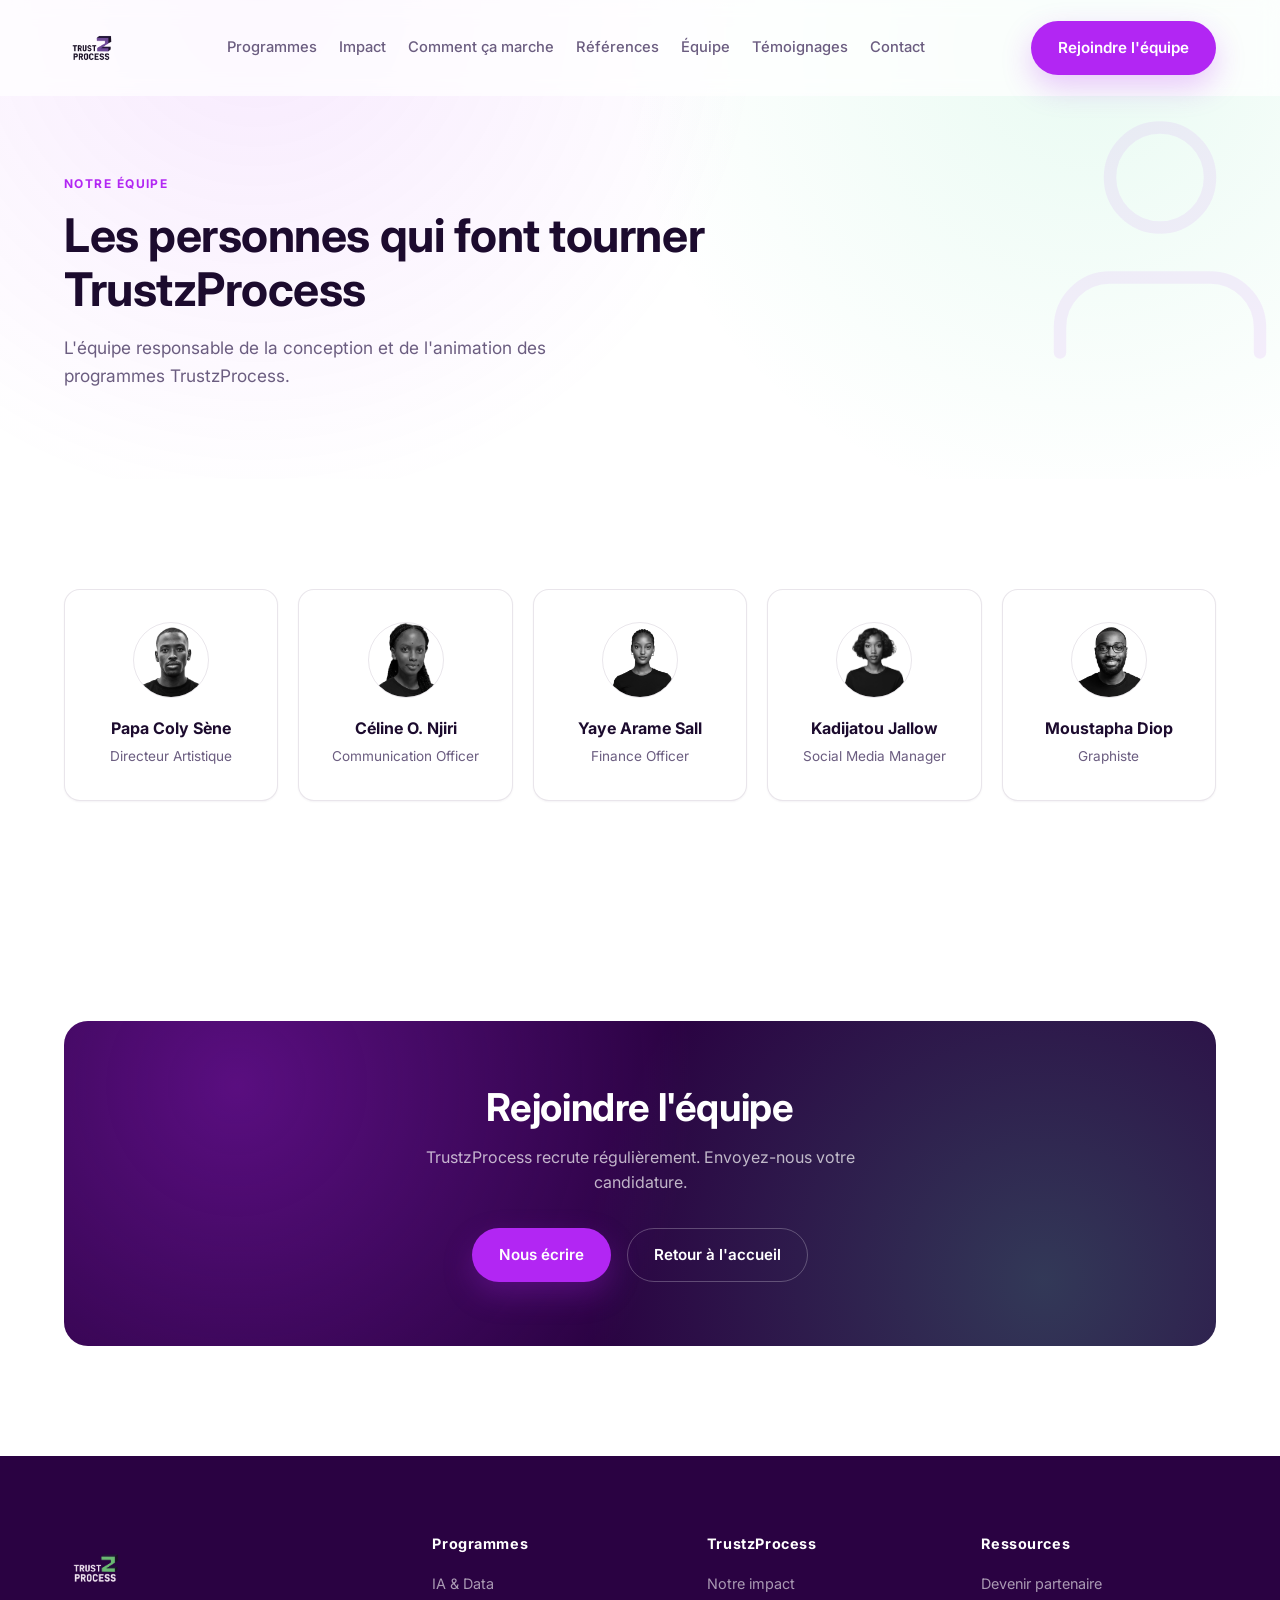
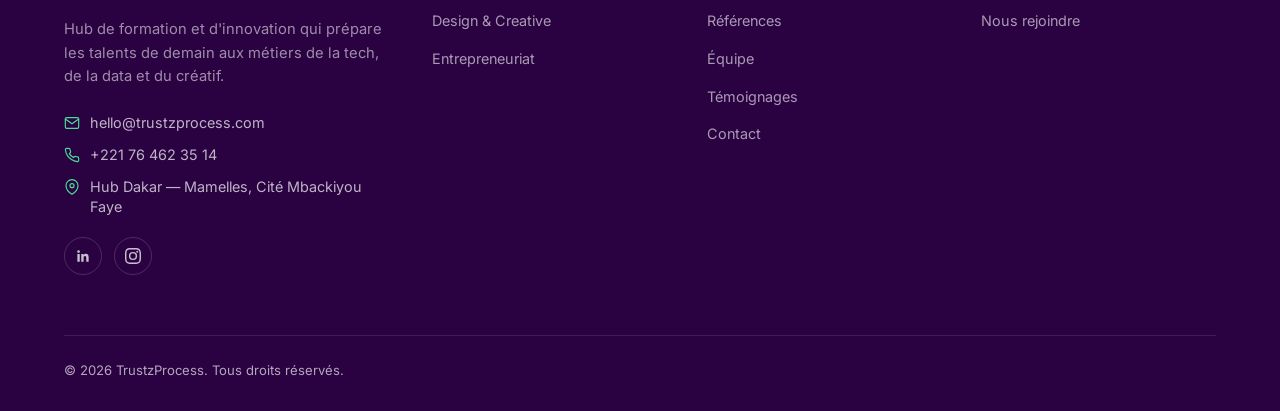
<file: equipe.html>
<!doctype html>
<html lang="fr">
<head>
<meta charset="UTF-8">
<meta name="viewport" content="width=device-width, initial-scale=1.0">
<title>Notre équipe — TrustzProcess</title>
<meta name="description" content="L'équipe qui fait tourner TrustzProcess au quotidien : direction artistique, communication, finance, social media et design.">
<meta property="og:type" content="website">
<meta property="og:title" content="Notre équipe — TrustzProcess">
<meta property="og:description" content="Les personnes qui font tourner TrustzProcess au quotidien.">
<meta property="og:image" content="assets/img/logo-light.png">
<meta name="twitter:card" content="summary_large_image">
<meta name="twitter:title" content="Notre équipe — TrustzProcess">
<meta name="twitter:description" content="Les personnes qui font tourner TrustzProcess au quotidien.">
<meta name="twitter:image" content="assets/img/logo-light.png">
<link rel="icon" type="image/png" sizes="32x32" href="assets/img/favicon-32.png">
<link rel="apple-touch-icon" href="assets/img/favicon-180.png">
<link rel="preconnect" href="https://fonts.googleapis.com">
<link rel="preconnect" href="https://fonts.gstatic.com" crossorigin>
<link href="https://fonts.googleapis.com/css2?family=Inter:wght@400;500;600;700;800&display=swap" rel="stylesheet">
<link rel="stylesheet" href="assets/css/style.css">
</head>
<body>

<header class="site-header" id="siteHeader">
  <div class="container">
    <a href="index.html" class="logo">
      <img src="assets/img/logo-light.png" alt="TrustzProcess" class="logo-img">
    </a>

    <nav class="nav-links" id="navLinks">
      <a href="index.html#programmes">Programmes</a>
      <a href="index.html#impact">Impact</a>
      <a href="index.html#parcours">Comment ça marche</a>
      <a href="references.html">Références</a>
      <a href="equipe.html">Équipe</a>
      <a href="index.html#temoignages">Témoignages</a>
      <a href="contact.html">Contact</a>
    </nav>

    <div class="header-actions">
      <a href="#contact" class="btn btn-primary">Rejoindre l'équipe</a>
      <button class="nav-toggle" id="navToggle" aria-label="Ouvrir le menu">
        <svg class="icon icon-menu" viewBox="0 0 24 24"><line x1="4" y1="7" x2="20" y2="7"/><line x1="4" y1="12" x2="20" y2="12"/><line x1="4" y1="17" x2="20" y2="17"/></svg>
        <svg class="icon icon-close" viewBox="0 0 24 24"><line x1="6" y1="6" x2="18" y2="18"/><line x1="18" y1="6" x2="6" y2="18"/></svg>
      </button>
    </div>
  </div>
</header>

<main>

  <!-- PAGE HERO -->
  <section class="page-hero">
    <svg class="hero-watermark" viewBox="0 0 24 24"><path d="M20 21v-2a4 4 0 0 0-4-4H8a4 4 0 0 0-4 4v2"/><circle cx="12" cy="7" r="4"/></svg>
    <div class="container">
      <span class="section-tag">Notre équipe</span>
      <h1>Les personnes qui font tourner TrustzProcess</h1>
      <p>L'équipe responsable de la conception et de l'animation des programmes TrustzProcess.</p>
    </div>
  </section>

  <!-- TEAM GRID -->
  <section>
    <div class="container">
      <div class="team-grid">
        <div class="team-card reveal">
          <img class="avatar-lg-photo" src="assets/img/papa-coly-sene.png" alt="Papa Coly Sène">
          <div class="team-name">Papa Coly Sène</div>
          <div class="team-role">Directeur Artistique</div>
        </div>
        <div class="team-card reveal">
          <img class="avatar-lg-photo" src="assets/img/celine-ongbato-njiri.png" alt="Céline O. Njiri">
          <div class="team-name">Céline O. Njiri</div>
          <div class="team-role">Communication Officer</div>
        </div>
        <div class="team-card reveal">
          <img class="avatar-lg-photo" src="assets/img/yaye-arame-sall.png" alt="Yaye Arame Sall">
          <div class="team-name">Yaye Arame Sall</div>
          <div class="team-role">Finance Officer</div>
        </div>
        <div class="team-card reveal">
          <img class="avatar-lg-photo" src="assets/img/kadijatou-jallow.png" alt="Kadijatou Jallow">
          <div class="team-name">Kadijatou Jallow</div>
          <div class="team-role">Social Media Manager</div>
        </div>
        <div class="team-card reveal">
          <img class="avatar-lg-photo" src="assets/img/moustapha-diop.png" alt="Moustapha Diop">
          <div class="team-name">Moustapha Diop</div>
          <div class="team-role">Graphiste</div>
        </div>
      </div>
    </div>
  </section>

  <!-- CTA -->
  <section id="contact">
    <div class="container">
      <div class="cta-banner reveal">
        <h2>Rejoindre l'équipe</h2>
        <p>TrustzProcess recrute régulièrement. Envoyez-nous votre candidature.</p>
        <div class="cta-actions">
          <a href="mailto:hello@trustzprocess.com" class="btn btn-primary">Nous écrire</a>
          <a href="index.html" class="btn btn-ghost">Retour à l'accueil</a>
        </div>
      </div>
    </div>
  </section>

</main>

<footer class="site-footer">
  <div class="container">
    <div class="footer-top">
      <div class="footer-about">
        <a href="index.html" class="logo">
          <img src="assets/img/logo-dark.png" alt="TrustzProcess" class="logo-img">
        </a>
        <p>Hub de formation et d'innovation qui prépare les talents de demain aux métiers de la tech, de la data et du créatif.</p>
        <div class="footer-contact">
          <a href="mailto:hello@trustzprocess.com"><svg class="icon" viewBox="0 0 24 24"><path d="M4 4h16c1.1 0 2 .9 2 2v12c0 1.1-.9 2-2 2H4c-1.1 0-2-.9-2-2V6c0-1.1.9-2 2-2z"/><polyline points="22 6 12 13 2 6"/></svg> hello@trustzprocess.com</a>
          <a href="tel:+221764623514"><svg class="icon" viewBox="0 0 24 24"><path d="M22 16.92v3a2 2 0 0 1-2.18 2 19.79 19.79 0 0 1-8.63-3.07 19.5 19.5 0 0 1-6-6 19.79 19.79 0 0 1-3.07-8.67A2 2 0 0 1 4.11 2h3a2 2 0 0 1 2 1.72c.127.96.361 1.903.7 2.81a2 2 0 0 1-.45 2.11L8.09 9.91a16 16 0 0 0 6 6l1.27-1.27a2 2 0 0 1 2.11-.45c.907.339 1.85.573 2.81.7A2 2 0 0 1 22 16.92z"/></svg> +221 76 462 35 14</a>
          <a href="https://www.google.com/maps/search/?api=1&query=Cit%C3%A9+Mbackiyou+Faye%2C+Mamelles%2C+Dakar%2C+S%C3%A9n%C3%A9gal" target="_blank" rel="noopener"><svg class="icon" viewBox="0 0 24 24"><path d="M21 10c0 7-9 13-9 13s-9-6-9-13a9 9 0 0 1 18 0z"/><circle cx="12" cy="10" r="3"/></svg> Hub Dakar — Mamelles, Cité Mbackiyou Faye</a>        </div>
        <div class="social-row">
          <a href="https://www.linkedin.com/company/trust-z-process-hub/" target="_blank" rel="noopener" aria-label="LinkedIn"><svg class="icon" viewBox="0 0 24 24"><path d="M20.447 20.452h-3.554v-5.569c0-1.328-.027-3.037-1.852-3.037-1.853 0-2.136 1.445-2.136 2.939v5.667H9.351V9h3.414v1.561h.046c.477-.9 1.637-1.85 3.37-1.85 3.601 0 4.267 2.37 4.267 5.455v6.286zM5.337 7.433a2.062 2.062 0 1 1 0-4.124 2.062 2.062 0 0 1 0 4.124zM7.119 20.452H3.554V9h3.565v11.452z"/></svg></a>
          <a href="https://instagram.com/trustzprocess_" target="_blank" rel="noopener" aria-label="Instagram"><svg class="icon" viewBox="0 0 24 24"><path d="M12 2.163c3.204 0 3.584.012 4.85.07 3.252.148 4.771 1.691 4.919 4.919.058 1.265.069 1.645.069 4.849 0 3.205-.012 3.584-.069 4.849-.149 3.225-1.664 4.771-4.919 4.919-1.266.058-1.644.07-4.85.07-3.204 0-3.584-.012-4.849-.07-3.26-.149-4.771-1.699-4.919-4.92-.058-1.265-.07-1.644-.07-4.849 0-3.204.012-3.583.07-4.849.149-3.227 1.664-4.771 4.919-4.919 1.266-.057 1.645-.069 4.849-.069zM12 0C8.741 0 8.332.014 7.052.072 2.695.272.273 2.69.073 7.052.014 8.332 0 8.741 0 12c0 3.259.014 3.668.072 4.948.2 4.358 2.618 6.78 6.98 6.98C8.332 23.986 8.741 24 12 24c3.259 0 3.668-.014 4.948-.072 4.354-.2 6.782-2.618 6.979-6.98.059-1.28.073-1.689.073-4.948 0-3.259-.014-3.667-.072-4.947-.196-4.354-2.617-6.78-6.979-6.98C15.668.014 15.259 0 12 0zm0 5.838a6.162 6.162 0 1 0 0 12.324 6.162 6.162 0 0 0 0-12.324zM12 16a4 4 0 1 1 0-8 4 4 0 0 1 0 8zm6.406-11.845a1.44 1.44 0 1 0 0 2.881 1.44 1.44 0 0 0 0-2.881z"/></svg></a>
        </div>
      </div>
      <div class="footer-col">
        <h4>Programmes</h4>
        <ul>
          <li><a href="ia-data.html">IA &amp; Data</a></li>
          <li><a href="design-creatif.html">Design &amp; Creative</a></li>
          <li><a href="entrepreneuriat.html">Entrepreneuriat</a></li>
        </ul>
      </div>
      <div class="footer-col">
        <h4>TrustzProcess</h4>
        <ul>
          <li><a href="index.html#impact">Notre impact</a></li>
          <li><a href="references.html">Références</a></li>
          <li><a href="equipe.html">Équipe</a></li>
          <li><a href="index.html#temoignages">Témoignages</a></li>
          <li><a href="contact.html">Contact</a></li>
        </ul>
      </div>
      <div class="footer-col">
        <h4>Ressources</h4>
        <ul>
          <li><a href="references.html#devenir-partenaire">Devenir partenaire</a></li>
          <li><a href="#contact">Nous rejoindre</a></li>
        </ul>
      </div>
    </div>
    <div class="footer-bottom">
      <span>© 2026 TrustzProcess. Tous droits réservés.</span>
    </div>
  </div>
</footer>

<nav class="bottom-nav" aria-label="Navigation rapide">
  <a href="index.html"><svg class="icon" viewBox="0 0 24 24"><path d="M3 9l9-7 9 7v11a2 2 0 0 1-2 2H5a2 2 0 0 1-2-2z"/><polyline points="9 22 9 12 15 12 15 22"/></svg><span>Accueil</span></a>
  <a href="index.html#programmes"><svg class="icon" viewBox="0 0 24 24"><rect x="3" y="3" width="7" height="7"/><rect x="14" y="3" width="7" height="7"/><rect x="3" y="14" width="7" height="7"/><rect x="14" y="14" width="7" height="7"/></svg><span>Programmes</span></a>
  <a href="references.html"><svg class="icon" viewBox="0 0 24 24"><path d="M17 21v-2a4 4 0 0 0-4-4H5a4 4 0 0 0-4 4v2"/><circle cx="9" cy="7" r="4"/><path d="M23 21v-2a4 4 0 0 0-3-3.87"/><path d="M16 3.13a4 4 0 0 1 0 7.75"/></svg><span>Références</span></a>
  <a href="equipe.html"><svg class="icon" viewBox="0 0 24 24"><path d="M20 21v-2a4 4 0 0 0-4-4H8a4 4 0 0 0-4 4v2"/><circle cx="12" cy="7" r="4"/></svg><span>Équipe</span></a>
  <a href="contact.html"><svg class="icon" viewBox="0 0 24 24"><path d="M4 4h16c1.1 0 2 .9 2 2v12c0 1.1-.9 2-2 2H4c-1.1 0-2-.9-2-2V6c0-1.1.9-2 2-2z"/><polyline points="22 6 12 13 2 6"/></svg><span>Contact</span></a>
</nav>

<button id="backToTop" class="back-to-top" aria-label="Retour en haut"><svg class="icon" viewBox="0 0 24 24"><line x1="12" y1="19" x2="12" y2="5"/><polyline points="5 12 12 5 19 12"/></svg></button>

<script src="assets/js/main.js"></script>
</body>
</html>
</file>
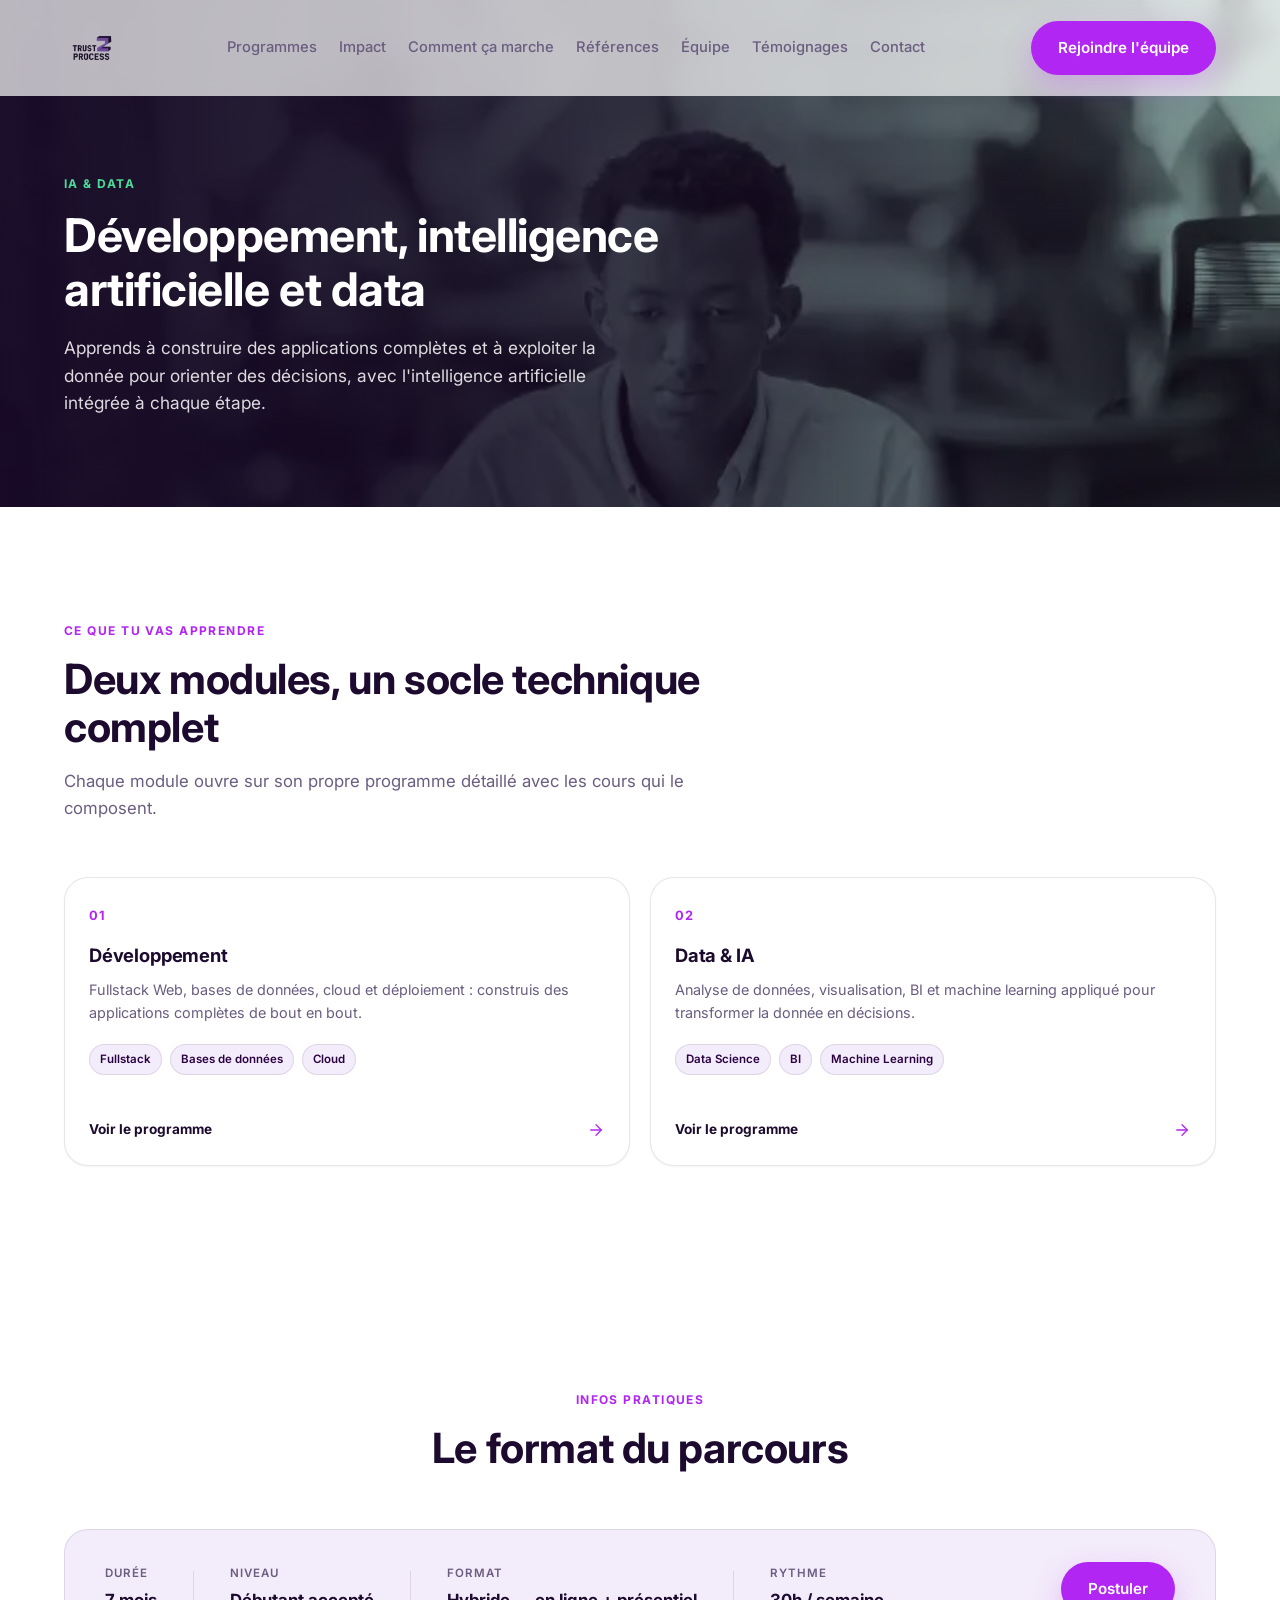
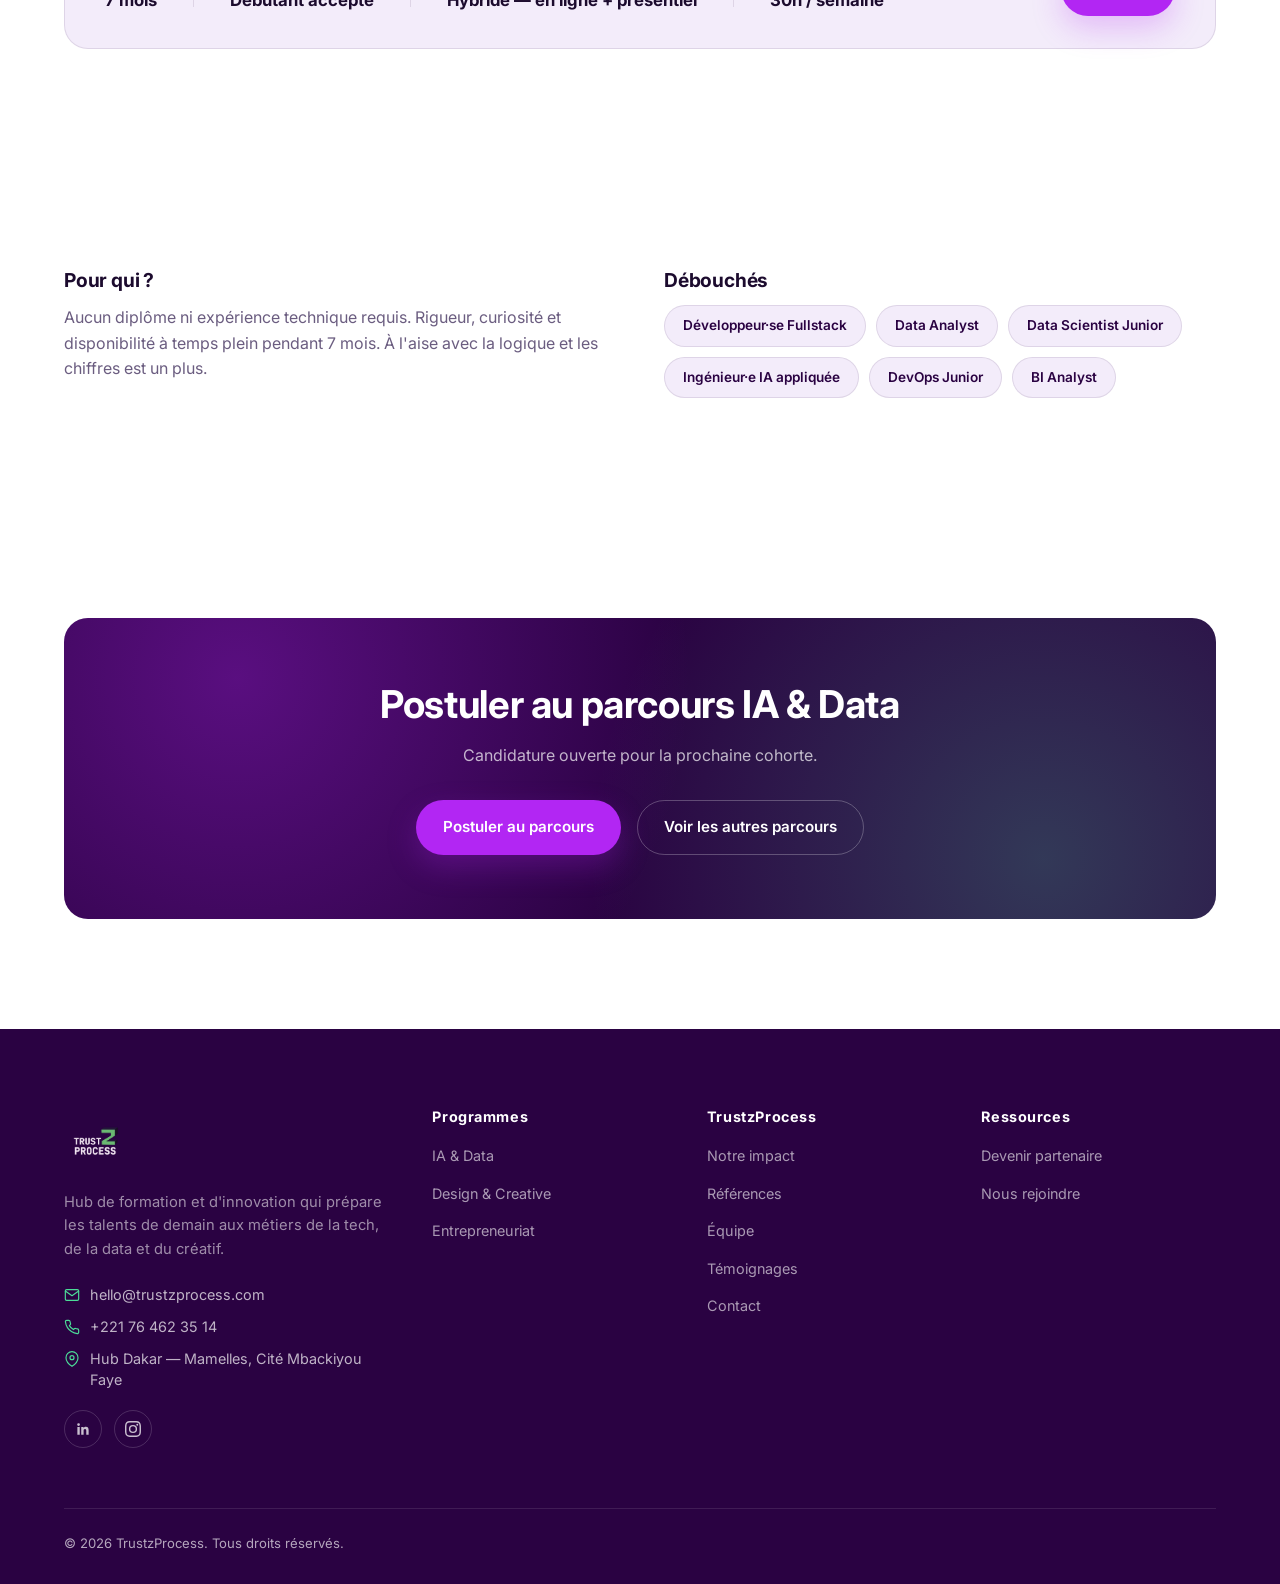
<file: ia-data.html>
<!doctype html>
<html lang="fr">
<head>
<meta charset="UTF-8">
<meta name="viewport" content="width=device-width, initial-scale=1.0">
<title>IA & Data — TrustzProcess</title>
<meta name="description" content="Développement, intelligence artificielle et data dans un seul parcours. Formation TrustzProcess en 7 mois, hybride, sans prérequis technique.">
<meta property="og:type" content="website">
<meta property="og:title" content="IA & Data — TrustzProcess">
<meta property="og:description" content="Développement, intelligence artificielle et data dans un seul parcours.">
<meta property="og:image" content="assets/img/parcours/hero_track_ai_data.webp">
<meta name="twitter:card" content="summary_large_image">
<meta name="twitter:title" content="IA & Data — TrustzProcess">
<meta name="twitter:description" content="Développement, intelligence artificielle et data dans un seul parcours.">
<meta name="twitter:image" content="assets/img/parcours/hero_track_ai_data.webp">
<link rel="icon" type="image/png" sizes="32x32" href="assets/img/favicon-32.png">
<link rel="apple-touch-icon" href="assets/img/favicon-180.png">
<link rel="preconnect" href="https://fonts.googleapis.com">
<link rel="preconnect" href="https://fonts.gstatic.com" crossorigin>
<link href="https://fonts.googleapis.com/css2?family=Inter:wght@400;500;600;700;800&display=swap" rel="stylesheet">
<link rel="stylesheet" href="assets/css/style.css">
</head>
<body>

<header class="site-header" id="siteHeader">
  <div class="container">
    <a href="index.html" class="logo">
      <img src="assets/img/logo-light.png" alt="TrustzProcess" class="logo-img">
    </a>

    <nav class="nav-links" id="navLinks">
      <a href="index.html#programmes">Programmes</a>
      <a href="index.html#impact">Impact</a>
      <a href="index.html#parcours">Comment ça marche</a>
      <a href="references.html">Références</a>
      <a href="equipe.html">Équipe</a>
      <a href="index.html#temoignages">Témoignages</a>
      <a href="contact.html">Contact</a>
    </nav>

    <div class="header-actions">
      <a href="equipe.html#contact" class="btn btn-primary">Rejoindre l'équipe</a>
      <button class="nav-toggle" id="navToggle" aria-label="Ouvrir le menu">
        <svg class="icon icon-menu" viewBox="0 0 24 24"><line x1="4" y1="7" x2="20" y2="7"/><line x1="4" y1="12" x2="20" y2="12"/><line x1="4" y1="17" x2="20" y2="17"/></svg>
        <svg class="icon icon-close" viewBox="0 0 24 24"><line x1="6" y1="6" x2="18" y2="18"/><line x1="18" y1="6" x2="6" y2="18"/></svg>
      </button>
    </div>
  </div>
</header>

<main>

  <!-- PAGE HERO -->
  <section class="page-hero page-hero--image" style="background-image:url('assets/img/parcours/hero_track_ai_data.webp');">
    <div class="container">
      <span class="section-tag">IA &amp; Data</span>
      <h1>Développement, intelligence artificielle et data</h1>
      <p>Apprends à construire des applications complètes et à exploiter la donnée pour orienter des décisions, avec l'intelligence artificielle intégrée à chaque étape.</p>
    </div>
  </section>

  <!-- SKILLS -->
  <section>
    <div class="container">
      <div class="section-head">
        <span class="section-tag">Ce que tu vas apprendre</span>
        <h2>Deux modules, un socle technique complet</h2>
        <p>Chaque module ouvre sur son propre programme détaillé avec les cours qui le composent.</p>
      </div>

      <div class="programs-grid">
        <a href="developpement-web.html" class="program-card reveal">
          <span class="num">01</span>
          <h3>Développement</h3>
          <p>Fullstack Web, bases de données, cloud et déploiement : construis des applications complètes de bout en bout.</p>
          <div class="tags"><span>Fullstack</span><span>Bases de données</span><span>Cloud</span></div>
          <div class="link-row"><span>Voir le programme</span><svg class="icon" viewBox="0 0 24 24"><line x1="5" y1="12" x2="19" y2="12"/><polyline points="12 5 19 12 12 19"/></svg></div>
        </a>
        <a href="data-ia.html" class="program-card reveal">
          <span class="num">02</span>
          <h3>Data &amp; IA</h3>
          <p>Analyse de données, visualisation, BI et machine learning appliqué pour transformer la donnée en décisions.</p>
          <div class="tags"><span>Data Science</span><span>BI</span><span>Machine Learning</span></div>
          <div class="link-row"><span>Voir le programme</span><svg class="icon" viewBox="0 0 24 24"><line x1="5" y1="12" x2="19" y2="12"/><polyline points="12 5 19 12 12 19"/></svg></div>
        </a>
      </div>
    </div>
  </section>

  <!-- INFOS PRATIQUES -->
  <section>
    <div class="container">
      <div class="section-head center">
        <span class="section-tag">Infos pratiques</span>
        <h2>Le format du parcours</h2>
      </div>
      <div class="format-band reveal">
        <div class="format-item"><span class="format-label">Durée</span><span class="format-value">7 mois</span></div>
        <div class="format-divider"></div>
        <div class="format-item"><span class="format-label">Niveau</span><span class="format-value">Débutant accepté</span></div>
        <div class="format-divider"></div>
        <div class="format-item"><span class="format-label">Format</span><span class="format-value">Hybride — en ligne + présentiel</span></div>
        <div class="format-divider"></div>
        <div class="format-item"><span class="format-label">Rythme</span><span class="format-value">30h / semaine</span></div>
        <a href="#contact" class="btn btn-primary">Postuler</a>
      </div>
    </div>
  </section>

  <!-- POUR QUI / DEBOUCHES -->
  <section>
    <div class="container">
      <div class="split-grid">
        <div class="reveal">
          <h3>Pour qui ?</h3>
          <p>Aucun diplôme ni expérience technique requis. Rigueur, curiosité et disponibilité à temps plein pendant 7 mois. À l'aise avec la logique et les chiffres est un plus.</p>
        </div>
        <div class="reveal">
          <h3>Débouchés</h3>
          <div class="debouches-tags">
            <span>Développeur·se Fullstack</span>
            <span>Data Analyst</span>
            <span>Data Scientist Junior</span>
            <span>Ingénieur·e IA appliquée</span>
            <span>DevOps Junior</span>
            <span>BI Analyst</span>
          </div>
        </div>
      </div>
    </div>
  </section>

  <!-- CTA -->
  <section id="contact">
    <div class="container">
      <div class="cta-banner reveal">
        <h2>Postuler au parcours IA &amp; Data</h2>
        <p>Candidature ouverte pour la prochaine cohorte.</p>
        <div class="cta-actions">
          <a href="mailto:hello@trustzprocess.com" class="btn btn-primary">Postuler au parcours</a>
          <a href="index.html#programmes" class="btn btn-ghost">Voir les autres parcours</a>
        </div>
      </div>
    </div>
  </section>

</main>

<footer class="site-footer">
  <div class="container">
    <div class="footer-top">
      <div class="footer-about">
        <a href="index.html" class="logo">
          <img src="assets/img/logo-dark.png" alt="TrustzProcess" class="logo-img">
        </a>
        <p>Hub de formation et d'innovation qui prépare les talents de demain aux métiers de la tech, de la data et du créatif.</p>
        <div class="footer-contact">
          <a href="mailto:hello@trustzprocess.com"><svg class="icon" viewBox="0 0 24 24"><path d="M4 4h16c1.1 0 2 .9 2 2v12c0 1.1-.9 2-2 2H4c-1.1 0-2-.9-2-2V6c0-1.1.9-2 2-2z"/><polyline points="22 6 12 13 2 6"/></svg> hello@trustzprocess.com</a>
          <a href="tel:+221764623514"><svg class="icon" viewBox="0 0 24 24"><path d="M22 16.92v3a2 2 0 0 1-2.18 2 19.79 19.79 0 0 1-8.63-3.07 19.5 19.5 0 0 1-6-6 19.79 19.79 0 0 1-3.07-8.67A2 2 0 0 1 4.11 2h3a2 2 0 0 1 2 1.72c.127.96.361 1.903.7 2.81a2 2 0 0 1-.45 2.11L8.09 9.91a16 16 0 0 0 6 6l1.27-1.27a2 2 0 0 1 2.11-.45c.907.339 1.85.573 2.81.7A2 2 0 0 1 22 16.92z"/></svg> +221 76 462 35 14</a>
          <a href="https://www.google.com/maps/search/?api=1&query=Cit%C3%A9+Mbackiyou+Faye%2C+Mamelles%2C+Dakar%2C+S%C3%A9n%C3%A9gal" target="_blank" rel="noopener"><svg class="icon" viewBox="0 0 24 24"><path d="M21 10c0 7-9 13-9 13s-9-6-9-13a9 9 0 0 1 18 0z"/><circle cx="12" cy="10" r="3"/></svg> Hub Dakar — Mamelles, Cité Mbackiyou Faye</a>
        </div>
        <div class="social-row">
          <a href="https://www.linkedin.com/company/trust-z-process-hub/" target="_blank" rel="noopener" aria-label="LinkedIn"><svg class="icon" viewBox="0 0 24 24"><path d="M20.447 20.452h-3.554v-5.569c0-1.328-.027-3.037-1.852-3.037-1.853 0-2.136 1.445-2.136 2.939v5.667H9.351V9h3.414v1.561h.046c.477-.9 1.637-1.85 3.37-1.85 3.601 0 4.267 2.37 4.267 5.455v6.286zM5.337 7.433a2.062 2.062 0 1 1 0-4.124 2.062 2.062 0 0 1 0 4.124zM7.119 20.452H3.554V9h3.565v11.452z"/></svg></a>
          <a href="https://instagram.com/trustzprocess_" target="_blank" rel="noopener" aria-label="Instagram"><svg class="icon" viewBox="0 0 24 24"><path d="M12 2.163c3.204 0 3.584.012 4.85.07 3.252.148 4.771 1.691 4.919 4.919.058 1.265.069 1.645.069 4.849 0 3.205-.012 3.584-.069 4.849-.149 3.225-1.664 4.771-4.919 4.919-1.266.058-1.644.07-4.85.07-3.204 0-3.584-.012-4.849-.07-3.26-.149-4.771-1.699-4.919-4.92-.058-1.265-.07-1.644-.07-4.849 0-3.204.012-3.583.07-4.849.149-3.227 1.664-4.771 4.919-4.919 1.266-.057 1.645-.069 4.849-.069zM12 0C8.741 0 8.332.014 7.052.072 2.695.272.273 2.69.073 7.052.014 8.332 0 8.741 0 12c0 3.259.014 3.668.072 4.948.2 4.358 2.618 6.78 6.98 6.98C8.332 23.986 8.741 24 12 24c3.259 0 3.668-.014 4.948-.072 4.354-.2 6.782-2.618 6.979-6.98.059-1.28.073-1.689.073-4.948 0-3.259-.014-3.667-.072-4.947-.196-4.354-2.617-6.78-6.979-6.98C15.668.014 15.259 0 12 0zm0 5.838a6.162 6.162 0 1 0 0 12.324 6.162 6.162 0 0 0 0-12.324zM12 16a4 4 0 1 1 0-8 4 4 0 0 1 0 8zm6.406-11.845a1.44 1.44 0 1 0 0 2.881 1.44 1.44 0 0 0 0-2.881z"/></svg></a>
        </div>
      </div>
      <div class="footer-col">
        <h4>Programmes</h4>
        <ul>
          <li><a href="ia-data.html">IA &amp; Data</a></li>
          <li><a href="design-creatif.html">Design &amp; Creative</a></li>
          <li><a href="entrepreneuriat.html">Entrepreneuriat</a></li>
        </ul>
      </div>
      <div class="footer-col">
        <h4>TrustzProcess</h4>
        <ul>
          <li><a href="index.html#impact">Notre impact</a></li>
          <li><a href="references.html">Références</a></li>
          <li><a href="equipe.html">Équipe</a></li>
          <li><a href="index.html#temoignages">Témoignages</a></li>
          <li><a href="contact.html">Contact</a></li>
        </ul>
      </div>
      <div class="footer-col">
        <h4>Ressources</h4>
        <ul>
          <li><a href="references.html#devenir-partenaire">Devenir partenaire</a></li>
          <li><a href="equipe.html#contact">Nous rejoindre</a></li>
        </ul>
      </div>
    </div>
    <div class="footer-bottom">
      <span>© 2026 TrustzProcess. Tous droits réservés.</span>
    </div>
  </div>
</footer>

<nav class="bottom-nav" aria-label="Navigation rapide">
  <a href="index.html"><svg class="icon" viewBox="0 0 24 24"><path d="M3 9l9-7 9 7v11a2 2 0 0 1-2 2H5a2 2 0 0 1-2-2z"/><polyline points="9 22 9 12 15 12 15 22"/></svg><span>Accueil</span></a>
  <a href="index.html#programmes"><svg class="icon" viewBox="0 0 24 24"><rect x="3" y="3" width="7" height="7"/><rect x="14" y="3" width="7" height="7"/><rect x="3" y="14" width="7" height="7"/><rect x="14" y="14" width="7" height="7"/></svg><span>Programmes</span></a>
  <a href="references.html"><svg class="icon" viewBox="0 0 24 24"><path d="M17 21v-2a4 4 0 0 0-4-4H5a4 4 0 0 0-4 4v2"/><circle cx="9" cy="7" r="4"/><path d="M23 21v-2a4 4 0 0 0-3-3.87"/><path d="M16 3.13a4 4 0 0 1 0 7.75"/></svg><span>Références</span></a>
  <a href="equipe.html"><svg class="icon" viewBox="0 0 24 24"><path d="M20 21v-2a4 4 0 0 0-4-4H8a4 4 0 0 0-4 4v2"/><circle cx="12" cy="7" r="4"/></svg><span>Équipe</span></a>
  <a href="contact.html"><svg class="icon" viewBox="0 0 24 24"><path d="M4 4h16c1.1 0 2 .9 2 2v12c0 1.1-.9 2-2 2H4c-1.1 0-2-.9-2-2V6c0-1.1.9-2 2-2z"/><polyline points="22 6 12 13 2 6"/></svg><span>Contact</span></a>
</nav>

<button id="backToTop" class="back-to-top" aria-label="Retour en haut"><svg class="icon" viewBox="0 0 24 24"><line x1="12" y1="19" x2="12" y2="5"/><polyline points="5 12 12 5 19 12"/></svg></button>

<script src="assets/js/main.js"></script>
</body>
</html>
</file>
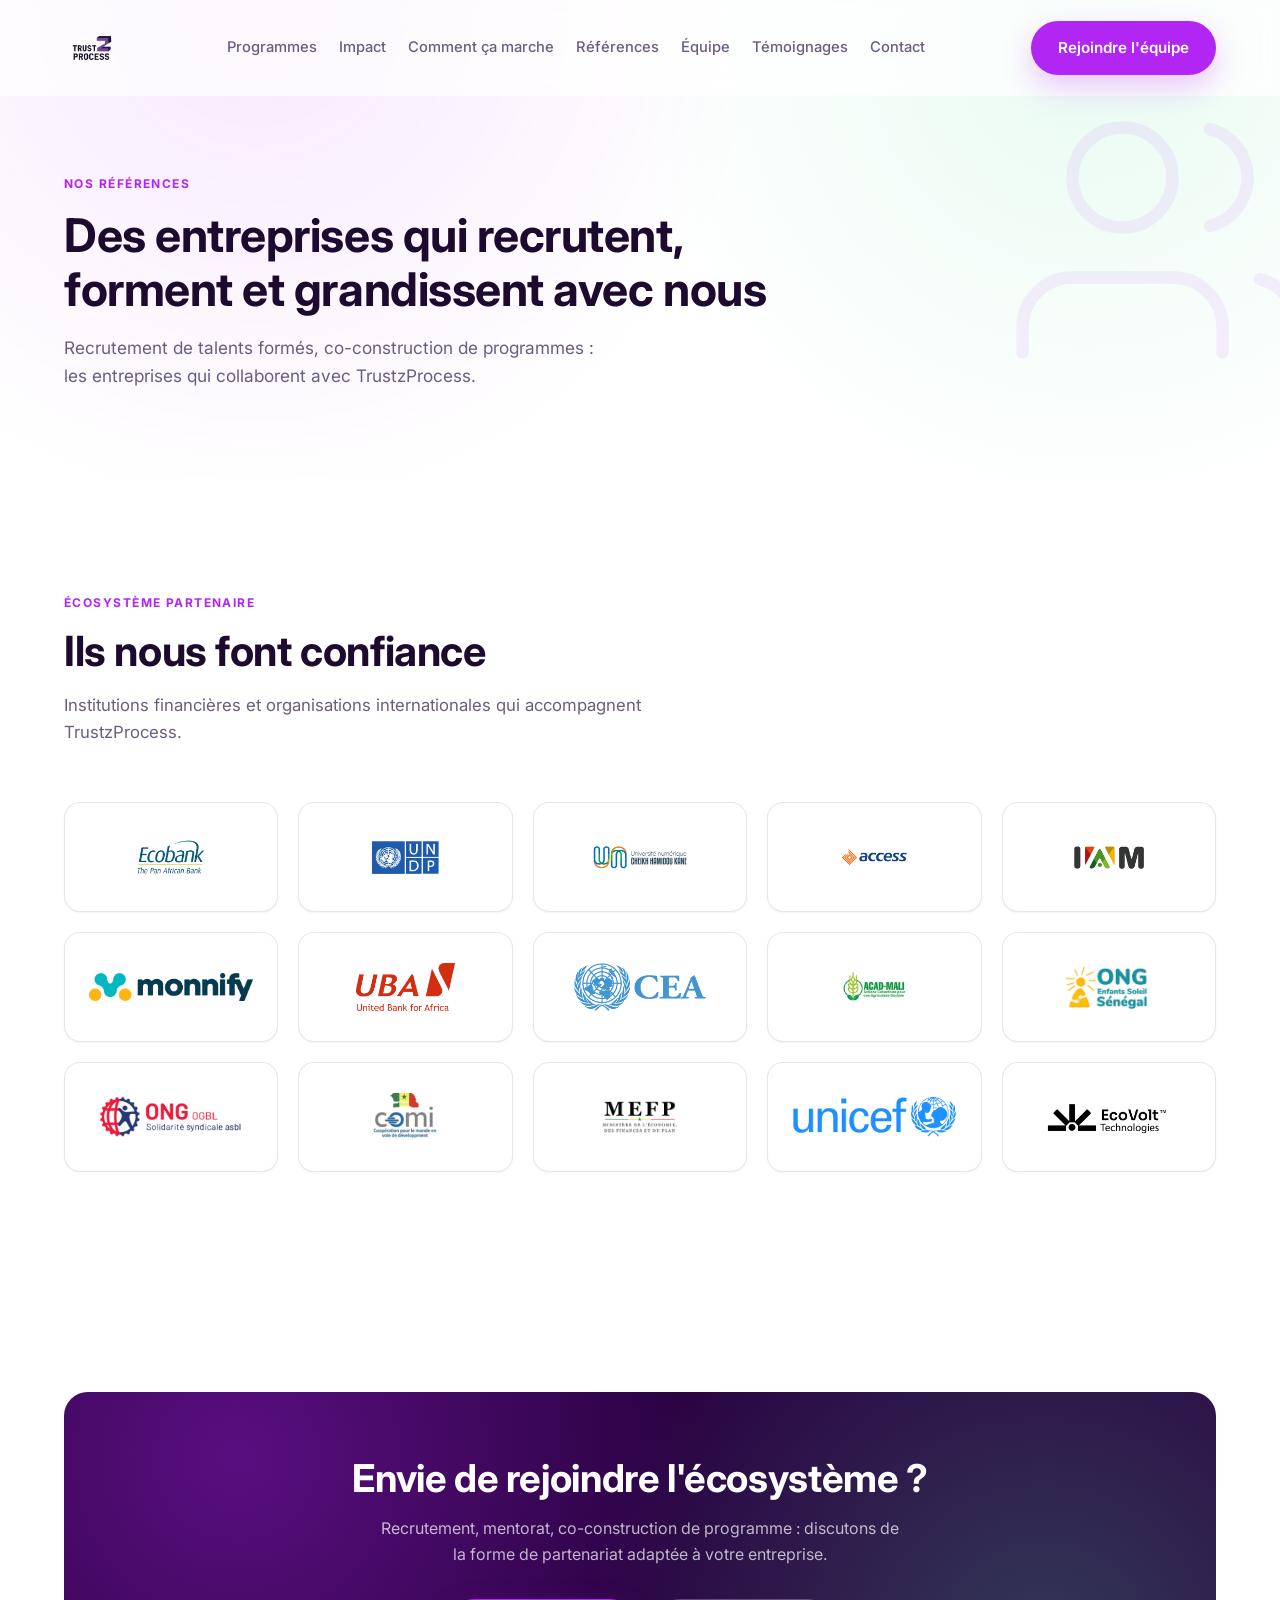
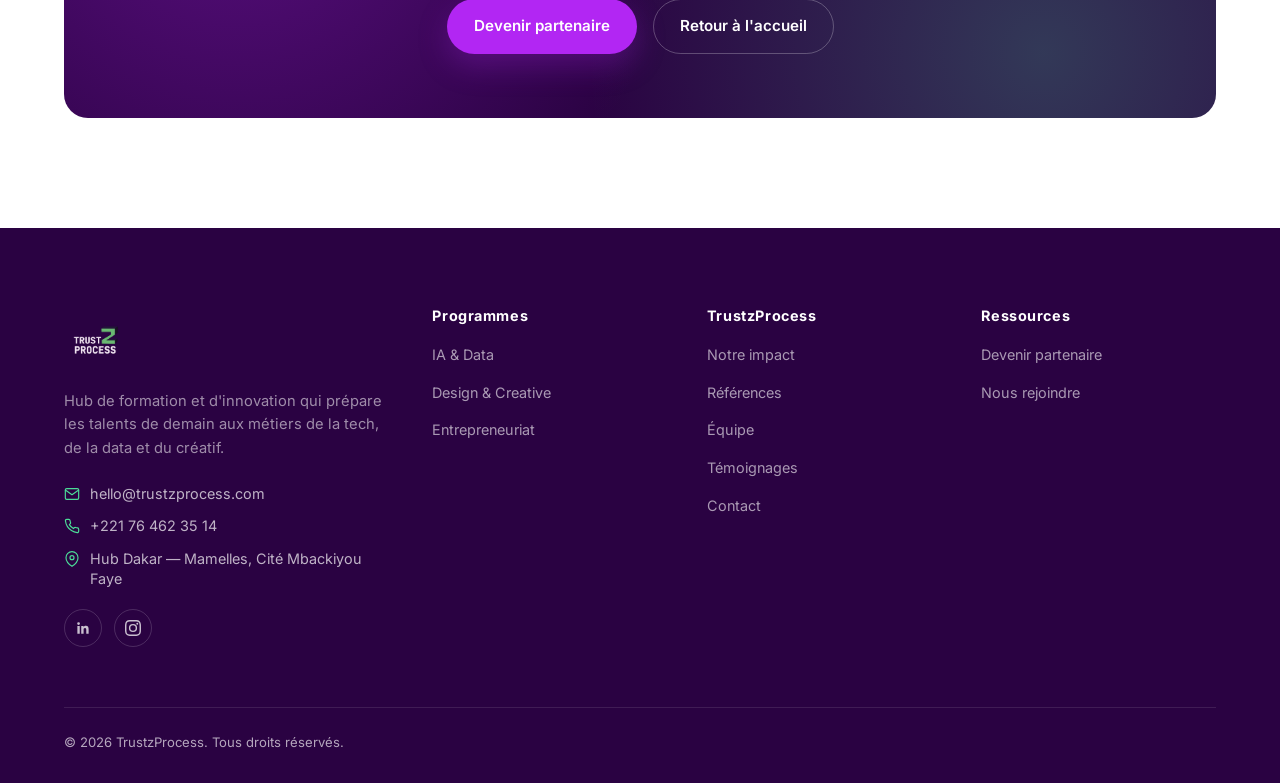
<file: references.html>
<!doctype html>
<html lang="fr">
<head>
<meta charset="UTF-8">
<meta name="viewport" content="width=device-width, initial-scale=1.0">
<title>Nos références — TrustzProcess</title>
<meta name="description" content="Découvrez les entreprises qui font confiance à TrustzProcess pour recruter, former et co-construire leurs équipes tech, data et créatives.">
<meta property="og:type" content="website">
<meta property="og:title" content="Nos références — TrustzProcess">
<meta property="og:description" content="Les entreprises qui font confiance à TrustzProcess pour recruter, former et co-construire leurs équipes.">
<meta property="og:image" content="assets/img/logo-light.png">
<meta name="twitter:card" content="summary_large_image">
<meta name="twitter:title" content="Nos références — TrustzProcess">
<meta name="twitter:description" content="Les entreprises qui font confiance à TrustzProcess pour recruter, former et co-construire leurs équipes.">
<meta name="twitter:image" content="assets/img/logo-light.png">
<link rel="icon" type="image/png" sizes="32x32" href="assets/img/favicon-32.png">
<link rel="apple-touch-icon" href="assets/img/favicon-180.png">
<link rel="preconnect" href="https://fonts.googleapis.com">
<link rel="preconnect" href="https://fonts.gstatic.com" crossorigin>
<link href="https://fonts.googleapis.com/css2?family=Inter:wght@400;500;600;700;800&display=swap" rel="stylesheet">
<link rel="stylesheet" href="assets/css/style.css">
</head>
<body>

<header class="site-header" id="siteHeader">
  <div class="container">
    <a href="index.html" class="logo">
      <img src="assets/img/logo-light.png" alt="TrustzProcess" class="logo-img">
    </a>

    <nav class="nav-links" id="navLinks">
      <a href="index.html#programmes">Programmes</a>
      <a href="index.html#impact">Impact</a>
      <a href="index.html#parcours">Comment ça marche</a>
      <a href="references.html">Références</a>
      <a href="equipe.html">Équipe</a>
      <a href="index.html#temoignages">Témoignages</a>
      <a href="contact.html">Contact</a>
    </nav>

    <div class="header-actions">
      <a href="equipe.html#contact" class="btn btn-primary">Rejoindre l'équipe</a>
      <button class="nav-toggle" id="navToggle" aria-label="Ouvrir le menu">
        <svg class="icon icon-menu" viewBox="0 0 24 24"><line x1="4" y1="7" x2="20" y2="7"/><line x1="4" y1="12" x2="20" y2="12"/><line x1="4" y1="17" x2="20" y2="17"/></svg>
        <svg class="icon icon-close" viewBox="0 0 24 24"><line x1="6" y1="6" x2="18" y2="18"/><line x1="18" y1="6" x2="6" y2="18"/></svg>
      </button>
    </div>
  </div>
</header>

<main>

  <!-- PAGE HERO -->
  <section class="page-hero">
    <svg class="hero-watermark" viewBox="0 0 24 24"><path d="M17 21v-2a4 4 0 0 0-4-4H5a4 4 0 0 0-4 4v2"/><circle cx="9" cy="7" r="4"/><path d="M23 21v-2a4 4 0 0 0-3-3.87"/><path d="M16 3.13a4 4 0 0 1 0 7.75"/></svg>
    <div class="container">
      <span class="section-tag">Nos références</span>
      <h1>Des entreprises qui recrutent, forment et grandissent avec nous</h1>
      <p>Recrutement de talents formés, co-construction de programmes : les entreprises qui collaborent avec TrustzProcess.</p>
    </div>
  </section>

  <!-- REFERENCE GRID -->
  <section>
    <div class="container">
      <div class="section-head">
        <span class="section-tag">Écosystème partenaire</span>
        <h2>Ils nous font confiance</h2>
        <p>Institutions financières et organisations internationales qui accompagnent TrustzProcess.</p>
      </div>

      <div class="logo-grid">
        <div class="logo-tile reveal"><img class="logo-boost" src="assets/img/Reference/Ecobank_Logo_EN.png" alt="Ecobank"></div>
        <div class="logo-tile reveal"><img src="assets/img/Reference/Pnud.jpg" alt="PNUD"></div>
        <div class="logo-tile reveal"><img src="assets/img/Reference/Logo_UNCHK.webp" alt="UNCHK"></div>
        <div class="logo-tile reveal"><img class="logo-boost" src="assets/img/Reference/access_bank.png" alt="Access Bank"></div>
        <div class="logo-tile reveal"><img src="assets/img/Reference/LOGO-GROUPE-IAM.png" alt="Groupe IAM"></div>
        <div class="logo-tile reveal"><img src="assets/img/Reference/monnify.png" alt="Monnify"></div>
        <div class="logo-tile reveal"><img src="assets/img/Reference/united_bank_for_africa.png" alt="United Bank for Africa"></div>
        <div class="logo-tile reveal"><img src="assets/img/Reference/logo_short_fr.png" alt="CEA"></div>
        <div class="logo-tile reveal"><img class="logo-boost" src="assets/img/Reference/acad-mali.jpg" alt="ACAD-Mali"></div>
        <div class="logo-tile reveal"><img src="assets/img/Reference/ong-enfants-soleil-senegal.jpg" alt="ONG Enfants Soleil Sénégal"></div>
        <div class="logo-tile reveal"><img src="assets/img/Reference/ong-ogbl.png" alt="ONG OGBL"></div>
        <div class="logo-tile reveal"><img src="assets/img/Reference/comi.jpg" alt="COMI"></div>
        <div class="logo-tile reveal"><img src="assets/img/Reference/ministere-finance.png" alt="Ministère de l'Économie, des Finances et du Plan"></div>
        <div class="logo-tile reveal"><img src="assets/img/Reference/unicef.png" alt="UNICEF"></div>
        <div class="logo-tile reveal"><img src="assets/img/Reference/Ecovolt%20.png" alt="EcoVolt Technologies"></div>
      </div>
    </div>
  </section>

  <!-- CTA -->
  <section id="devenir-partenaire">
    <div class="container">
      <div class="cta-banner reveal">
        <h2>Envie de rejoindre l'écosystème ?</h2>
        <p>Recrutement, mentorat, co-construction de programme : discutons de la forme de partenariat adaptée à votre entreprise.</p>
        <div class="cta-actions">
          <a href="mailto:hello@trustzprocess.com" class="btn btn-primary">Devenir partenaire</a>
          <a href="index.html" class="btn btn-ghost">Retour à l'accueil</a>
        </div>
      </div>
    </div>
  </section>

</main>

<footer class="site-footer">
  <div class="container">
    <div class="footer-top">
      <div class="footer-about">
        <a href="index.html" class="logo">
          <img src="assets/img/logo-dark.png" alt="TrustzProcess" class="logo-img">
        </a>
        <p>Hub de formation et d'innovation qui prépare les talents de demain aux métiers de la tech, de la data et du créatif.</p>
        <div class="footer-contact">
          <a href="mailto:hello@trustzprocess.com"><svg class="icon" viewBox="0 0 24 24"><path d="M4 4h16c1.1 0 2 .9 2 2v12c0 1.1-.9 2-2 2H4c-1.1 0-2-.9-2-2V6c0-1.1.9-2 2-2z"/><polyline points="22 6 12 13 2 6"/></svg> hello@trustzprocess.com</a>
          <a href="tel:+221764623514"><svg class="icon" viewBox="0 0 24 24"><path d="M22 16.92v3a2 2 0 0 1-2.18 2 19.79 19.79 0 0 1-8.63-3.07 19.5 19.5 0 0 1-6-6 19.79 19.79 0 0 1-3.07-8.67A2 2 0 0 1 4.11 2h3a2 2 0 0 1 2 1.72c.127.96.361 1.903.7 2.81a2 2 0 0 1-.45 2.11L8.09 9.91a16 16 0 0 0 6 6l1.27-1.27a2 2 0 0 1 2.11-.45c.907.339 1.85.573 2.81.7A2 2 0 0 1 22 16.92z"/></svg> +221 76 462 35 14</a>
          <a href="https://www.google.com/maps/search/?api=1&query=Cit%C3%A9+Mbackiyou+Faye%2C+Mamelles%2C+Dakar%2C+S%C3%A9n%C3%A9gal" target="_blank" rel="noopener"><svg class="icon" viewBox="0 0 24 24"><path d="M21 10c0 7-9 13-9 13s-9-6-9-13a9 9 0 0 1 18 0z"/><circle cx="12" cy="10" r="3"/></svg> Hub Dakar — Mamelles, Cité Mbackiyou Faye</a>        </div>
        <div class="social-row">
          <a href="https://www.linkedin.com/company/trust-z-process-hub/" target="_blank" rel="noopener" aria-label="LinkedIn"><svg class="icon" viewBox="0 0 24 24"><path d="M20.447 20.452h-3.554v-5.569c0-1.328-.027-3.037-1.852-3.037-1.853 0-2.136 1.445-2.136 2.939v5.667H9.351V9h3.414v1.561h.046c.477-.9 1.637-1.85 3.37-1.85 3.601 0 4.267 2.37 4.267 5.455v6.286zM5.337 7.433a2.062 2.062 0 1 1 0-4.124 2.062 2.062 0 0 1 0 4.124zM7.119 20.452H3.554V9h3.565v11.452z"/></svg></a>
          <a href="https://instagram.com/trustzprocess_" target="_blank" rel="noopener" aria-label="Instagram"><svg class="icon" viewBox="0 0 24 24"><path d="M12 2.163c3.204 0 3.584.012 4.85.07 3.252.148 4.771 1.691 4.919 4.919.058 1.265.069 1.645.069 4.849 0 3.205-.012 3.584-.069 4.849-.149 3.225-1.664 4.771-4.919 4.919-1.266.058-1.644.07-4.85.07-3.204 0-3.584-.012-4.849-.07-3.26-.149-4.771-1.699-4.919-4.92-.058-1.265-.07-1.644-.07-4.849 0-3.204.012-3.583.07-4.849.149-3.227 1.664-4.771 4.919-4.919 1.266-.057 1.645-.069 4.849-.069zM12 0C8.741 0 8.332.014 7.052.072 2.695.272.273 2.69.073 7.052.014 8.332 0 8.741 0 12c0 3.259.014 3.668.072 4.948.2 4.358 2.618 6.78 6.98 6.98C8.332 23.986 8.741 24 12 24c3.259 0 3.668-.014 4.948-.072 4.354-.2 6.782-2.618 6.979-6.98.059-1.28.073-1.689.073-4.948 0-3.259-.014-3.667-.072-4.947-.196-4.354-2.617-6.78-6.979-6.98C15.668.014 15.259 0 12 0zm0 5.838a6.162 6.162 0 1 0 0 12.324 6.162 6.162 0 0 0 0-12.324zM12 16a4 4 0 1 1 0-8 4 4 0 0 1 0 8zm6.406-11.845a1.44 1.44 0 1 0 0 2.881 1.44 1.44 0 0 0 0-2.881z"/></svg></a>
        </div>
      </div>
      <div class="footer-col">
        <h4>Programmes</h4>
        <ul>
          <li><a href="ia-data.html">IA &amp; Data</a></li>
          <li><a href="design-creatif.html">Design &amp; Creative</a></li>
          <li><a href="entrepreneuriat.html">Entrepreneuriat</a></li>
        </ul>
      </div>
      <div class="footer-col">
        <h4>TrustzProcess</h4>
        <ul>
          <li><a href="index.html#impact">Notre impact</a></li>
          <li><a href="references.html">Références</a></li>
          <li><a href="equipe.html">Équipe</a></li>
          <li><a href="index.html#temoignages">Témoignages</a></li>
          <li><a href="contact.html">Contact</a></li>
        </ul>
      </div>
      <div class="footer-col">
        <h4>Ressources</h4>
        <ul>
          <li><a href="#devenir-partenaire">Devenir partenaire</a></li>
          <li><a href="equipe.html#contact">Nous rejoindre</a></li>
        </ul>
      </div>
    </div>
    <div class="footer-bottom">
      <span>© 2026 TrustzProcess. Tous droits réservés.</span>
    </div>
  </div>
</footer>

<nav class="bottom-nav" aria-label="Navigation rapide">
  <a href="index.html"><svg class="icon" viewBox="0 0 24 24"><path d="M3 9l9-7 9 7v11a2 2 0 0 1-2 2H5a2 2 0 0 1-2-2z"/><polyline points="9 22 9 12 15 12 15 22"/></svg><span>Accueil</span></a>
  <a href="index.html#programmes"><svg class="icon" viewBox="0 0 24 24"><rect x="3" y="3" width="7" height="7"/><rect x="14" y="3" width="7" height="7"/><rect x="3" y="14" width="7" height="7"/><rect x="14" y="14" width="7" height="7"/></svg><span>Programmes</span></a>
  <a href="references.html"><svg class="icon" viewBox="0 0 24 24"><path d="M17 21v-2a4 4 0 0 0-4-4H5a4 4 0 0 0-4 4v2"/><circle cx="9" cy="7" r="4"/><path d="M23 21v-2a4 4 0 0 0-3-3.87"/><path d="M16 3.13a4 4 0 0 1 0 7.75"/></svg><span>Références</span></a>
  <a href="equipe.html"><svg class="icon" viewBox="0 0 24 24"><path d="M20 21v-2a4 4 0 0 0-4-4H8a4 4 0 0 0-4 4v2"/><circle cx="12" cy="7" r="4"/></svg><span>Équipe</span></a>
  <a href="contact.html"><svg class="icon" viewBox="0 0 24 24"><path d="M4 4h16c1.1 0 2 .9 2 2v12c0 1.1-.9 2-2 2H4c-1.1 0-2-.9-2-2V6c0-1.1.9-2 2-2z"/><polyline points="22 6 12 13 2 6"/></svg><span>Contact</span></a>
</nav>

<button id="backToTop" class="back-to-top" aria-label="Retour en haut"><svg class="icon" viewBox="0 0 24 24"><line x1="12" y1="19" x2="12" y2="5"/><polyline points="5 12 12 5 19 12"/></svg></button>

<script src="assets/js/main.js"></script>
</body>
</html>
</file>
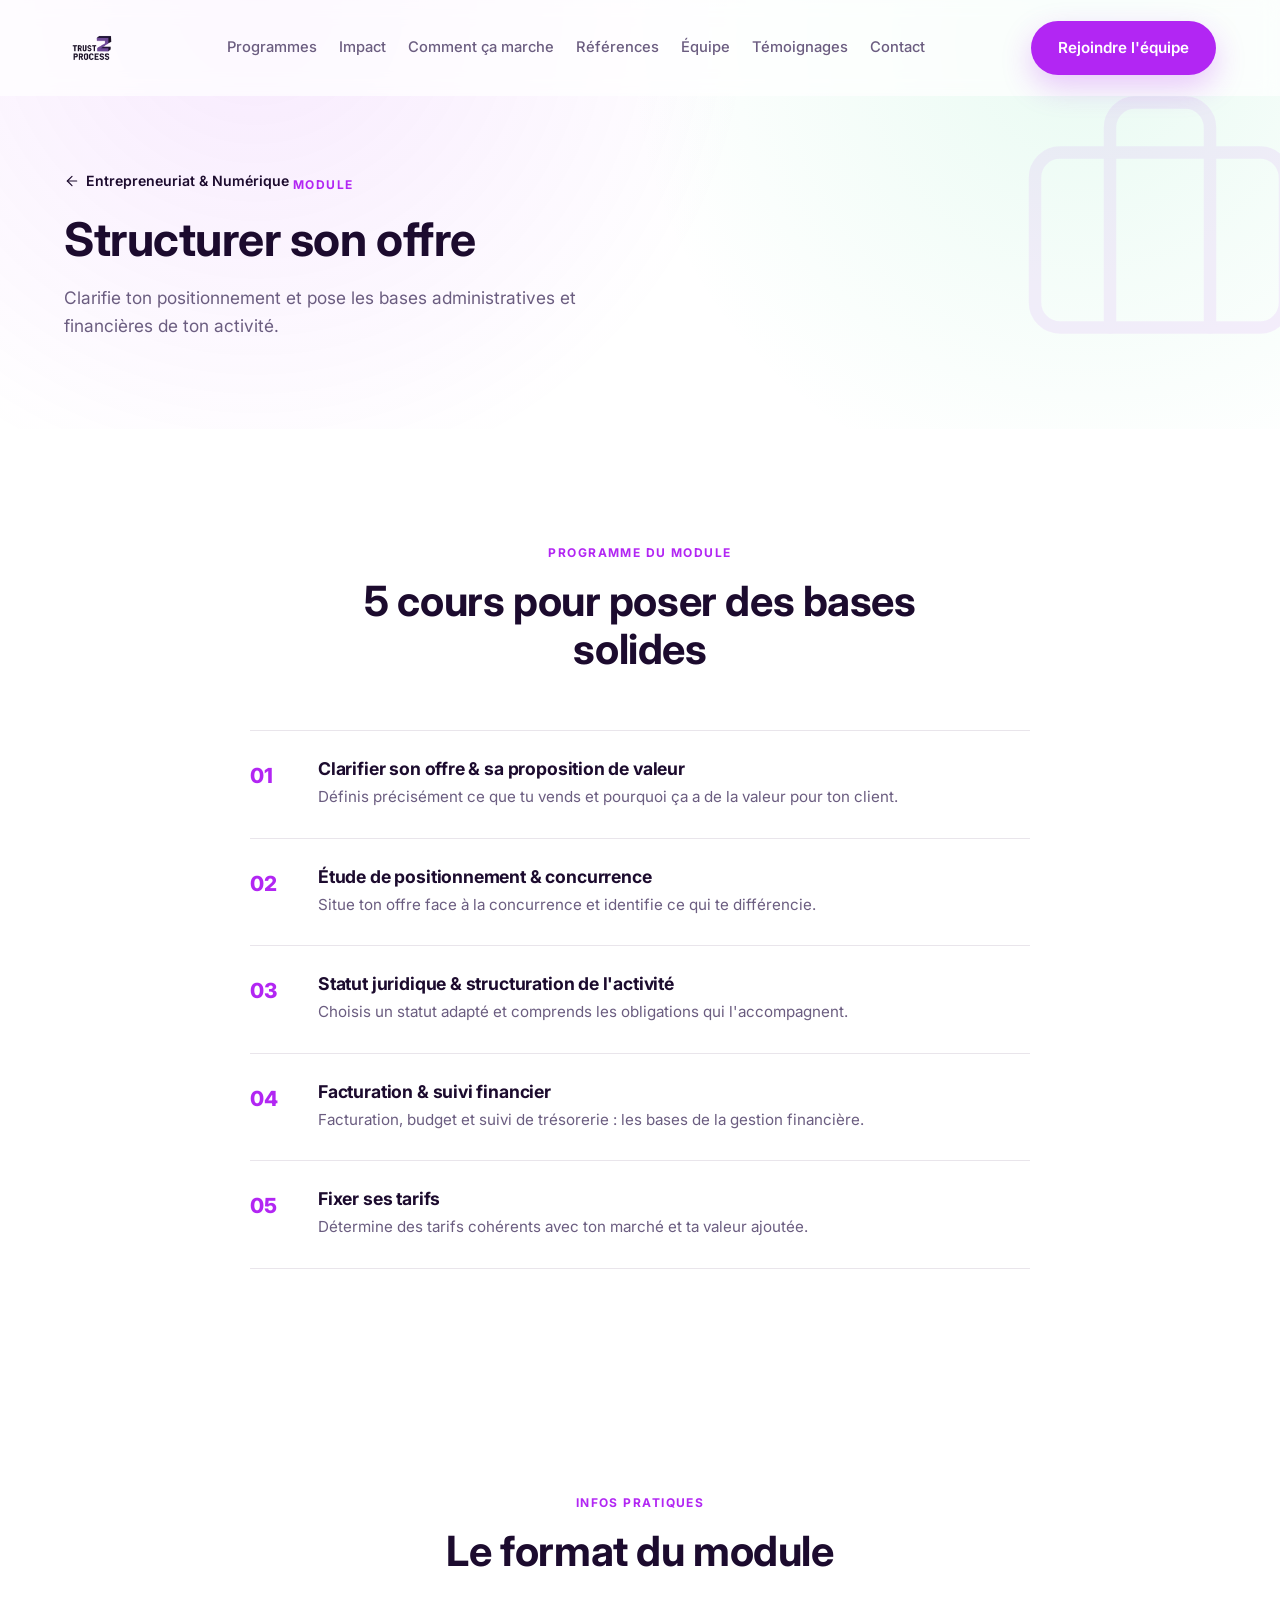
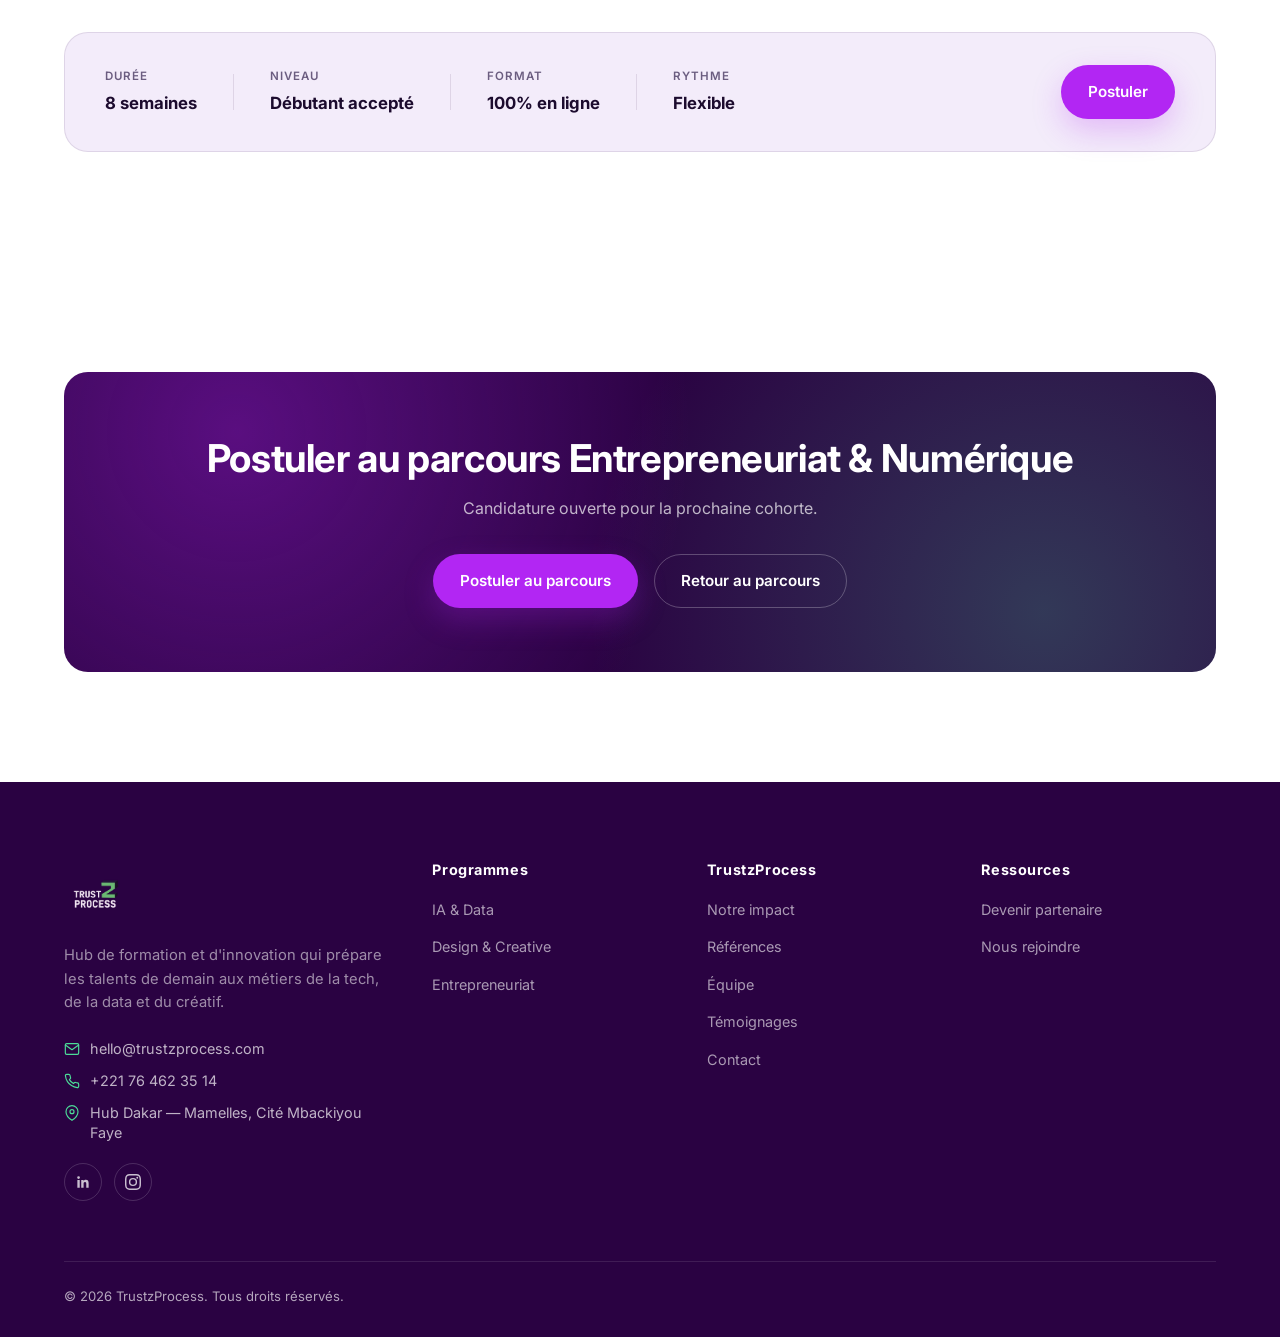
<file: structurer-son-offre.html>
<!doctype html>
<html lang="fr">
<head>
<meta charset="UTF-8">
<meta name="viewport" content="width=device-width, initial-scale=1.0">
<title>Structurer son offre — TrustzProcess</title>
<meta name="description" content="Programme du module Structurer son offre : positionnement, statut juridique, facturation, tarification. Module du parcours Entrepreneuriat & Numérique.">
<meta property="og:type" content="website">
<meta property="og:title" content="Structurer son offre — TrustzProcess">
<meta property="og:description" content="Programme détaillé du module Structurer son offre du parcours Entrepreneuriat & Numérique.">
<meta property="og:image" content="assets/img/logo-light.png">
<meta name="twitter:card" content="summary_large_image">
<meta name="twitter:title" content="Structurer son offre — TrustzProcess">
<meta name="twitter:description" content="Programme détaillé du module Structurer son offre du parcours Entrepreneuriat & Numérique.">
<meta name="twitter:image" content="assets/img/logo-light.png">
<link rel="icon" type="image/png" sizes="32x32" href="assets/img/favicon-32.png">
<link rel="apple-touch-icon" href="assets/img/favicon-180.png">
<link rel="preconnect" href="https://fonts.googleapis.com">
<link rel="preconnect" href="https://fonts.gstatic.com" crossorigin>
<link href="https://fonts.googleapis.com/css2?family=Inter:wght@400;500;600;700;800&display=swap" rel="stylesheet">
<link rel="stylesheet" href="assets/css/style.css">
</head>
<body>

<header class="site-header" id="siteHeader">
  <div class="container">
    <a href="index.html" class="logo">
      <img src="assets/img/logo-light.png" alt="TrustzProcess" class="logo-img">
    </a>

    <nav class="nav-links" id="navLinks">
      <a href="index.html#programmes">Programmes</a>
      <a href="index.html#impact">Impact</a>
      <a href="index.html#parcours">Comment ça marche</a>
      <a href="references.html">Références</a>
      <a href="equipe.html">Équipe</a>
      <a href="index.html#temoignages">Témoignages</a>
      <a href="contact.html">Contact</a>
    </nav>

    <div class="header-actions">
      <a href="equipe.html#contact" class="btn btn-primary">Rejoindre l'équipe</a>
      <button class="nav-toggle" id="navToggle" aria-label="Ouvrir le menu">
        <svg class="icon icon-menu" viewBox="0 0 24 24"><line x1="4" y1="7" x2="20" y2="7"/><line x1="4" y1="12" x2="20" y2="12"/><line x1="4" y1="17" x2="20" y2="17"/></svg>
        <svg class="icon icon-close" viewBox="0 0 24 24"><line x1="6" y1="6" x2="18" y2="18"/><line x1="18" y1="6" x2="6" y2="18"/></svg>
      </button>
    </div>
  </div>
</header>

<main>

  <!-- PAGE HERO -->
  <section class="page-hero">
    <svg class="hero-watermark" viewBox="0 0 24 24"><rect x="2" y="7" width="20" height="14" rx="2" ry="2"/><path d="M16 21V5a2 2 0 0 0-2-2h-4a2 2 0 0 0-2 2v16"/></svg>
    <div class="container">
      <a href="entrepreneuriat.html" class="back-link"><svg class="icon" viewBox="0 0 24 24"><line x1="19" y1="12" x2="5" y2="12"/><polyline points="12 19 5 12 12 5"/></svg> Entrepreneuriat &amp; Numérique</a>
      <span class="section-tag">Module</span>
      <h1>Structurer son offre</h1>
      <p>Clarifie ton positionnement et pose les bases administratives et financières de ton activité.</p>
    </div>
  </section>

  <!-- PROGRAMME -->
  <section>
    <div class="container">
      <div class="section-head center">
        <span class="section-tag">Programme du module</span>
        <h2>5 cours pour poser des bases solides</h2>
      </div>

      <div class="course-list">
        <div class="course-item reveal">
          <span class="course-num">01</span>
          <div>
            <h3>Clarifier son offre &amp; sa proposition de valeur</h3>
            <p>Définis précisément ce que tu vends et pourquoi ça a de la valeur pour ton client.</p>
          </div>
        </div>
        <div class="course-item reveal">
          <span class="course-num">02</span>
          <div>
            <h3>Étude de positionnement &amp; concurrence</h3>
            <p>Situe ton offre face à la concurrence et identifie ce qui te différencie.</p>
          </div>
        </div>
        <div class="course-item reveal">
          <span class="course-num">03</span>
          <div>
            <h3>Statut juridique &amp; structuration de l'activité</h3>
            <p>Choisis un statut adapté et comprends les obligations qui l'accompagnent.</p>
          </div>
        </div>
        <div class="course-item reveal">
          <span class="course-num">04</span>
          <div>
            <h3>Facturation &amp; suivi financier</h3>
            <p>Facturation, budget et suivi de trésorerie : les bases de la gestion financière.</p>
          </div>
        </div>
        <div class="course-item reveal">
          <span class="course-num">05</span>
          <div>
            <h3>Fixer ses tarifs</h3>
            <p>Détermine des tarifs cohérents avec ton marché et ta valeur ajoutée.</p>
          </div>
        </div>
      </div>
    </div>
  </section>

  <!-- INFOS PRATIQUES -->
  <section>
    <div class="container">
      <div class="section-head center">
        <span class="section-tag">Infos pratiques</span>
        <h2>Le format du module</h2>
      </div>
      <div class="format-band reveal">
        <div class="format-item"><span class="format-label">Durée</span><span class="format-value">8 semaines</span></div>
        <div class="format-divider"></div>
        <div class="format-item"><span class="format-label">Niveau</span><span class="format-value">Débutant accepté</span></div>
        <div class="format-divider"></div>
        <div class="format-item"><span class="format-label">Format</span><span class="format-value">100% en ligne</span></div>
        <div class="format-divider"></div>
        <div class="format-item"><span class="format-label">Rythme</span><span class="format-value">Flexible</span></div>
        <a href="#contact" class="btn btn-primary">Postuler</a>
      </div>
    </div>
  </section>

  <!-- CTA -->
  <section id="contact">
    <div class="container">
      <div class="cta-banner reveal">
        <h2>Postuler au parcours Entrepreneuriat &amp; Numérique</h2>
        <p>Candidature ouverte pour la prochaine cohorte.</p>
        <div class="cta-actions">
          <a href="mailto:hello@trustzprocess.com" class="btn btn-primary">Postuler au parcours</a>
          <a href="entrepreneuriat.html" class="btn btn-ghost">Retour au parcours</a>
        </div>
      </div>
    </div>
  </section>

</main>

<footer class="site-footer">
  <div class="container">
    <div class="footer-top">
      <div class="footer-about">
        <a href="index.html" class="logo">
          <img src="assets/img/logo-dark.png" alt="TrustzProcess" class="logo-img">
        </a>
        <p>Hub de formation et d'innovation qui prépare les talents de demain aux métiers de la tech, de la data et du créatif.</p>
        <div class="footer-contact">
          <a href="mailto:hello@trustzprocess.com"><svg class="icon" viewBox="0 0 24 24"><path d="M4 4h16c1.1 0 2 .9 2 2v12c0 1.1-.9 2-2 2H4c-1.1 0-2-.9-2-2V6c0-1.1.9-2 2-2z"/><polyline points="22 6 12 13 2 6"/></svg> hello@trustzprocess.com</a>
          <a href="tel:+221764623514"><svg class="icon" viewBox="0 0 24 24"><path d="M22 16.92v3a2 2 0 0 1-2.18 2 19.79 19.79 0 0 1-8.63-3.07 19.5 19.5 0 0 1-6-6 19.79 19.79 0 0 1-3.07-8.67A2 2 0 0 1 4.11 2h3a2 2 0 0 1 2 1.72c.127.96.361 1.903.7 2.81a2 2 0 0 1-.45 2.11L8.09 9.91a16 16 0 0 0 6 6l1.27-1.27a2 2 0 0 1 2.11-.45c.907.339 1.85.573 2.81.7A2 2 0 0 1 22 16.92z"/></svg> +221 76 462 35 14</a>
          <a href="https://www.google.com/maps/search/?api=1&query=Cit%C3%A9+Mbackiyou+Faye%2C+Mamelles%2C+Dakar%2C+S%C3%A9n%C3%A9gal" target="_blank" rel="noopener"><svg class="icon" viewBox="0 0 24 24"><path d="M21 10c0 7-9 13-9 13s-9-6-9-13a9 9 0 0 1 18 0z"/><circle cx="12" cy="10" r="3"/></svg> Hub Dakar — Mamelles, Cité Mbackiyou Faye</a>
        </div>
        <div class="social-row">
          <a href="https://www.linkedin.com/company/trust-z-process-hub/" target="_blank" rel="noopener" aria-label="LinkedIn"><svg class="icon" viewBox="0 0 24 24"><path d="M20.447 20.452h-3.554v-5.569c0-1.328-.027-3.037-1.852-3.037-1.853 0-2.136 1.445-2.136 2.939v5.667H9.351V9h3.414v1.561h.046c.477-.9 1.637-1.85 3.37-1.85 3.601 0 4.267 2.37 4.267 5.455v6.286zM5.337 7.433a2.062 2.062 0 1 1 0-4.124 2.062 2.062 0 0 1 0 4.124zM7.119 20.452H3.554V9h3.565v11.452z"/></svg></a>
          <a href="https://instagram.com/trustzprocess_" target="_blank" rel="noopener" aria-label="Instagram"><svg class="icon" viewBox="0 0 24 24"><path d="M12 2.163c3.204 0 3.584.012 4.85.07 3.252.148 4.771 1.691 4.919 4.919.058 1.265.069 1.645.069 4.849 0 3.205-.012 3.584-.069 4.849-.149 3.225-1.664 4.771-4.919 4.919-1.266.058-1.644.07-4.85.07-3.204 0-3.584-.012-4.849-.07-3.26-.149-4.771-1.699-4.919-4.92-.058-1.265-.07-1.644-.07-4.849 0-3.204.012-3.583.07-4.849.149-3.227 1.664-4.771 4.919-4.919 1.266-.057 1.645-.069 4.849-.069zM12 0C8.741 0 8.332.014 7.052.072 2.695.272.273 2.69.073 7.052.014 8.332 0 8.741 0 12c0 3.259.014 3.668.072 4.948.2 4.358 2.618 6.78 6.98 6.98C8.332 23.986 8.741 24 12 24c3.259 0 3.668-.014 4.948-.072 4.354-.2 6.782-2.618 6.979-6.98.059-1.28.073-1.689.073-4.948 0-3.259-.014-3.667-.072-4.947-.196-4.354-2.617-6.78-6.979-6.98C15.668.014 15.259 0 12 0zm0 5.838a6.162 6.162 0 1 0 0 12.324 6.162 6.162 0 0 0 0-12.324zM12 16a4 4 0 1 1 0-8 4 4 0 0 1 0 8zm6.406-11.845a1.44 1.44 0 1 0 0 2.881 1.44 1.44 0 0 0 0-2.881z"/></svg></a>
        </div>
      </div>
      <div class="footer-col">
        <h4>Programmes</h4>
        <ul>
          <li><a href="ia-data.html">IA &amp; Data</a></li>
          <li><a href="design-creatif.html">Design &amp; Creative</a></li>
          <li><a href="entrepreneuriat.html">Entrepreneuriat</a></li>
        </ul>
      </div>
      <div class="footer-col">
        <h4>TrustzProcess</h4>
        <ul>
          <li><a href="index.html#impact">Notre impact</a></li>
          <li><a href="references.html">Références</a></li>
          <li><a href="equipe.html">Équipe</a></li>
          <li><a href="index.html#temoignages">Témoignages</a></li>
          <li><a href="contact.html">Contact</a></li>
        </ul>
      </div>
      <div class="footer-col">
        <h4>Ressources</h4>
        <ul>
          <li><a href="references.html#devenir-partenaire">Devenir partenaire</a></li>
          <li><a href="equipe.html#contact">Nous rejoindre</a></li>
        </ul>
      </div>
    </div>
    <div class="footer-bottom">
      <span>© 2026 TrustzProcess. Tous droits réservés.</span>
    </div>
  </div>
</footer>

<nav class="bottom-nav" aria-label="Navigation rapide">
  <a href="index.html"><svg class="icon" viewBox="0 0 24 24"><path d="M3 9l9-7 9 7v11a2 2 0 0 1-2 2H5a2 2 0 0 1-2-2z"/><polyline points="9 22 9 12 15 12 15 22"/></svg><span>Accueil</span></a>
  <a href="index.html#programmes"><svg class="icon" viewBox="0 0 24 24"><rect x="3" y="3" width="7" height="7"/><rect x="14" y="3" width="7" height="7"/><rect x="3" y="14" width="7" height="7"/><rect x="14" y="14" width="7" height="7"/></svg><span>Programmes</span></a>
  <a href="references.html"><svg class="icon" viewBox="0 0 24 24"><path d="M17 21v-2a4 4 0 0 0-4-4H5a4 4 0 0 0-4 4v2"/><circle cx="9" cy="7" r="4"/><path d="M23 21v-2a4 4 0 0 0-3-3.87"/><path d="M16 3.13a4 4 0 0 1 0 7.75"/></svg><span>Références</span></a>
  <a href="equipe.html"><svg class="icon" viewBox="0 0 24 24"><path d="M20 21v-2a4 4 0 0 0-4-4H8a4 4 0 0 0-4 4v2"/><circle cx="12" cy="7" r="4"/></svg><span>Équipe</span></a>
  <a href="contact.html"><svg class="icon" viewBox="0 0 24 24"><path d="M4 4h16c1.1 0 2 .9 2 2v12c0 1.1-.9 2-2 2H4c-1.1 0-2-.9-2-2V6c0-1.1.9-2 2-2z"/><polyline points="22 6 12 13 2 6"/></svg><span>Contact</span></a>
</nav>

<button id="backToTop" class="back-to-top" aria-label="Retour en haut"><svg class="icon" viewBox="0 0 24 24"><line x1="12" y1="19" x2="12" y2="5"/><polyline points="5 12 12 5 19 12"/></svg></button>

<script src="assets/js/main.js"></script>
</body>
</html>
</file>
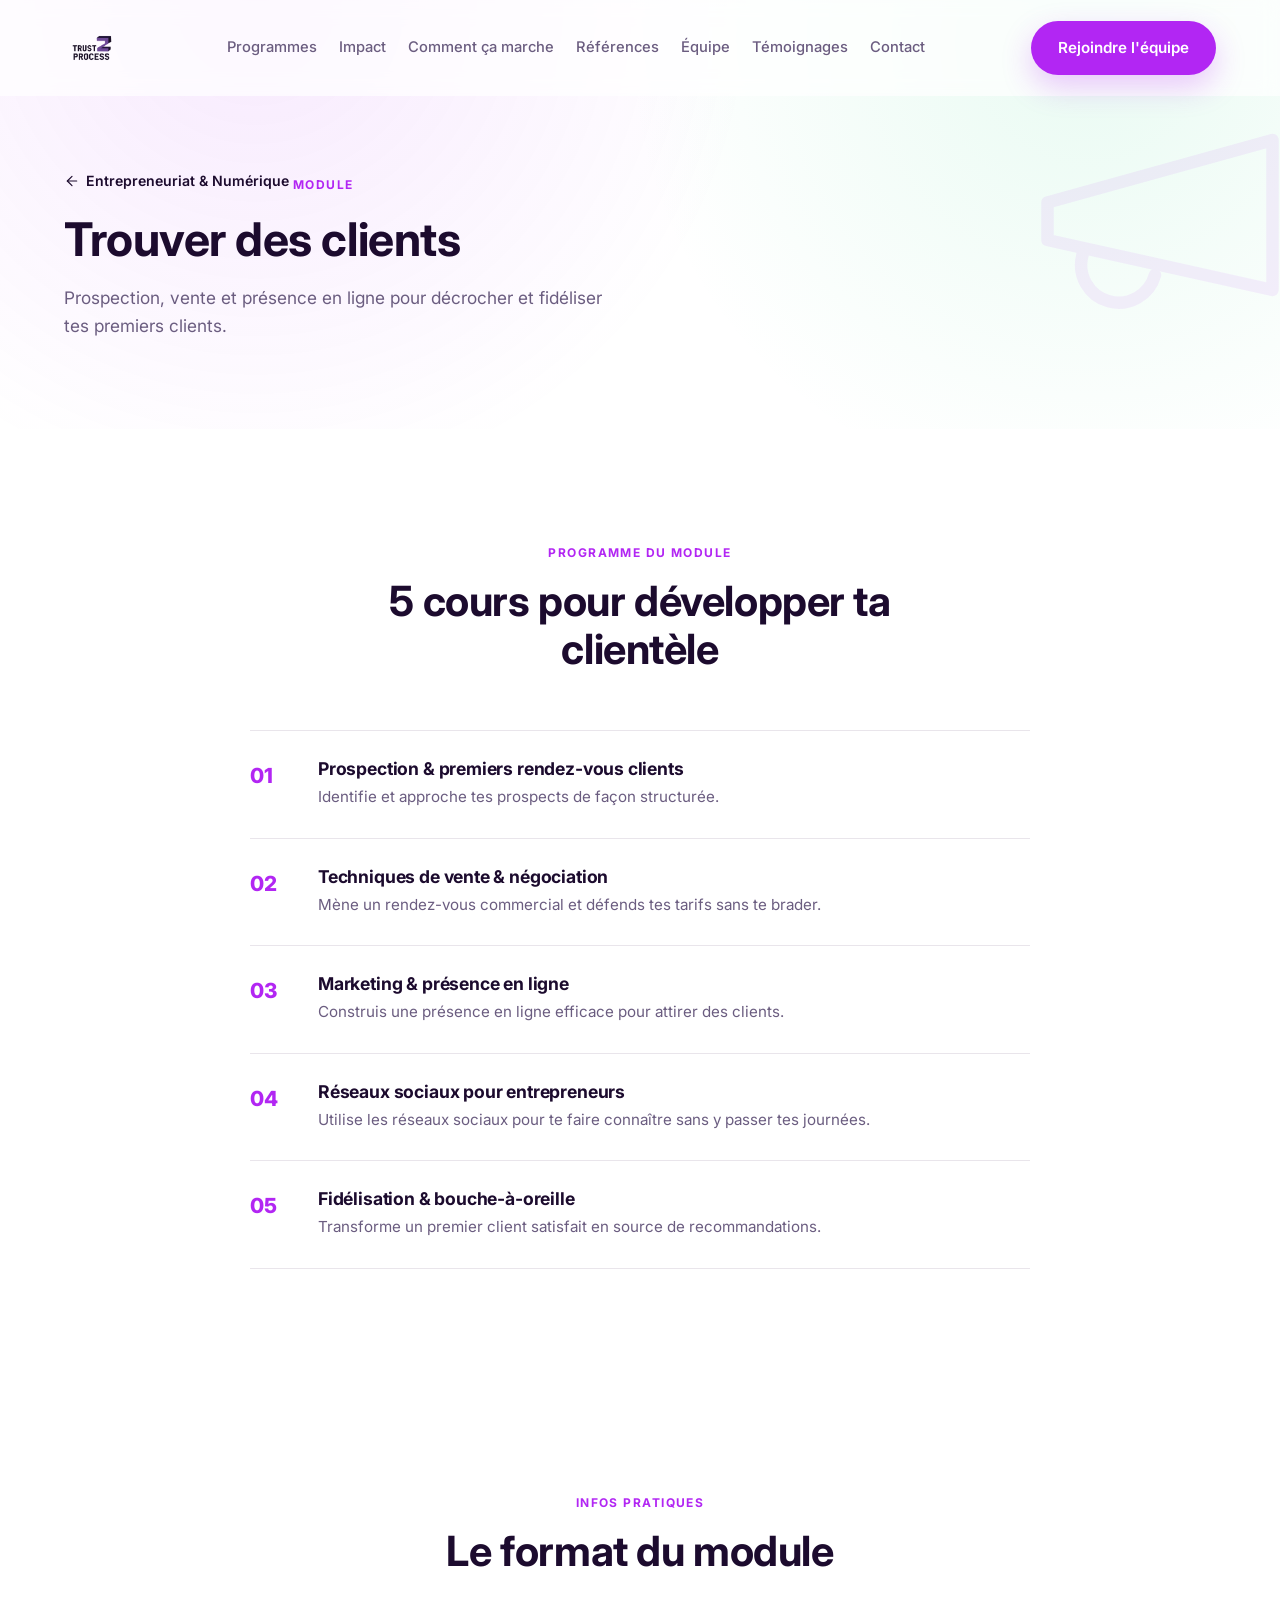
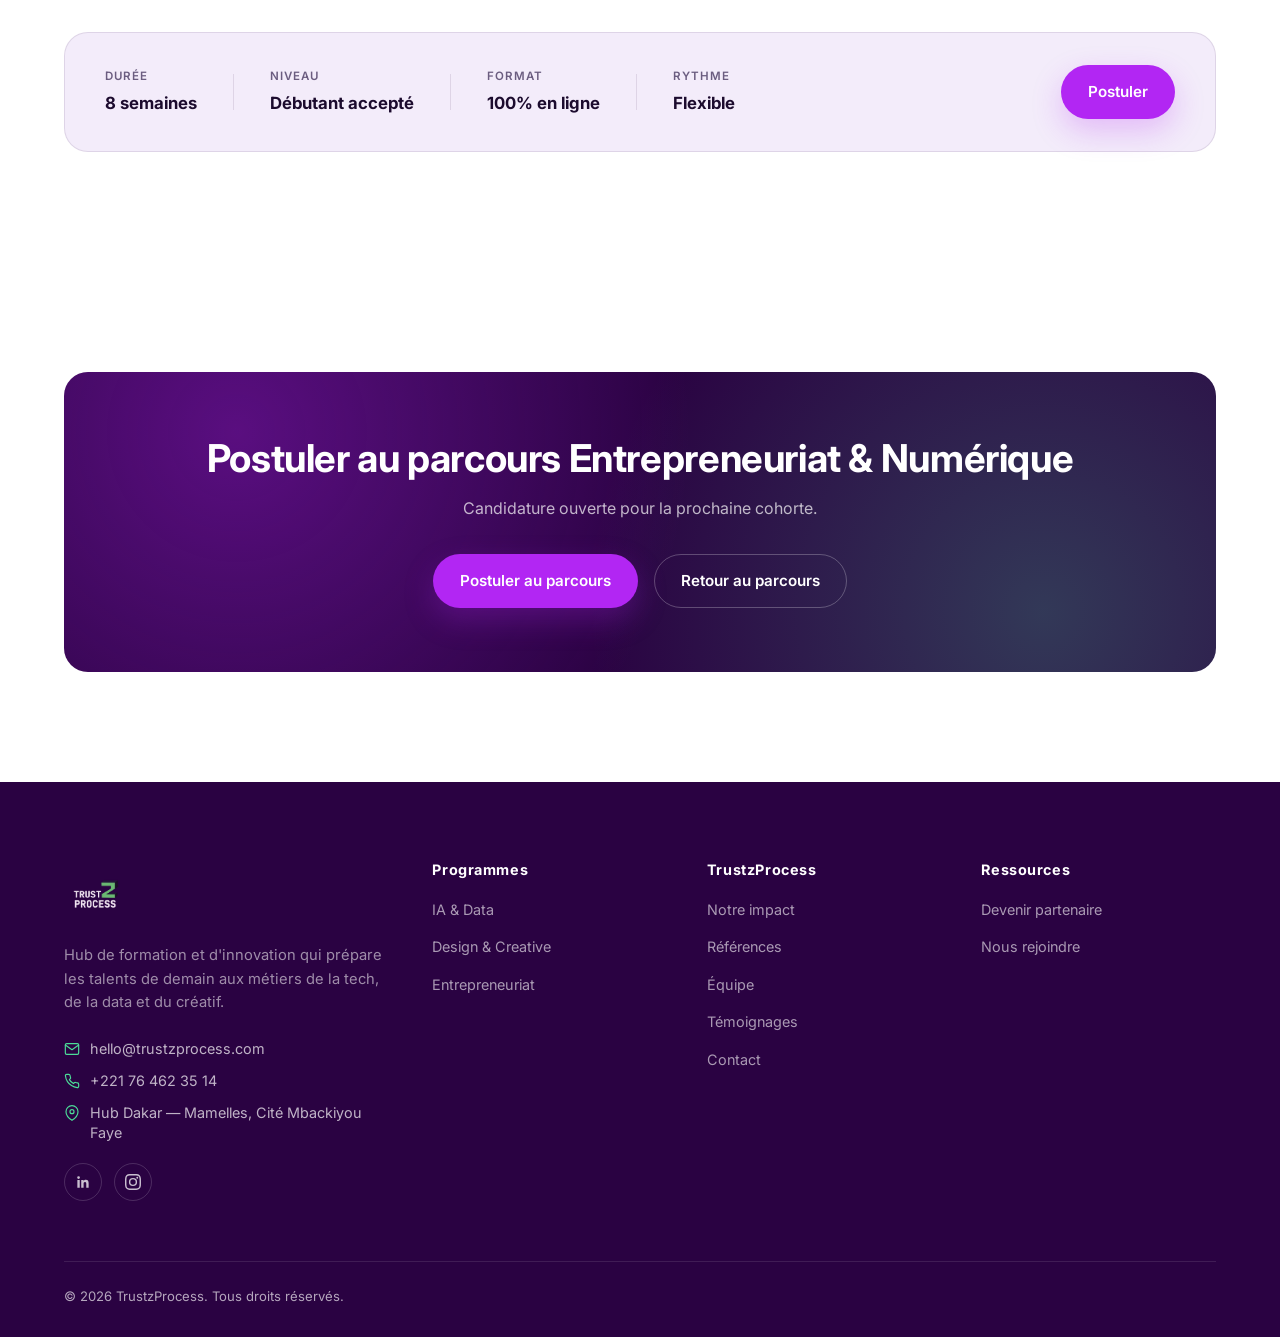
<file: trouver-des-clients.html>
<!doctype html>
<html lang="fr">
<head>
<meta charset="UTF-8">
<meta name="viewport" content="width=device-width, initial-scale=1.0">
<title>Trouver des clients — TrustzProcess</title>
<meta name="description" content="Programme du module Trouver des clients : prospection, vente, marketing, réseaux sociaux. Module du parcours Entrepreneuriat & Numérique.">
<meta property="og:type" content="website">
<meta property="og:title" content="Trouver des clients — TrustzProcess">
<meta property="og:description" content="Programme détaillé du module Trouver des clients du parcours Entrepreneuriat & Numérique.">
<meta property="og:image" content="assets/img/logo-light.png">
<meta name="twitter:card" content="summary_large_image">
<meta name="twitter:title" content="Trouver des clients — TrustzProcess">
<meta name="twitter:description" content="Programme détaillé du module Trouver des clients du parcours Entrepreneuriat & Numérique.">
<meta name="twitter:image" content="assets/img/logo-light.png">
<link rel="icon" type="image/png" sizes="32x32" href="assets/img/favicon-32.png">
<link rel="apple-touch-icon" href="assets/img/favicon-180.png">
<link rel="preconnect" href="https://fonts.googleapis.com">
<link rel="preconnect" href="https://fonts.gstatic.com" crossorigin>
<link href="https://fonts.googleapis.com/css2?family=Inter:wght@400;500;600;700;800&display=swap" rel="stylesheet">
<link rel="stylesheet" href="assets/css/style.css">
</head>
<body>

<header class="site-header" id="siteHeader">
  <div class="container">
    <a href="index.html" class="logo">
      <img src="assets/img/logo-light.png" alt="TrustzProcess" class="logo-img">
    </a>

    <nav class="nav-links" id="navLinks">
      <a href="index.html#programmes">Programmes</a>
      <a href="index.html#impact">Impact</a>
      <a href="index.html#parcours">Comment ça marche</a>
      <a href="references.html">Références</a>
      <a href="equipe.html">Équipe</a>
      <a href="index.html#temoignages">Témoignages</a>
      <a href="contact.html">Contact</a>
    </nav>

    <div class="header-actions">
      <a href="equipe.html#contact" class="btn btn-primary">Rejoindre l'équipe</a>
      <button class="nav-toggle" id="navToggle" aria-label="Ouvrir le menu">
        <svg class="icon icon-menu" viewBox="0 0 24 24"><line x1="4" y1="7" x2="20" y2="7"/><line x1="4" y1="12" x2="20" y2="12"/><line x1="4" y1="17" x2="20" y2="17"/></svg>
        <svg class="icon icon-close" viewBox="0 0 24 24"><line x1="6" y1="6" x2="18" y2="18"/><line x1="18" y1="6" x2="6" y2="18"/></svg>
      </button>
    </div>
  </div>
</header>

<main>

  <!-- PAGE HERO -->
  <section class="page-hero">
    <svg class="hero-watermark" viewBox="0 0 24 24"><path d="M3 11l18-5v12L3 14v-3z"/><path d="M11.6 16.8a3 3 0 1 1-5.8-1.6"/></svg>
    <div class="container">
      <a href="entrepreneuriat.html" class="back-link"><svg class="icon" viewBox="0 0 24 24"><line x1="19" y1="12" x2="5" y2="12"/><polyline points="12 19 5 12 12 5"/></svg> Entrepreneuriat &amp; Numérique</a>
      <span class="section-tag">Module</span>
      <h1>Trouver des clients</h1>
      <p>Prospection, vente et présence en ligne pour décrocher et fidéliser tes premiers clients.</p>
    </div>
  </section>

  <!-- PROGRAMME -->
  <section>
    <div class="container">
      <div class="section-head center">
        <span class="section-tag">Programme du module</span>
        <h2>5 cours pour développer ta clientèle</h2>
      </div>

      <div class="course-list">
        <div class="course-item reveal">
          <span class="course-num">01</span>
          <div>
            <h3>Prospection &amp; premiers rendez-vous clients</h3>
            <p>Identifie et approche tes prospects de façon structurée.</p>
          </div>
        </div>
        <div class="course-item reveal">
          <span class="course-num">02</span>
          <div>
            <h3>Techniques de vente &amp; négociation</h3>
            <p>Mène un rendez-vous commercial et défends tes tarifs sans te brader.</p>
          </div>
        </div>
        <div class="course-item reveal">
          <span class="course-num">03</span>
          <div>
            <h3>Marketing &amp; présence en ligne</h3>
            <p>Construis une présence en ligne efficace pour attirer des clients.</p>
          </div>
        </div>
        <div class="course-item reveal">
          <span class="course-num">04</span>
          <div>
            <h3>Réseaux sociaux pour entrepreneurs</h3>
            <p>Utilise les réseaux sociaux pour te faire connaître sans y passer tes journées.</p>
          </div>
        </div>
        <div class="course-item reveal">
          <span class="course-num">05</span>
          <div>
            <h3>Fidélisation &amp; bouche-à-oreille</h3>
            <p>Transforme un premier client satisfait en source de recommandations.</p>
          </div>
        </div>
      </div>
    </div>
  </section>

  <!-- INFOS PRATIQUES -->
  <section>
    <div class="container">
      <div class="section-head center">
        <span class="section-tag">Infos pratiques</span>
        <h2>Le format du module</h2>
      </div>
      <div class="format-band reveal">
        <div class="format-item"><span class="format-label">Durée</span><span class="format-value">8 semaines</span></div>
        <div class="format-divider"></div>
        <div class="format-item"><span class="format-label">Niveau</span><span class="format-value">Débutant accepté</span></div>
        <div class="format-divider"></div>
        <div class="format-item"><span class="format-label">Format</span><span class="format-value">100% en ligne</span></div>
        <div class="format-divider"></div>
        <div class="format-item"><span class="format-label">Rythme</span><span class="format-value">Flexible</span></div>
        <a href="#contact" class="btn btn-primary">Postuler</a>
      </div>
    </div>
  </section>

  <!-- CTA -->
  <section id="contact">
    <div class="container">
      <div class="cta-banner reveal">
        <h2>Postuler au parcours Entrepreneuriat &amp; Numérique</h2>
        <p>Candidature ouverte pour la prochaine cohorte.</p>
        <div class="cta-actions">
          <a href="mailto:hello@trustzprocess.com" class="btn btn-primary">Postuler au parcours</a>
          <a href="entrepreneuriat.html" class="btn btn-ghost">Retour au parcours</a>
        </div>
      </div>
    </div>
  </section>

</main>

<footer class="site-footer">
  <div class="container">
    <div class="footer-top">
      <div class="footer-about">
        <a href="index.html" class="logo">
          <img src="assets/img/logo-dark.png" alt="TrustzProcess" class="logo-img">
        </a>
        <p>Hub de formation et d'innovation qui prépare les talents de demain aux métiers de la tech, de la data et du créatif.</p>
        <div class="footer-contact">
          <a href="mailto:hello@trustzprocess.com"><svg class="icon" viewBox="0 0 24 24"><path d="M4 4h16c1.1 0 2 .9 2 2v12c0 1.1-.9 2-2 2H4c-1.1 0-2-.9-2-2V6c0-1.1.9-2 2-2z"/><polyline points="22 6 12 13 2 6"/></svg> hello@trustzprocess.com</a>
          <a href="tel:+221764623514"><svg class="icon" viewBox="0 0 24 24"><path d="M22 16.92v3a2 2 0 0 1-2.18 2 19.79 19.79 0 0 1-8.63-3.07 19.5 19.5 0 0 1-6-6 19.79 19.79 0 0 1-3.07-8.67A2 2 0 0 1 4.11 2h3a2 2 0 0 1 2 1.72c.127.96.361 1.903.7 2.81a2 2 0 0 1-.45 2.11L8.09 9.91a16 16 0 0 0 6 6l1.27-1.27a2 2 0 0 1 2.11-.45c.907.339 1.85.573 2.81.7A2 2 0 0 1 22 16.92z"/></svg> +221 76 462 35 14</a>
          <a href="https://www.google.com/maps/search/?api=1&query=Cit%C3%A9+Mbackiyou+Faye%2C+Mamelles%2C+Dakar%2C+S%C3%A9n%C3%A9gal" target="_blank" rel="noopener"><svg class="icon" viewBox="0 0 24 24"><path d="M21 10c0 7-9 13-9 13s-9-6-9-13a9 9 0 0 1 18 0z"/><circle cx="12" cy="10" r="3"/></svg> Hub Dakar — Mamelles, Cité Mbackiyou Faye</a>
        </div>
        <div class="social-row">
          <a href="https://www.linkedin.com/company/trust-z-process-hub/" target="_blank" rel="noopener" aria-label="LinkedIn"><svg class="icon" viewBox="0 0 24 24"><path d="M20.447 20.452h-3.554v-5.569c0-1.328-.027-3.037-1.852-3.037-1.853 0-2.136 1.445-2.136 2.939v5.667H9.351V9h3.414v1.561h.046c.477-.9 1.637-1.85 3.37-1.85 3.601 0 4.267 2.37 4.267 5.455v6.286zM5.337 7.433a2.062 2.062 0 1 1 0-4.124 2.062 2.062 0 0 1 0 4.124zM7.119 20.452H3.554V9h3.565v11.452z"/></svg></a>
          <a href="https://instagram.com/trustzprocess_" target="_blank" rel="noopener" aria-label="Instagram"><svg class="icon" viewBox="0 0 24 24"><path d="M12 2.163c3.204 0 3.584.012 4.85.07 3.252.148 4.771 1.691 4.919 4.919.058 1.265.069 1.645.069 4.849 0 3.205-.012 3.584-.069 4.849-.149 3.225-1.664 4.771-4.919 4.919-1.266.058-1.644.07-4.85.07-3.204 0-3.584-.012-4.849-.07-3.26-.149-4.771-1.699-4.919-4.92-.058-1.265-.07-1.644-.07-4.849 0-3.204.012-3.583.07-4.849.149-3.227 1.664-4.771 4.919-4.919 1.266-.057 1.645-.069 4.849-.069zM12 0C8.741 0 8.332.014 7.052.072 2.695.272.273 2.69.073 7.052.014 8.332 0 8.741 0 12c0 3.259.014 3.668.072 4.948.2 4.358 2.618 6.78 6.98 6.98C8.332 23.986 8.741 24 12 24c3.259 0 3.668-.014 4.948-.072 4.354-.2 6.782-2.618 6.979-6.98.059-1.28.073-1.689.073-4.948 0-3.259-.014-3.667-.072-4.947-.196-4.354-2.617-6.78-6.979-6.98C15.668.014 15.259 0 12 0zm0 5.838a6.162 6.162 0 1 0 0 12.324 6.162 6.162 0 0 0 0-12.324zM12 16a4 4 0 1 1 0-8 4 4 0 0 1 0 8zm6.406-11.845a1.44 1.44 0 1 0 0 2.881 1.44 1.44 0 0 0 0-2.881z"/></svg></a>
        </div>
      </div>
      <div class="footer-col">
        <h4>Programmes</h4>
        <ul>
          <li><a href="ia-data.html">IA &amp; Data</a></li>
          <li><a href="design-creatif.html">Design &amp; Creative</a></li>
          <li><a href="entrepreneuriat.html">Entrepreneuriat</a></li>
        </ul>
      </div>
      <div class="footer-col">
        <h4>TrustzProcess</h4>
        <ul>
          <li><a href="index.html#impact">Notre impact</a></li>
          <li><a href="references.html">Références</a></li>
          <li><a href="equipe.html">Équipe</a></li>
          <li><a href="index.html#temoignages">Témoignages</a></li>
          <li><a href="contact.html">Contact</a></li>
        </ul>
      </div>
      <div class="footer-col">
        <h4>Ressources</h4>
        <ul>
          <li><a href="references.html#devenir-partenaire">Devenir partenaire</a></li>
          <li><a href="equipe.html#contact">Nous rejoindre</a></li>
        </ul>
      </div>
    </div>
    <div class="footer-bottom">
      <span>© 2026 TrustzProcess. Tous droits réservés.</span>
    </div>
  </div>
</footer>

<nav class="bottom-nav" aria-label="Navigation rapide">
  <a href="index.html"><svg class="icon" viewBox="0 0 24 24"><path d="M3 9l9-7 9 7v11a2 2 0 0 1-2 2H5a2 2 0 0 1-2-2z"/><polyline points="9 22 9 12 15 12 15 22"/></svg><span>Accueil</span></a>
  <a href="index.html#programmes"><svg class="icon" viewBox="0 0 24 24"><rect x="3" y="3" width="7" height="7"/><rect x="14" y="3" width="7" height="7"/><rect x="3" y="14" width="7" height="7"/><rect x="14" y="14" width="7" height="7"/></svg><span>Programmes</span></a>
  <a href="references.html"><svg class="icon" viewBox="0 0 24 24"><path d="M17 21v-2a4 4 0 0 0-4-4H5a4 4 0 0 0-4 4v2"/><circle cx="9" cy="7" r="4"/><path d="M23 21v-2a4 4 0 0 0-3-3.87"/><path d="M16 3.13a4 4 0 0 1 0 7.75"/></svg><span>Références</span></a>
  <a href="equipe.html"><svg class="icon" viewBox="0 0 24 24"><path d="M20 21v-2a4 4 0 0 0-4-4H8a4 4 0 0 0-4 4v2"/><circle cx="12" cy="7" r="4"/></svg><span>Équipe</span></a>
  <a href="contact.html"><svg class="icon" viewBox="0 0 24 24"><path d="M4 4h16c1.1 0 2 .9 2 2v12c0 1.1-.9 2-2 2H4c-1.1 0-2-.9-2-2V6c0-1.1.9-2 2-2z"/><polyline points="22 6 12 13 2 6"/></svg><span>Contact</span></a>
</nav>

<button id="backToTop" class="back-to-top" aria-label="Retour en haut"><svg class="icon" viewBox="0 0 24 24"><line x1="12" y1="19" x2="12" y2="5"/><polyline points="5 12 12 5 19 12"/></svg></button>

<script src="assets/js/main.js"></script>
</body>
</html>
</file>
<file: assets/css/style.css>
/* ==========================================================================
   TrustzProcess — Design tokens
   ========================================================================== */
:root {
  --color-ink: #1c0b2e;
  --color-ink-soft: #2a0242;
  --color-primary: #b226f3;
  --color-mint: #4cdc98;
  --color-bg: #ffffff;
  --color-surface: #faf7fd;
  --color-surface-2: #f3ecfa;
  --color-border: rgba(42, 2, 66, 0.1);
  --color-muted: #6b5d80;

  --grad-primary: linear-gradient(135deg, var(--color-primary), var(--color-mint));
  --grad-hero: radial-gradient(circle at 20% 0%, rgba(178, 38, 243, 0.10), transparent 45%),
               radial-gradient(circle at 85% 10%, rgba(76, 220, 152, 0.12), transparent 40%);

  --font-display: "Inter", sans-serif;
  --font-body: "Inter", sans-serif;

  --radius-lg: 24px;
  --radius-md: 16px;
  --radius-sm: 10px;

  --shadow-card: 0 1px 2px rgba(42, 2, 66, 0.05);
  --shadow-card-hover: 0 24px 48px rgba(42, 2, 66, 0.14);

  --container: 1200px;
}

* { box-sizing: border-box; margin: 0; padding: 0; }

html { scroll-behavior: smooth; }

body {
  font-family: var(--font-body);
  background: var(--color-bg);
  color: var(--color-ink);
  overflow-x: hidden;
  line-height: 1.6;
  animation: page-fade-in 0.5s ease;
}

@keyframes page-fade-in {
  from { opacity: 0; }
  to { opacity: 1; }
}

img { max-width: 100%; display: block; }
a { color: inherit; text-decoration: none; }
ul { list-style: none; }
svg { display: block; }

h1, h2, h3, h4 {
  font-family: var(--font-display);
  font-weight: 700;
  line-height: 1.15;
  letter-spacing: -0.01em;
}

.container {
  width: 100%;
  max-width: var(--container);
  margin: 0 auto;
  padding: 0 24px;
}

.icon {
  width: 20px;
  height: 20px;
  stroke: currentColor;
  stroke-width: 1.75;
  fill: none;
  stroke-linecap: round;
  stroke-linejoin: round;
  flex-shrink: 0;
}

.section-tag {
  display: inline-flex;
  align-items: center;
  gap: 8px;
  font-size: 0.75rem;
  font-weight: 700;
  letter-spacing: 0.12em;
  text-transform: uppercase;
  color: var(--color-primary);
  margin-bottom: 16px;
}
.section-head { max-width: 640px; margin-bottom: 56px; }
.section-head.center { margin-left: auto; margin-right: auto; text-align: center; }
.section-head h2 { font-size: clamp(1.8rem, 3.5vw, 2.6rem); margin-bottom: 16px; color: var(--color-ink); }
.section-head p { color: var(--color-muted); font-size: 1.05rem; }

section { padding: 110px 0; position: relative; }

.gradient-text {
  background: var(--grad-primary);
  -webkit-background-clip: text;
  background-clip: text;
  color: transparent;
}

/* Buttons */
.btn {
  display: inline-flex;
  align-items: center;
  justify-content: center;
  gap: 8px;
  padding: 14px 26px;
  border-radius: 999px;
  font-family: var(--font-display);
  font-weight: 600;
  font-size: 0.95rem;
  border: 1.5px solid transparent;
  cursor: pointer;
  transition: transform 0.25s ease, box-shadow 0.25s ease, background 0.25s ease, border-color 0.25s ease;
  white-space: nowrap;
}
.btn .icon { width: 18px; height: 18px; transition: transform 0.25s ease; }
.btn-primary {
  background: var(--color-primary);
  color: #ffffff;
  box-shadow: 0 12px 30px rgba(178, 38, 243, 0.25);
}
.btn-primary:hover { background: #9d1de0; transform: translateY(-2px); box-shadow: 0 16px 36px rgba(178, 38, 243, 0.32); }
.btn-primary:hover .icon { transform: translateX(3px); }
.btn-ghost {
  background: transparent;
  border-color: var(--color-border);
  color: var(--color-ink);
}
.btn-ghost:hover { border-color: var(--color-primary); background: var(--color-surface-2); }

/* ==========================================================================
   Logo
   ========================================================================== */
.logo { display: flex; align-items: center; flex-shrink: 0; }
.logo-img { height: 56px; width: 56px; display: block; flex-shrink: 0; }
.site-footer .logo-img { height: 64px; width: 64px; }

/* ==========================================================================
   Header
   ========================================================================== */
.site-header {
  position: fixed;
  top: 0; left: 0; right: 0;
  z-index: 100;
  padding: 20px 0;
  background: rgba(255, 255, 255, 0.7);
  backdrop-filter: blur(10px);
  transition: background 0.3s ease, box-shadow 0.3s ease, padding 0.3s ease;
}
.site-header.scrolled {
  background: rgba(255, 255, 255, 0.92);
  box-shadow: 0 1px 0 var(--color-border), 0 8px 24px rgba(42,2,66,0.06);
  padding: 14px 0;
}
.site-header .container { display: flex; align-items: center; justify-content: space-between; gap: 24px; }

.nav-links { display: flex; align-items: center; gap: 22px; }
.nav-links a { font-size: 0.92rem; color: var(--color-muted); font-weight: 500; transition: color 0.2s ease; position: relative; }
.nav-links a:hover { color: var(--color-ink); }
.nav-links a::after {
  content: ""; position: absolute; left: 0; bottom: -6px; height: 2px; width: 0;
  background: var(--grad-primary); transition: width 0.25s ease; border-radius: 2px;
}
.nav-links a:hover::after { width: 100%; }

.header-actions { display: flex; align-items: center; gap: 12px; }

.nav-toggle {
  display: none;
  width: 40px; height: 40px;
  border-radius: 10px;
  background: var(--color-surface);
  border: 1px solid var(--color-border);
  align-items: center; justify-content: center;
  cursor: pointer;
}
.nav-toggle .icon { color: var(--color-ink); }
.nav-toggle .icon-close { display: none; }
.site-header.nav-open .nav-toggle .icon-menu { display: none; }
.site-header.nav-open .nav-toggle .icon-close { display: block; }

/* ==========================================================================
   Header image slider (doubles as the hero)
   ========================================================================== */
.header-slider {
  position: relative;
  width: 100%;
  min-height: 640px;
  padding: 100px 0;
  margin-top: 96px;
  overflow: hidden;
  background: var(--color-ink-soft);
  display: flex;
  align-items: center;
}
.header-slider .slide {
  position: absolute;
  inset: 0;
  width: 100%;
  height: 100%;
  object-fit: cover;
  opacity: 0;
  transition: opacity 1.2s ease;
}
.header-slider .slide.active { opacity: 1; }
.header-slider::after {
  content: "";
  position: absolute; inset: 0;
  background: linear-gradient(180deg, rgba(28,11,46,0.6), rgba(28,11,46,0.72));
  pointer-events: none;
}
.slide-dots {
  position: absolute;
  bottom: 24px; left: 50%;
  transform: translateX(-50%);
  display: flex;
  gap: 8px;
  z-index: 2;
}
.slide-dots button {
  width: 8px; height: 8px;
  border-radius: 50%;
  border: none;
  background: rgba(255,255,255,0.5);
  cursor: pointer;
  padding: 0;
  transition: background 0.25s ease, transform 0.25s ease;
}
.slide-dots button.active { background: #ffffff; transform: scale(1.25); }

/* ==========================================================================
   Hero content (overlaid on the slider)
   ========================================================================== */
.slider-content {
  position: relative;
  z-index: 1;
  width: 100%;
  text-align: center;
}
.hero-badge {
  display: inline-flex;
  align-items: center;
  gap: 8px;
  padding: 8px 16px;
  border-radius: 999px;
  background: rgba(255,255,255,0.1);
  border: 1px solid rgba(255,255,255,0.25);
  backdrop-filter: blur(6px);
  font-size: 0.82rem;
  color: #ffffff;
  margin-bottom: 28px;
}
.hero-badge .icon { width: 16px; height: 16px; color: var(--color-mint); }
.hero-badge strong { font-weight: 700; }

.slider-content h1 {
  font-size: clamp(2.2rem, 5vw, 3.8rem);
  max-width: 780px;
  margin: 0 auto 24px;
  color: #ffffff;
}
.slider-content p.lead {
  max-width: 620px;
  margin: 0 auto 40px;
  color: rgba(255,255,255,0.82);
  font-size: 1.15rem;
}
.hero-cta { display: flex; align-items: center; justify-content: center; gap: 16px; flex-wrap: wrap; margin-bottom: 48px; }
.slider-content .btn-ghost { color: #ffffff; border-color: rgba(255,255,255,0.35); }
.slider-content .btn-ghost:hover { border-color: var(--color-mint); background: rgba(76,220,152,0.12); }

.hero-strip {
  display: flex;
  align-items: center;
  justify-content: center;
  gap: 12px;
  flex-wrap: wrap;
}
.hero-strip span {
  padding: 7px 16px;
  border-radius: 999px;
  border: 1px solid rgba(255,255,255,0.25);
  background: rgba(255,255,255,0.08);
  font-family: var(--font-display);
  font-weight: 600;
  letter-spacing: 0.02em;
  font-size: 0.85rem;
  color: rgba(255,255,255,0.9);
}

/* ==========================================================================
   Trust bar
   ========================================================================== */
.trustbar { padding: 40px 0 100px; text-align: center; }
.trustbar p { font-size: 0.78rem; text-transform: uppercase; letter-spacing: 0.14em; color: var(--color-muted); margin-bottom: 28px; font-weight: 600; }

.logo-marquee {
  width: 100%;
  overflow: hidden;
  padding: 14px 0 36px;
  -webkit-mask-image: linear-gradient(90deg, transparent, #000 10%, #000 90%, transparent);
  mask-image: linear-gradient(90deg, transparent, #000 10%, #000 90%, transparent);
}
.logo-track {
  display: flex;
  align-items: center;
  gap: 80px;
  width: max-content;
  animation: marquee 48s linear infinite;
}
.logo-marquee:hover .logo-track { animation-play-state: paused; }
.logo-track img {
  height: 52px;
  width: auto;
  max-width: 180px;
  object-fit: contain;
  flex-shrink: 0;
  opacity: 0.8;
  transition: opacity 0.25s ease;
}
.logo-track img:hover { opacity: 1; }
.logo-track img.logo-boost { height: 74px; max-width: 220px; }
@keyframes marquee {
  from { transform: translateX(0); }
  to { transform: translateX(-50%); }
}
@media (prefers-reduced-motion: reduce) {
  .logo-track { animation: none; }
}

.trustbar-link {
  display: inline-flex;
  align-items: center;
  gap: 6px;
  margin-top: 8px;
  font-family: var(--font-display);
  font-weight: 600;
  font-size: 0.88rem;
  color: var(--color-primary);
}
.trustbar-link .icon { width: 16px; height: 16px; transition: transform 0.25s ease; }
.trustbar-link:hover .icon { transform: translateX(4px); }

/* ==========================================================================
   Page hero (secondary pages)
   ========================================================================== */
.page-hero {
  padding: 170px 0 90px;
  text-align: left;
  background: var(--grad-hero);
}
.page-hero h1 { font-size: clamp(2.1rem, 4.2vw, 2.9rem); max-width: 720px; margin: 0 0 18px; color: var(--color-ink); }
.page-hero p { color: var(--color-muted); max-width: 540px; margin: 0; font-size: 1.08rem; }
.page-hero { overflow: hidden; }
.page-hero--image {
  background-size: cover;
  background-position: center;
  background-attachment: fixed;
  position: relative;
  min-height: 440px;
  display: flex;
  align-items: center;
}
.page-hero--image::before {
  content: "";
  position: absolute; inset: 0;
  background: linear-gradient(90deg, rgba(28,11,46,0.82) 0%, rgba(28,11,46,0.55) 55%, rgba(28,11,46,0.3) 100%);
}
.page-hero--image .container { position: relative; z-index: 1; }
.page-hero--image h1 { color: #ffffff; }
.page-hero--image p { color: rgba(255,255,255,0.85); }
.page-hero--image .section-tag { color: var(--color-mint); }
.hero-watermark {
  position: absolute;
  top: 50%;
  right: -30px;
  transform: translateY(-50%);
  width: 300px;
  height: 300px;
  opacity: 0.07;
  color: var(--color-primary);
  stroke: currentColor;
  stroke-width: 1;
  fill: none;
  stroke-linecap: round;
  stroke-linejoin: round;
  pointer-events: none;
}
@media (max-width: 900px) { .hero-watermark { display: none; } }

/* ==========================================================================
   Reference cards
   ========================================================================== */
.ref-grid {
  display: grid;
  grid-template-columns: repeat(4, 1fr);
  gap: 16px;
}
.ref-card {
  background: var(--color-bg);
  border: 1px solid var(--color-border);
  border-radius: var(--radius-md);
  padding: 24px;
  box-shadow: var(--shadow-card);
  transition: transform 0.3s ease, box-shadow 0.3s ease, border-color 0.3s ease;
}
.ref-card:hover { transform: translateY(-4px); box-shadow: var(--shadow-card-hover); border-color: rgba(178,38,243,0.3); }
.ref-card .ref-tag {
  display: inline-block;
  font-size: 0.7rem;
  font-weight: 700;
  padding: 4px 10px;
  border-radius: 999px;
  background: var(--color-surface-2);
  color: var(--color-ink-soft);
  margin-bottom: 12px;
}
.ref-card .ref-name { font-family: var(--font-display); font-weight: 700; font-size: 1.05rem; color: var(--color-ink); margin-bottom: 8px; }
.ref-card p { color: var(--color-muted); font-size: 0.88rem; }

.logo-grid {
  display: grid;
  grid-template-columns: repeat(auto-fit, minmax(180px, 1fr));
  gap: 20px;
}
.logo-tile {
  display: flex;
  align-items: center;
  justify-content: center;
  height: 110px;
  background: var(--color-bg);
  border: 1px solid var(--color-border);
  border-radius: var(--radius-md);
  box-shadow: var(--shadow-card);
  padding: 24px;
  transition: transform 0.3s ease, box-shadow 0.3s ease, border-color 0.3s ease;
}
.logo-tile:hover { transform: translateY(-4px); box-shadow: var(--shadow-card-hover); border-color: rgba(178,38,243,0.3); }
.logo-tile img { max-width: 100%; max-height: 48px; object-fit: contain; }
.logo-tile img.logo-boost { max-height: 68px; }

/* ==========================================================================
   Team
   ========================================================================== */
.team-grid {
  display: grid;
  grid-template-columns: repeat(auto-fit, minmax(180px, 1fr));
  gap: 20px;
}
.team-card {
  text-align: center;
  background: var(--color-bg);
  border: 1px solid var(--color-border);
  border-radius: var(--radius-md);
  padding: 32px 20px;
  box-shadow: var(--shadow-card);
  transition: transform 0.3s ease, box-shadow 0.3s ease, border-color 0.3s ease;
}
.team-card:hover { transform: translateY(-4px); box-shadow: var(--shadow-card-hover); border-color: rgba(178,38,243,0.3); }
.avatar-lg {
  width: 76px; height: 76px; border-radius: 50%;
  background: var(--grad-primary);
  display: flex; align-items: center; justify-content: center;
  font-family: var(--font-display); font-weight: 700; font-size: 1.3rem;
  color: var(--color-ink);
  margin: 0 auto 18px;
}
.team-card:nth-child(3n-1) .avatar-lg { background: linear-gradient(135deg, var(--color-mint), var(--color-primary)); }
.avatar-lg-photo {
  width: 76px; height: 76px; border-radius: 50%;
  object-fit: cover;
  border: 1px solid var(--color-border);
  margin: 0 auto 18px;
  display: block;
}
.team-name { font-family: var(--font-display); font-weight: 700; font-size: 1rem; color: var(--color-ink); margin-bottom: 4px; }
.team-role { color: var(--color-muted); font-size: 0.85rem; }

/* ==========================================================================
   Program detail pages
   ========================================================================== */
.info-grid { display: grid; grid-template-columns: repeat(3, 1fr); gap: 16px; }
.info-grid .ref-card { text-align: center; }

.format-band {
  display: flex;
  align-items: center;
  flex-wrap: wrap;
  gap: 28px 36px;
  background: var(--color-surface-2);
  border: 1px solid var(--color-border);
  border-radius: var(--radius-lg);
  padding: 32px 40px;
}
.format-item { display: flex; flex-direction: column; gap: 4px; }
.format-label { font-size: 0.72rem; text-transform: uppercase; letter-spacing: 0.08em; color: var(--color-muted); font-weight: 600; }
.format-value { font-family: var(--font-display); font-weight: 700; font-size: 1.05rem; color: var(--color-ink); }
.format-divider { width: 1px; height: 36px; background: var(--color-border); flex-shrink: 0; }
.format-band .btn { margin-left: auto; }
@media (max-width: 760px) {
  .format-band { flex-direction: column; align-items: stretch; padding: 28px; gap: 20px; }
  .format-divider { display: none; }
  .format-band .btn { margin-left: 0; width: 100%; }
}

.split-grid { display: grid; grid-template-columns: 1fr 1fr; gap: 48px; align-items: start; }
.split-grid h3 { font-size: 1.2rem; margin-bottom: 14px; color: var(--color-ink); }
.split-grid p { color: var(--color-muted); font-size: 1rem; }
.debouches-tags { display: flex; flex-wrap: wrap; gap: 10px; }
.debouches-tags span {
  padding: 9px 18px;
  border-radius: 999px;
  background: var(--color-surface-2);
  color: var(--color-ink-soft);
  font-weight: 600;
  font-size: 0.85rem;
  border: 1px solid var(--color-border);
}

@media (max-width: 760px) {
  .info-grid { grid-template-columns: 1fr; }
  .split-grid { grid-template-columns: 1fr; gap: 32px; }
}

/* ==========================================================================
   Module pages (course list)
   ========================================================================== */
.back-link {
  display: inline-flex;
  align-items: center;
  gap: 6px;
  font-family: var(--font-display);
  font-weight: 600;
  font-size: 0.88rem;
  margin-bottom: 20px;
}
.page-hero--image .back-link { color: rgba(255,255,255,0.85); }
.back-link:hover { color: var(--color-mint); }
.back-link .icon { width: 16px; height: 16px; }

.course-list { border-top: 1px solid var(--color-border); max-width: 780px; margin: 0 auto; }
.course-item {
  display: flex;
  gap: 24px;
  align-items: flex-start;
  padding: 28px 0;
  border-bottom: 1px solid var(--color-border);
}
.course-num {
  font-family: var(--font-display);
  font-weight: 800;
  font-size: 1.3rem;
  color: var(--color-primary);
  flex-shrink: 0;
  width: 44px;
}
.course-item h3 { font-size: 1.1rem; margin-bottom: 6px; color: var(--color-ink); }
.course-item p { color: var(--color-muted); font-size: 0.95rem; }

.module-card-link {
  display: block;
  color: inherit;
  text-decoration: none;
}
@media (max-width: 600px) {
  .course-item { gap: 16px; }
  .course-num { width: 32px; font-size: 1.1rem; }
}

/* ==========================================================================
   Feature grid / why
   ========================================================================== */
.feature-grid {
  display: grid;
  grid-template-columns: repeat(3, 1fr);
  gap: 20px;
}
.feature-grid--pair { grid-template-columns: repeat(2, 1fr); }
.feature-card {
  background: var(--color-bg);
  border: 1px solid var(--color-border);
  border-radius: var(--radius-lg);
  padding: 32px;
  box-shadow: var(--shadow-card);
  transition: transform 0.3s ease, border-color 0.3s ease, box-shadow 0.3s ease;
}
.feature-card:hover {
  transform: translateY(-6px);
  border-color: rgba(178,38,243,0.35);
  box-shadow: var(--shadow-card-hover);
}
.feature-icon {
  width: 48px; height: 48px;
  border-radius: 14px;
  display: flex; align-items: center; justify-content: center;
  background: var(--color-surface-2);
  color: var(--color-primary);
  margin-bottom: 20px;
}
.feature-card:nth-child(3n-1) .feature-icon { background: rgba(76,220,152,0.12); color: #23a06c; }
.feature-icon .icon { width: 24px; height: 24px; }
.feature-card h3 { font-size: 1.1rem; margin-bottom: 10px; color: var(--color-ink); }
.feature-card p { color: var(--color-muted); font-size: 0.95rem; }
.feature-card.feature-card--photo { padding-top: 0; overflow: hidden; }
.feature-card--photo .feature-photo {
  width: calc(100% + 64px);
  max-width: none;
  margin: 0 -32px 20px;
  height: 150px;
  object-fit: cover;
  display: block;
}
.feature-card .link-row {
  display: flex; align-items: center; justify-content: space-between;
  font-size: 0.85rem; font-weight: 700; color: var(--color-ink);
  font-family: var(--font-display);
  margin-top: 16px;
}
.feature-card .link-row .icon { color: var(--color-primary); transition: transform 0.25s ease; width: 18px; height: 18px; }
.feature-card:hover .link-row .icon { transform: translateX(6px); }

/* ==========================================================================
   Section photo banner (inside a regular section, e.g. Nos parcours)
   ========================================================================== */
.section-photo-banner {
  position: relative;
  background-size: cover;
  background-position: center;
  padding: 64px 0;
  margin-bottom: 56px;
  overflow: hidden;
}
.section-photo-banner::before {
  content: "";
  position: absolute; inset: 0;
  background: linear-gradient(90deg, rgba(28,11,46,0.85) 0%, rgba(28,11,46,0.5) 60%, rgba(28,11,46,0.25) 100%);
}
.section-photo-banner .container { position: relative; z-index: 1; }
.section-photo-banner .section-head { margin-bottom: 0; }
.section-photo-banner .section-tag { color: var(--color-mint); }
.section-photo-banner h2 { color: #ffffff; }
.section-photo-banner p { color: rgba(255,255,255,0.85); }

/* ==========================================================================
   Programs / tracks
   ========================================================================== */
.programs-grid {
  display: grid;
  grid-template-columns: repeat(auto-fit, minmax(280px, 1fr));
  gap: 20px;
}
.program-card {
  position: relative;
  padding: 28px 24px 90px;
  border-radius: var(--radius-lg);
  border: 1px solid var(--color-border);
  background: var(--color-bg);
  box-shadow: var(--shadow-card);
  overflow: hidden;
  min-height: 270px;
  transition: transform 0.3s ease, box-shadow 0.3s ease, border-color 0.3s ease;
}
.program-card:hover { transform: translateY(-8px); box-shadow: var(--shadow-card-hover); border-color: rgba(178,38,243,0.3); }
.program-card .num {
  font-family: var(--font-display);
  font-size: 0.8rem;
  font-weight: 700;
  color: var(--color-primary);
  letter-spacing: 0.1em;
  margin-bottom: 18px;
  display: block;
}
.program-card h3 { font-size: 1.15rem; margin-bottom: 12px; color: var(--color-ink); }
.program-card p { color: var(--color-muted); font-size: 0.9rem; margin-bottom: 20px; }
.program-card .tags { display: flex; flex-wrap: wrap; gap: 8px; }
.program-card .tags span {
  font-size: 0.72rem; padding: 5px 10px; border-radius: 999px;
  background: var(--color-surface-2); color: var(--color-ink-soft);
  border: 1px solid var(--color-border);
  font-weight: 600;
}
.program-card .link-row {
  position: absolute; bottom: 24px; left: 24px; right: 24px;
  display: flex; align-items: center; justify-content: space-between;
  font-size: 0.85rem; font-weight: 700; color: var(--color-ink);
  font-family: var(--font-display);
}
.program-card .link-row .icon { color: var(--color-primary); transition: transform 0.25s ease; width: 18px; height: 18px; }
.program-card:hover .link-row .icon { transform: translateX(6px); }

/* ==========================================================================
   Stats
   ========================================================================== */
.stats-section {
  background: var(--color-surface);
  border-top: 1px solid var(--color-border);
  border-bottom: 1px solid var(--color-border);
}
.stats-grid {
  display: grid;
  grid-template-columns: repeat(4, 1fr);
  gap: 24px;
  text-align: center;
}
.stats-grid > div { display: flex; flex-direction: column; align-items: center; justify-content: center; }
.stat-num {
  font-family: var(--font-display);
  font-size: clamp(2.2rem, 4vw, 3.2rem);
  font-weight: 800;
  background: var(--grad-primary);
  -webkit-background-clip: text; background-clip: text; color: transparent;
}
.stat-label { color: var(--color-muted); font-size: 0.95rem; margin-top: 8px; }

/* ==========================================================================
   How it works
   ========================================================================== */
.steps {
  display: grid;
  grid-template-columns: repeat(4, 1fr);
  gap: 24px;
}
.step-card { position: relative; padding-top: 8px; }
.step-card .step-index {
  font-family: var(--font-display);
  font-size: 2.6rem; font-weight: 800;
  color: transparent;
  -webkit-text-stroke: 1.5px rgba(178,38,243,0.45);
  margin-bottom: 18px;
  display: block;
}
.step-card h3 { font-size: 1.05rem; margin-bottom: 10px; color: var(--color-ink); }
.step-card p { color: var(--color-muted); font-size: 0.9rem; }
.step-card:not(:last-child)::after {
  content: "";
  position: absolute; top: 22px; right: -12px;
  width: 24px; height: 1px;
  background: linear-gradient(90deg, var(--color-primary), transparent);
  display: none;
}
@media (min-width: 900px) { .step-card:not(:last-child)::after { display: block; } }

/* ==========================================================================
   Testimonials
   ========================================================================== */
.testimonial-grid {
  display: grid;
  grid-template-columns: repeat(3, 1fr);
  gap: 20px;
}
.testimonial-card {
  padding: 28px;
  border-radius: var(--radius-lg);
  background: var(--color-bg);
  border: 1px solid var(--color-border);
  box-shadow: var(--shadow-card);
}
.testimonial-card .quote { font-size: 0.98rem; color: var(--color-ink); }
.testimonial-card .person { display: flex; align-items: center; gap: 12px; margin-bottom: 20px; }
.avatar {
  width: 42px; height: 42px; border-radius: 50%;
  background: var(--grad-primary);
  display: flex; align-items: center; justify-content: center;
  font-family: var(--font-display); font-weight: 700; color: var(--color-ink);
  font-size: 0.9rem;
}
.avatar-photo {
  width: 42px; height: 42px; border-radius: 50%;
  object-fit: cover;
  border: 1px solid var(--color-border);
  flex-shrink: 0;
}
.person-name { font-weight: 700; font-size: 0.9rem; color: var(--color-ink); }
.person-role { color: var(--color-muted); font-size: 0.8rem; }

/* ==========================================================================
   CTA banner (dark punch section)
   ========================================================================== */
.cta-banner {
  border-radius: var(--radius-lg);
  padding: 64px 40px;
  text-align: center;
  background: var(--color-ink-soft);
  position: relative;
  overflow: hidden;
}
.cta-banner::before {
  content: "";
  position: absolute; inset: 0;
  background: radial-gradient(circle at 15% 20%, rgba(178,38,243,0.35), transparent 45%),
              radial-gradient(circle at 85% 80%, rgba(76,220,152,0.25), transparent 45%);
}
.cta-banner > * { position: relative; z-index: 1; }
.cta-banner h2 { font-size: clamp(1.7rem, 3.5vw, 2.4rem); margin-bottom: 16px; color: #ffffff; }
.cta-banner p { color: rgba(255,255,255,0.7); max-width: 520px; margin: 0 auto 32px; }
.cta-actions { display: flex; gap: 16px; justify-content: center; flex-wrap: wrap; }
.cta-banner .btn-ghost { color: #fff; border-color: rgba(255,255,255,0.25); }
.cta-banner .btn-ghost:hover { border-color: var(--color-mint); background: rgba(76,220,152,0.1); }

/* ==========================================================================
   Footer (dark)
   ========================================================================== */
.site-footer { padding: 80px 0 30px; background: var(--color-ink-soft); color: rgba(255,255,255,0.65); }
.footer-top {
  display: grid;
  grid-template-columns: 1.4fr repeat(3, 1fr);
  gap: 40px;
  margin-bottom: 60px;
}
.footer-about p { color: rgba(255,255,255,0.55); font-size: 0.92rem; margin: 18px 0 24px; max-width: 320px; }
.social-row { display: flex; gap: 12px; }
.social-row a {
  width: 38px; height: 38px; border-radius: 50%;
  border: 1px solid rgba(255,255,255,0.16);
  display: flex; align-items: center; justify-content: center;
  color: rgba(255,255,255,0.75);
  transition: border-color 0.2s ease, color 0.2s ease, background 0.2s ease;
}
.social-row a .icon { width: 16px; height: 16px; stroke: none; fill: currentColor; }
.social-row a:hover { border-color: var(--color-mint); color: var(--color-mint); background: rgba(76,220,152,0.08); }
.footer-contact { display: flex; flex-direction: column; gap: 12px; margin: 20px 0; }
.footer-contact a { display: flex; align-items: flex-start; gap: 10px; color: rgba(255,255,255,0.7); font-size: 0.9rem; line-height: 1.4; transition: color 0.2s ease; }
.footer-contact a:hover { color: var(--color-mint); }
.footer-contact .icon { width: 16px; height: 16px; color: var(--color-mint); flex-shrink: 0; margin-top: 2px; }
.cta-phone { margin-top: 20px; font-size: 0.85rem; color: rgba(255,255,255,0.7); }
.cta-phone a { color: #fff; font-weight: 600; }
.footer-col h4 { font-family: var(--font-display); font-size: 0.9rem; margin-bottom: 18px; letter-spacing: 0.04em; color: #fff; }
.footer-col ul li { margin-bottom: 12px; }
.footer-col ul li a { color: rgba(255,255,255,0.6); font-size: 0.9rem; transition: color 0.2s ease; }
.footer-col ul li a:hover { color: var(--color-mint); }
.footer-bottom {
  display: flex; align-items: center; justify-content: space-between;
  flex-wrap: wrap; gap: 16px;
  padding-top: 24px;
  border-top: 1px solid rgba(255,255,255,0.1);
  font-size: 0.82rem;
}
.footer-bottom .legal { display: flex; gap: 20px; }
.footer-bottom .legal a:hover { color: var(--color-mint); }

/* ==========================================================================
   Contact page
   ========================================================================== */
.contact-layout {
  display: grid;
  grid-template-columns: 1.6fr 1fr;
  gap: 32px;
  align-items: start;
}
.contact-form-card {
  background: var(--color-bg);
  border: 1px solid var(--color-border);
  border-radius: var(--radius-lg);
  padding: 44px;
  box-shadow: var(--shadow-card);
}
.form-row { display: grid; grid-template-columns: 1fr 1fr; gap: 20px; }
.form-group { margin-bottom: 22px; display: flex; flex-direction: column; gap: 8px; }
.form-group label { font-size: 0.85rem; font-weight: 600; color: var(--color-ink); }
.form-group input,
.form-group select,
.form-group textarea {
  font-family: var(--font-body);
  font-size: 0.95rem;
  padding: 13px 16px;
  border-radius: var(--radius-sm);
  border: 1.5px solid var(--color-border);
  background: var(--color-surface);
  color: var(--color-ink);
  transition: border-color 0.2s ease, background 0.2s ease;
  width: 100%;
}
.form-group textarea { resize: vertical; min-height: 130px; font-family: var(--font-body); }
.form-group input:focus,
.form-group select:focus,
.form-group textarea:focus {
  outline: none;
  border-color: var(--color-primary);
  background: #ffffff;
}
.form-note { font-size: 0.82rem; color: var(--color-muted); margin-top: 16px; }
.form-success {
  display: none;
  align-items: center;
  gap: 10px;
  padding: 14px 18px;
  border-radius: var(--radius-sm);
  background: rgba(76,220,152,0.12);
  color: #1c7a52;
  font-size: 0.88rem;
  font-weight: 600;
  margin-bottom: 20px;
}
.form-success.visible { display: flex; }
.form-success .icon { width: 18px; height: 18px; color: #1c7a52; }

.contact-info-card {
  background: var(--color-ink-soft);
  border-radius: var(--radius-lg);
  padding: 40px 34px;
  color: rgba(255,255,255,0.85);
  position: relative;
  overflow: hidden;
}
.contact-info-card::before {
  content: "";
  position: absolute; inset: 0;
  background: radial-gradient(circle at 85% 10%, rgba(76,220,152,0.22), transparent 45%);
}
.contact-info-card > * { position: relative; z-index: 1; }
.contact-info-card h3 { color: #fff; font-size: 1.2rem; margin-bottom: 8px; }
.contact-info-card > p { color: rgba(255,255,255,0.6); font-size: 0.9rem; margin-bottom: 28px; }
.contact-info-list { display: flex; flex-direction: column; gap: 20px; margin-bottom: 28px; }
.contact-info-item { display: flex; align-items: flex-start; gap: 14px; }
.contact-info-item .icon { width: 20px; height: 20px; color: var(--color-mint); flex-shrink: 0; margin-top: 2px; }
.contact-info-item div { display: flex; flex-direction: column; gap: 3px; }
.contact-info-item span { font-size: 0.72rem; text-transform: uppercase; letter-spacing: 0.06em; color: rgba(255,255,255,0.5); font-weight: 600; }
.contact-info-item a, .contact-info-item p { color: #fff; font-size: 0.92rem; font-weight: 500; }
.contact-info-card .social-row { border-top: 1px solid rgba(255,255,255,0.12); padding-top: 24px; }

/* ==========================================================================
   Back to top
   ========================================================================== */
.back-to-top {
  position: fixed;
  bottom: 24px;
  right: 24px;
  z-index: 95;
  width: 44px;
  height: 44px;
  border-radius: 50%;
  background: var(--color-primary);
  color: #ffffff;
  border: none;
  display: flex;
  align-items: center;
  justify-content: center;
  cursor: pointer;
  box-shadow: 0 12px 30px rgba(178, 38, 243, 0.3);
  opacity: 0;
  visibility: hidden;
  transform: translateY(12px);
  transition: opacity 0.25s ease, transform 0.25s ease, visibility 0.25s ease, background 0.2s ease;
}
.back-to-top.visible { opacity: 1; visibility: visible; transform: translateY(0); }
.back-to-top:hover { background: #9d1de0; }
.back-to-top .icon { width: 20px; height: 20px; }
@media (max-width: 760px) {
  .back-to-top { bottom: 96px; right: 16px; }
}

/* ==========================================================================
   Reveal animation
   ========================================================================== */
.reveal { opacity: 0; transform: translateY(24px); transition: opacity 0.7s ease, transform 0.7s ease; }
.reveal.in-view { opacity: 1; transform: translateY(0); }

/* ==========================================================================
   Responsive
   ========================================================================== */
@media (max-width: 980px) {
  .feature-grid { grid-template-columns: repeat(2, 1fr); }
  .stats-grid { grid-template-columns: repeat(2, 1fr); gap: 36px; }
  .steps { grid-template-columns: repeat(2, 1fr); gap: 40px 24px; }
  .testimonial-grid { grid-template-columns: 1fr; }
  .footer-top { grid-template-columns: 1fr 1fr; }
  .ref-grid { grid-template-columns: repeat(2, 1fr); }
  .contact-layout { grid-template-columns: 1fr; }
}

@media (max-width: 1140px) {
  .nav-links, .header-actions .btn-ghost { display: none; }
  .nav-toggle { display: flex; }
  .site-header.nav-open .nav-links {
    display: flex; flex-direction: column;
    position: absolute; top: 100%; left: 16px; right: 16px;
    background: #ffffff;
    border: 1px solid var(--color-border);
    border-radius: var(--radius-md);
    padding: 20px; gap: 18px;
    box-shadow: var(--shadow-card-hover);
  }
}

/* ==========================================================================
   Mobile bottom navigation
   ========================================================================== */
.bottom-nav {
  display: none;
  position: fixed;
  bottom: 0; left: 0; right: 0;
  z-index: 90;
  background: rgba(255,255,255,0.96);
  backdrop-filter: blur(10px);
  border-top: 1px solid var(--color-border);
  padding: 8px 4px calc(6px + env(safe-area-inset-bottom));
  align-items: center;
}
.bottom-nav a {
  display: flex;
  flex-direction: column;
  align-items: center;
  gap: 3px;
  flex: 1;
  color: var(--color-muted);
  font-size: 0.65rem;
  font-weight: 600;
  text-align: center;
  padding: 4px 2px;
}
.bottom-nav a .icon { width: 20px; height: 20px; }
.bottom-nav a:hover, .bottom-nav a:active { color: var(--color-primary); }

@media (max-width: 760px) {
  .feature-grid { grid-template-columns: 1fr; }
  .stats-grid { grid-template-columns: 1fr 1fr; }
  .footer-top { grid-template-columns: 1fr; gap: 32px; }
  .ref-grid { grid-template-columns: 1fr; }
  section { padding: 72px 0; }
  .header-slider { min-height: 540px; padding: 60px 0; }
  .hero-strip { gap: 8px; }
  .hero-strip span { font-size: 0.78rem; padding: 6px 12px; }
  .header-actions { gap: 8px; }
  .header-actions .btn-primary { padding: 9px 14px; font-size: 0.76rem; }
  .header-actions .btn-primary .icon { width: 14px; height: 14px; }
  .stat-label { font-size: 0.85rem; }
  .stat-num { font-size: clamp(1.9rem, 8vw, 2.6rem); }
  .team-grid { grid-template-columns: repeat(2, 1fr); gap: 14px; }
  .bottom-nav { display: flex; }
  body { padding-bottom: 80px; }
  .team-card { padding: 22px 12px; }
  .avatar-lg, .avatar-lg-photo { width: 60px; height: 60px; }
  .team-name { font-size: 0.9rem; }
  .team-role { font-size: 0.78rem; }
  .contact-form-card { padding: 28px 20px; }
  .form-row { grid-template-columns: 1fr; }
  .contact-info-card { padding: 32px 24px; }
  .page-hero--image { background-attachment: scroll; }
}

@media (max-width: 400px) {
  .header-actions .btn-primary { padding: 8px 11px; font-size: 0.7rem; }
}
</file>
